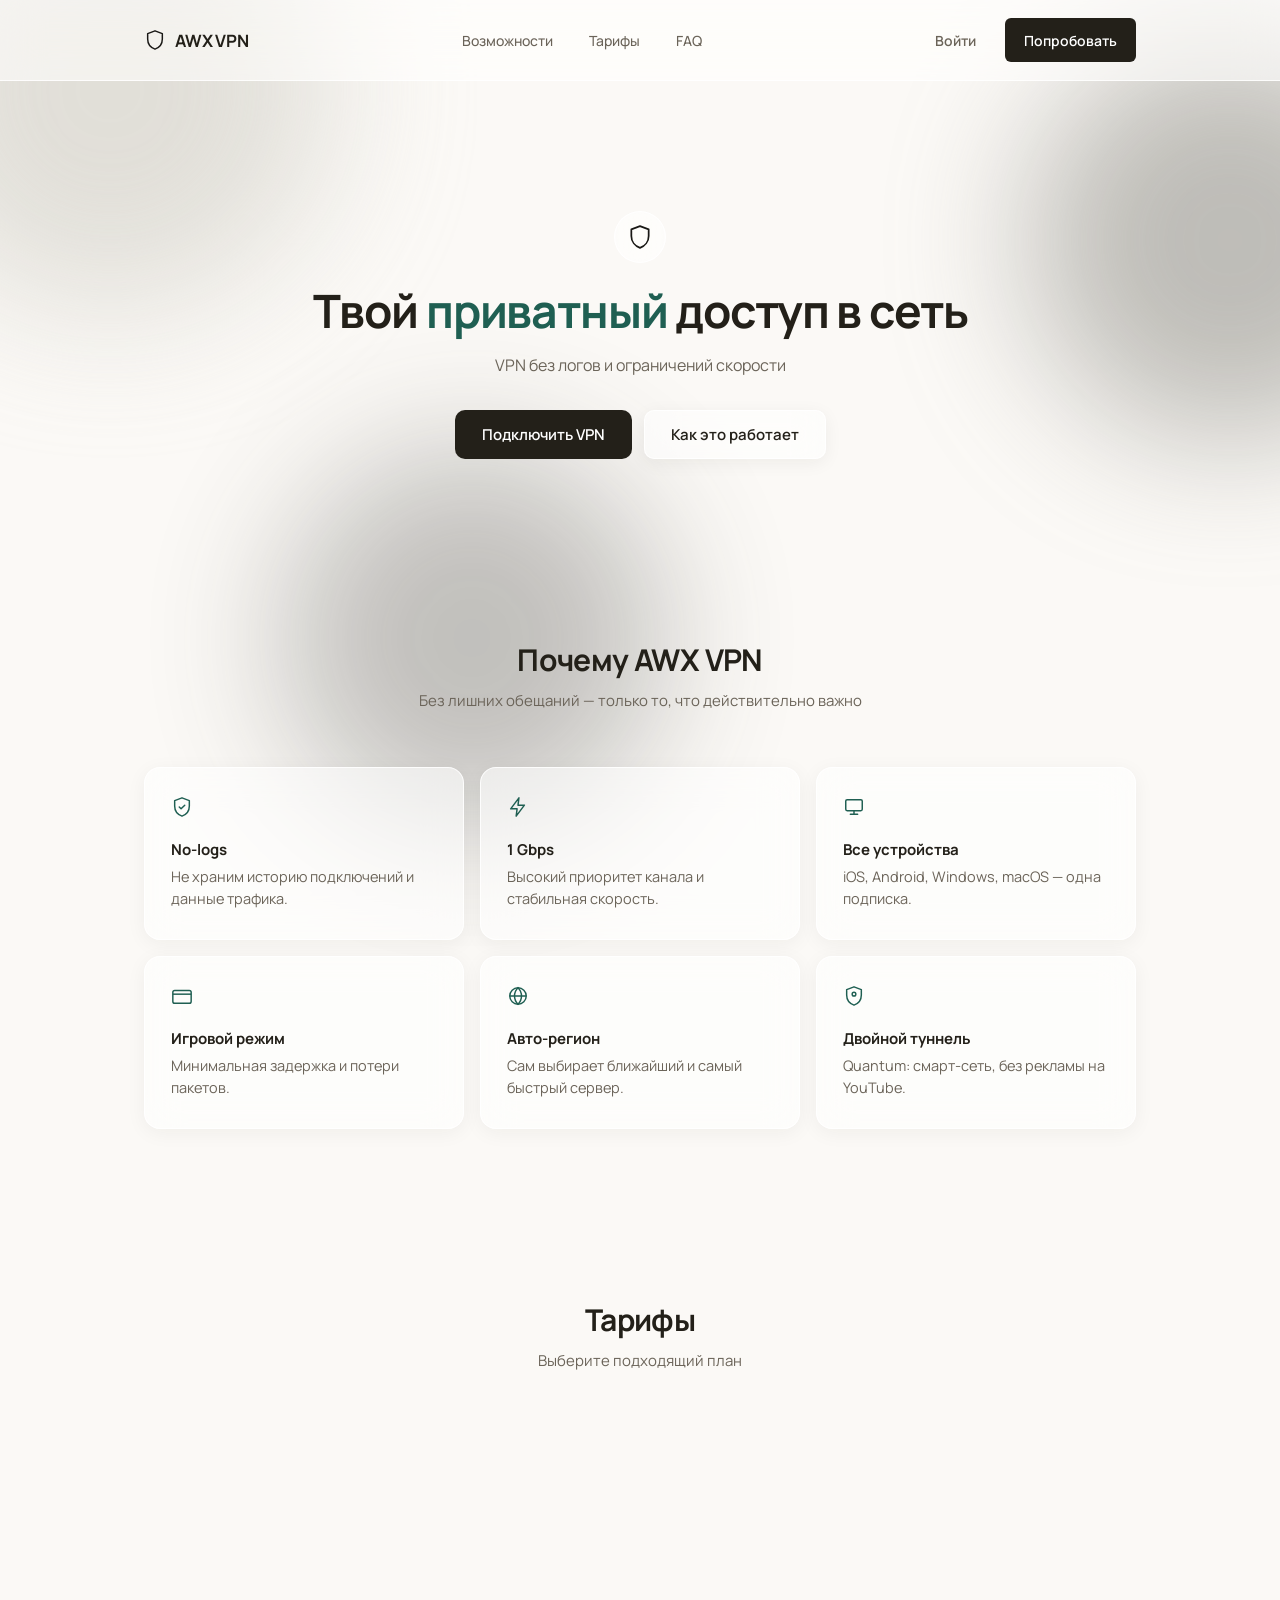
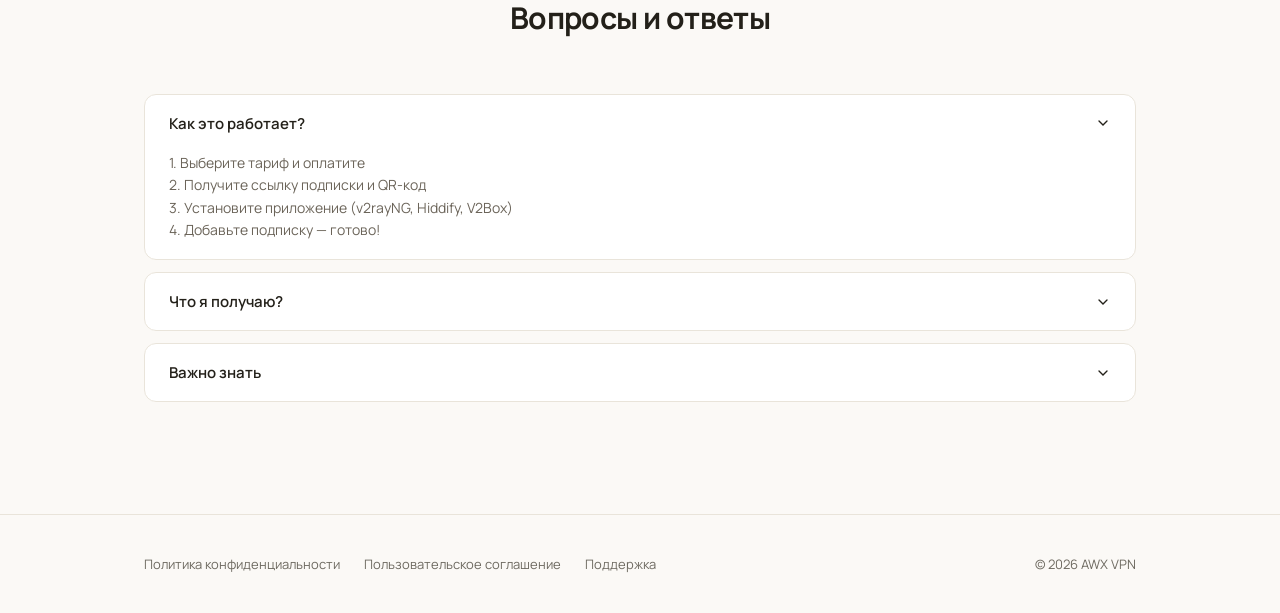
<file: frontend/index.html>
<!DOCTYPE html>
<html lang="ru">
<head>
<meta charset="UTF-8">
<meta name="viewport" content="width=device-width, initial-scale=1.0">
<title>AWX VPN — Приватный доступ в сеть</title>
<meta name="description" content="AWX VPN — приватный VPN без логов и ограничений скорости. Выберите тариф и получите доступ с 5 устройств за минуту.">
<link rel="preconnect" href="https://fonts.googleapis.com">
<link href="https://fonts.googleapis.com/css2?family=Manrope:wght@400;500;600;700&display=swap" rel="stylesheet">
<link rel="stylesheet" href="tokens.css">
<style>
  *{box-sizing:border-box;margin:0;padding:0;}
  /* Доступность: видимый фокус для клавиатуры + skip-link */
  :focus-visible{outline:2px solid var(--accent);outline-offset:2px;border-radius:4px;}
  .skip-link{
    position:absolute;left:12px;top:-100px;z-index:200;
    background:var(--accent);color:#fff;padding:12px 20px;border-radius:8px;
    font-size:14px;font-weight:600;text-decoration:none;transition:top .15s;
  }
  .skip-link:focus{top:12px;}
  @media(prefers-reduced-motion:reduce){
    *,*::before,*::after{animation-duration:.01ms!important;animation-iteration-count:1!important;transition-duration:.01ms!important;scroll-behavior:auto!important;}
  }
  body{
    background:var(--bg);color:var(--text);
    font-family:'Manrope',sans-serif;-webkit-font-smoothing:antialiased;
    position:relative;overflow-x:hidden;
  }
  .blob{position:fixed;border-radius:50%;filter:blur(70px);z-index:0;pointer-events:none;}
  .blob-1{width:440px;height:440px;background:#D6D4CC;top:-130px;left:-110px;opacity:.7;}
  .blob-2{width:400px;height:400px;background:#8C8B84;top:40px;right:-150px;opacity:.55;}
  .blob-3{width:380px;height:380px;background:#3E3E3A;bottom:8%;left:22%;opacity:.3;}
  .wrap{max-width:1040px;margin:0 auto;padding:0 24px;}

  /* Header */
  header{
    position:sticky;top:0;z-index:10;
    background:var(--glass-bg);
    backdrop-filter:blur(20px) saturate(160%);
    -webkit-backdrop-filter:blur(20px) saturate(160%);
    border-bottom:1px solid var(--glass-border);
    transition:background .2s ease;
  }
  header.solid{
    background:rgba(255,255,255,.92);
    border-bottom:1px solid var(--border);
  }
  nav{display:flex;align-items:center;justify-content:space-between;padding:18px 0;}
  .logo{display:flex;align-items:center;gap:9px;font-weight:700;font-size:17px;letter-spacing:-.01em;text-decoration:none;color:var(--text);}
  .logo-mark{width:22px;height:22px;flex-shrink:0;}
  .nav-links{display:flex;align-items:center;gap:36px;}
  .nav-links a{color:var(--text-2);text-decoration:none;font-size:14px;font-weight:500;transition:color .15s;}
  .nav-links a:hover{color:var(--text);}
  .nav-actions{display:flex;align-items:center;gap:10px;}
  /* Мобильная навигация: гамбургер + выпадающее меню (№28) */
  .nav-burger{
    display:none;width:44px;height:44px;align-items:center;justify-content:center;
    background:var(--surface);border:1px solid var(--border);border-radius:8px;
    color:var(--text);cursor:pointer;transition:border-color .15s,color .15s;
  }
  .nav-burger:hover{border-color:var(--text-3);}
  .mobile-menu{
    position:absolute;top:100%;left:0;right:0;z-index:9;
    background:var(--surface);border-bottom:1px solid var(--border);
    box-shadow:0 16px 40px rgba(35,32,25,.10);
  }
  .mobile-menu-inner{max-width:1040px;margin:0 auto;display:flex;flex-direction:column;gap:4px;padding:12px 24px 16px;}
  .mobile-menu-inner > a{
    padding:12px 14px;border-radius:8px;color:var(--text);text-decoration:none;
    font-size:15px;font-weight:600;min-height:44px;display:flex;align-items:center;
  }
  .mobile-menu-inner > a:hover{background:var(--bg);}
  .mobile-menu-divider{height:1px;background:var(--border);margin:8px 0;}
  .mobile-auth{display:flex;flex-direction:column;gap:8px;}
  .mobile-auth .btn{width:100%;}
  .mobile-auth .btn-ellipsis{overflow:hidden;text-overflow:ellipsis;white-space:nowrap;}
  .btn{
    display:inline-flex;align-items:center;justify-content:center;
    padding:9px 18px;min-height:44px;border-radius:6px;font-size:14px;font-weight:600;
    text-decoration:none;border:1px solid transparent;transition:all .15s;cursor:pointer;
  }
  .btn-ghost{color:var(--text-2);}
  .btn-ghost:hover{color:var(--text);}
  .btn-dark{background:var(--text);color:#fff;}
  .btn-dark:hover{background:#000;}
  .btn-outline{border:1px solid var(--border);color:var(--text);}
  .btn-outline:hover{border-color:var(--text-3);}
  .btn-glass{
    background:var(--glass-bg);border:1px solid var(--glass-border);color:var(--text);
    backdrop-filter:blur(16px);box-shadow:0 4px 18px rgba(30,30,20,.06);
  }
  .btn-glass:hover{background:rgba(255,255,255,.65);}
  .hidden{display:none!important;}
  .nav-user{display:inline-flex;align-items:center;gap:8px;}
  .nav-email{
    display:inline-block;max-width:200px;overflow:hidden;text-overflow:ellipsis;white-space:nowrap;
    color:var(--text);font-size:14px;font-weight:600;text-decoration:none;
    padding:8px 14px;border:1px solid var(--border);border-radius:6px;background:var(--surface);
    transition:border-color .15s;
  }
  .nav-email:hover{border-color:var(--accent);}
  .nav-logout{
    background:none;border:none;cursor:pointer;color:var(--text-3);
    width:44px;height:44px;border-radius:6px;display:inline-flex;align-items:center;justify-content:center;
    transition:color .15s,background .15s;
  }
  .nav-logout:hover{color:#dc2626;background:var(--accent-bg);}

  /* Hero */
  .hero{position:relative;z-index:1;padding:130px 0 110px;text-align:center;}
  .hero-icon{
    display:flex;align-items:center;justify-content:center;
    width:52px;height:52px;border-radius:50%;
    background:var(--glass-bg);border:1px solid var(--glass-border);
    backdrop-filter:blur(14px) saturate(160%);-webkit-backdrop-filter:blur(14px) saturate(160%);
    margin:0 auto 22px;
  }
  h1{font-weight:700;font-size:46px;line-height:1.15;letter-spacing:-.025em;margin:0 0 16px;white-space:normal;text-wrap:balance;}
  .accent-word{color:var(--accent);}
  .hero-sub{font-size:16px;color:var(--text-2);margin:0 0 34px;}
  .hero-ctas{display:flex;gap:12px;justify-content:center;}
  .btn-lg{padding:13px 26px;font-size:15px;border-radius:10px;}

  /* Features */
  section.features{position:relative;z-index:1;padding:70px 0 100px;}
  .section-head{max-width:480px;margin:0 auto 56px;text-align:center;}
  .section-head h2{font-size:30px;font-weight:700;letter-spacing:-.02em;margin:0 0 10px;}
  .section-head p{color:var(--text-2);font-size:15px;margin:0;}
  .feat-grid{display:grid;grid-template-columns:repeat(3,1fr);gap:16px;}
  .feat{
    padding:28px 26px;border-radius:16px;
    background:var(--glass-bg);border:1px solid var(--glass-border);
    backdrop-filter:blur(18px);box-shadow:0 4px 20px rgba(30,30,20,.05);
    transition:transform .15s,box-shadow .15s;
  }
  .feat:hover{transform:translateY(-2px);box-shadow:0 8px 30px rgba(30,30,20,.08);}
  .feat-icon{margin-bottom:16px;color:var(--accent);}
  .feat-title{font-weight:700;font-size:15px;margin-bottom:6px;}
  .feat-desc{font-size:14.5px;color:var(--text-2);line-height:1.55;}

  /* Tariffs */
  section.tariffs{position:relative;z-index:1;padding:70px 0 100px;}
  .tariff-grid{display:grid;grid-template-columns:repeat(3,1fr);gap:16px;}
  .tariff{
    padding:32px 28px;border-radius:16px;text-align:center;
    background:var(--surface);border:1px solid var(--border);
    box-shadow:0 4px 20px rgba(30,30,20,.04);
    transition:transform .15s,box-shadow .15s;position:relative;
  }
  .tariff:hover{transform:translateY(-2px);box-shadow:0 8px 30px rgba(30,30,20,.08);}
  .tariff.popular{border-color:var(--accent);box-shadow:0 4px 20px rgba(31,95,82,.1);}
  .tariff-badge{
    position:absolute;top:-10px;left:50%;transform:translateX(-50%);
    background:var(--accent);color:#fff;font-size:11px;font-weight:700;
    padding:4px 12px;border-radius:20px;letter-spacing:.03em;
  }
  .tariff-name{font-size:18px;font-weight:700;margin-bottom:8px;}
  .tariff-desc{font-size:13px;color:var(--text-2);line-height:1.5;margin:0 0 14px;}
  .tariff-custom-badge{
    position:absolute;top:12px;right:12px;z-index:2;
    background:#dc2626;color:#fff;font-size:11px;font-weight:700;
    padding:3px 10px;border-radius:20px;
  }
  /* Бейдж скидки (№44): не накладывается на кастомный бейдж тарифа —
     если оба присутствуют, скидка сдвигается ниже. */
  .tariff-discount{
    position:absolute;top:12px;right:12px;z-index:2;
    background:#dc2626;color:#fff;font-size:11px;font-weight:700;
    padding:3px 8px;border-radius:12px;
  }
  .tariff-discount.stacked{top:42px;}
  .tariff-price{font-size:36px;font-weight:700;color:var(--accent);margin-bottom:4px;}
  .tariff-period{font-size:13px;color:var(--text-3);margin-bottom:24px;}
  .tariff-features{text-align:left;margin-bottom:28px;}
  .tariff-features li{
    display:flex;align-items:center;gap:10px;
    font-size:13.5px;color:var(--text-2);padding:6px 0;
    list-style:none;
  }
  .tariff-features li svg{flex-shrink:0;color:var(--accent);}
  .tariff .btn{width:100%;padding:12px;font-size:14px;border-radius:8px;}

  /* FAQ */
  section.faq{position:relative;z-index:1;padding:70px 0 100px;}
  .faq-item{
    background:var(--surface);border:1px solid var(--border);
    border-radius:12px;margin-bottom:12px;overflow:hidden;
  }
  .faq-q{
    padding:18px 24px;cursor:pointer;font-weight:600;font-size:15px;
    display:flex;justify-content:space-between;align-items:center;
    transition:background .15s;
  }
  .faq-q:hover{background:var(--accent-bg);}
  .faq-q svg{transition:transform .2s;flex-shrink:0;}
  .faq-a{padding:0 24px 18px;font-size:14px;color:var(--text-2);line-height:1.6;}
  details.faq-item summary{list-style:none;cursor:pointer;}
  details.faq-item summary::-webkit-details-marker{display:none;}

  /* Footer */
  footer{position:relative;z-index:1;padding:40px 0;border-top:1px solid var(--border);}
  .footer-inner{display:flex;justify-content:space-between;align-items:center;flex-wrap:wrap;gap:16px;}
  .footer-links{display:flex;gap:24px;}
  .footer-links a{color:var(--text-3);text-decoration:none;font-size:13px;transition:color .15s;}
  .footer-links a:hover{color:var(--text);}
  .footer-copy{font-size:13px;color:var(--text-3);}

  /* Modal */
  .modal-overlay{
    display:none;position:fixed;inset:0;background:rgba(0,0,0,.4);
    backdrop-filter:blur(4px);z-index:100;align-items:center;justify-content:center;padding:24px;
  }
  .modal-overlay.active{display:flex;}
  .modal{
    background:var(--surface);border-radius:16px;padding:32px;max-width:420px;width:100%;
    max-height:calc(100vh - 48px);overflow-y:auto;
    box-shadow:0 20px 60px rgba(0,0,0,.15);position:relative;
  }
  .modal-close{
    position:absolute;top:12px;right:12px;background:none;border:none;
    cursor:pointer;color:var(--text-3);font-size:20px;line-height:1;
    width:44px;height:44px;display:flex;align-items:center;justify-content:center;border-radius:8px;
  }
  .modal-close:hover{color:var(--text);background:var(--accent-bg);}

  @media(max-width:820px){
    h1{font-size:32px;white-space:normal;}
    .nav-links{display:none;}
    /* Мобильная навигация: скрываем десктопные действия, показываем гамбургер.
       Это же гарантирует, что хедер помещается на 320px (№29): остаются
       только логотип + кнопка меню. */
    .nav-actions{display:none;}
    .nav-burger{display:inline-flex;}
    .feat-grid,.tariff-grid{grid-template-columns:1fr;}
    .hero{padding:80px 0 60px;}
  }
</style>
</head>
<body>

<a class="skip-link" href="#main">К содержанию</a>

<div class="blob blob-1"></div>
<div class="blob blob-2"></div>
<div class="blob blob-3"></div>

<header>
  <div class="wrap">
    <nav>
      <a href="/" class="logo">
        <svg class="logo-mark" viewBox="0 0 24 24" fill="none" aria-hidden="true" focusable="false">
          <path d="M12 2L4 5v6c0 5.2 3.4 9.4 8 11 4.6-1.6 8-5.8 8-11V5l-8-3z" stroke="#191815" stroke-width="1.6" stroke-linejoin="round"/>
        </svg>
        <span class="brand-name">AWX VPN</span>
      </a>
      <div class="nav-links">
        <a href="#features">Возможности</a>
        <a href="#tariffs">Тарифы</a>
        <a href="#faq">FAQ</a>
      </div>
      <div class="nav-actions">
        <div id="nav-user" class="nav-user hidden">
          <a href="/account.html" class="nav-email" id="nav-email"></a>
          <button id="nav-logout" class="nav-logout" onclick="handleNavLogout()" title="Выйти" aria-label="Выйти">
            <svg width="16" height="16" viewBox="0 0 24 24" fill="none" aria-hidden="true" focusable="false"><path d="M9 21H5a2 2 0 0 1-2-2V5a2 2 0 0 1 2-2h4" stroke="currentColor" stroke-width="1.6" stroke-linecap="round" stroke-linejoin="round"/><path d="M16 17l5-5-5-5M21 12H9" stroke="currentColor" stroke-width="1.6" stroke-linecap="round" stroke-linejoin="round"/></svg>
          </button>
        </div>
        <a href="/account.html" class="btn btn-ghost" id="nav-login-link">Войти</a>
        <a href="#tariffs" class="btn btn-dark">Попробовать</a>
      </div>
      <button id="nav-burger" class="nav-burger" aria-label="Открыть меню" aria-expanded="false"
              aria-controls="mobile-menu" onclick="toggleMobileMenu()">
        <svg width="22" height="22" viewBox="0 0 24 24" fill="none" aria-hidden="true" focusable="false"><path d="M4 7h16M4 12h16M4 17h16" stroke="currentColor" stroke-width="1.8" stroke-linecap="round"/></svg>
      </button>
    </nav>
  </div>

  <!-- Мобильное меню: дублирует десктоп-навигацию + вход/ЛК (№28) -->
  <div id="mobile-menu" class="mobile-menu" hidden>
    <div class="mobile-menu-inner">
      <a href="#features" onclick="closeMobileMenu()">Возможности</a>
      <a href="#tariffs" onclick="closeMobileMenu()">Тарифы</a>
      <a href="#faq" onclick="closeMobileMenu()">FAQ</a>
      <div class="mobile-menu-divider"></div>
      <div id="mm-auth" class="mobile-auth">
        <a href="/account.html" class="btn btn-dark">Войти</a>
        <a href="#tariffs" class="btn btn-outline" onclick="closeMobileMenu()">Попробовать</a>
      </div>
      <div id="mm-user" class="mobile-auth hidden">
        <a href="/account.html" class="btn btn-dark btn-ellipsis" id="mm-email"></a>
        <button class="btn btn-outline" onclick="handleNavLogout()">Выйти</button>
      </div>
    </div>
  </div>
</header>

<main id="main">
<section class="hero">
  <div class="wrap">
    <div class="hero-icon">
      <svg width="26" height="26" viewBox="0 0 24 24" fill="none" aria-hidden="true" focusable="false"><path d="M12 2L4 5v6c0 5.2 3.4 9.4 8 11 4.6-1.6 8-5.8 8-11V5l-8-3z" stroke="#191815" stroke-width="1.6" stroke-linejoin="round"/></svg>
    </div>
    <h1 id="hero-title">Твой <span class="accent-word">приватный</span> доступ в сеть</h1>
    <p class="hero-sub" id="hero-sub">VPN без логов и ограничений скорости</p>
    <div class="hero-ctas">
      <a href="#tariffs" class="btn btn-dark btn-lg">Подключить VPN</a>
      <a href="#features" class="btn btn-glass btn-lg">Как это работает</a>
    </div>
  </div>
</section>

<section class="features" id="features">
  <div class="wrap">
    <div class="section-head">
      <h2 class="brand-hero">Почему AWX VPN</h2>
      <p>Без лишних обещаний — только то, что действительно важно</p>
    </div>
    <div class="feat-grid">
      <div class="feat">
        <svg class="feat-icon" aria-hidden="true" focusable="false" width="22" height="22" viewBox="0 0 24 24" fill="none"><path d="M12 2L4 5v6c0 5.2 3.4 9.4 8 11 4.6-1.6 8-5.8 8-11V5l-8-3z" stroke="currentColor" stroke-width="1.6" stroke-linejoin="round"/><path d="M9 12l2 2 4-4" stroke="currentColor" stroke-width="1.6" stroke-linecap="round" stroke-linejoin="round"/></svg>
        <div class="feat-title">No-logs</div>
        <div class="feat-desc">Не храним историю подключений и данные трафика.</div>
      </div>
      <div class="feat">
        <svg class="feat-icon" aria-hidden="true" focusable="false" width="22" height="22" viewBox="0 0 24 24" fill="none"><path d="M13 2L4 14h7l-1 8 9-12h-7l1-8z" stroke="currentColor" stroke-width="1.6" stroke-linejoin="round"/></svg>
        <div class="feat-title">1 Gbps</div>
        <div class="feat-desc">Высокий приоритет канала и стабильная скорость.</div>
      </div>
      <div class="feat">
        <svg class="feat-icon" aria-hidden="true" focusable="false" width="22" height="22" viewBox="0 0 24 24" fill="none"><rect x="3" y="4" width="18" height="12" rx="1.5" stroke="currentColor" stroke-width="1.6"/><path d="M8 20h8M12 16v4" stroke="currentColor" stroke-width="1.6" stroke-linecap="round"/></svg>
        <div class="feat-title">Все устройства</div>
        <div class="feat-desc">iOS, Android, Windows, macOS — одна подписка.</div>
      </div>
      <div class="feat">
        <svg class="feat-icon" aria-hidden="true" focusable="false" width="22" height="22" viewBox="0 0 24 24" fill="none"><rect x="2" y="6" width="20" height="14" rx="2" stroke="currentColor" stroke-width="1.6"/><path d="M2 10h20" stroke="currentColor" stroke-width="1.6"/></svg>
        <div class="feat-title">Игровой режим</div>
        <div class="feat-desc">Минимальная задержка и потери пакетов.</div>
      </div>
      <div class="feat">
        <svg class="feat-icon" aria-hidden="true" focusable="false" width="22" height="22" viewBox="0 0 24 24" fill="none"><circle cx="12" cy="12" r="9" stroke="currentColor" stroke-width="1.6"/><path d="M3 12h18M12 3c2.5 2.5 3.8 5.7 3.8 9s-1.3 6.5-3.8 9c-2.5-2.5-3.8-5.7-3.8-9s1.3-6.5 3.8-9z" stroke="currentColor" stroke-width="1.6"/></svg>
        <div class="feat-title">Авто-регион</div>
        <div class="feat-desc">Сам выбирает ближайший и самый быстрый сервер.</div>
      </div>
      <div class="feat">
        <svg class="feat-icon" aria-hidden="true" focusable="false" width="22" height="22" viewBox="0 0 24 24" fill="none"><path d="M12 2L4 5v6c0 5.2 3.4 9.4 8 11 4.6-1.6 8-5.8 8-11V5l-8-3z" stroke="currentColor" stroke-width="1.6" stroke-linejoin="round"/><circle cx="12" cy="10" r="2" stroke="currentColor" stroke-width="1.6"/></svg>
        <div class="feat-title">Двойной туннель</div>
        <div class="feat-desc">Quantum: смарт-сеть, без рекламы на YouTube.</div>
      </div>
    </div>
  </div>
</section>

<section class="tariffs" id="tariffs">
  <div class="wrap">
    <div class="section-head">
      <h2>Тарифы</h2>
      <p>Выберите подходящий план</p>
    </div>
    <div id="tariff-grid" class="tariff-grid">
      <!-- Тарифы загружаются динамически -->
    </div>

    <!-- ДЕМО-РЕЖИМ (только для тестирования):
         Карточка выдачи подписки БЕЗ оплаты через POST /api/order/demo.
         В продакшене скрывается автоматически через DEMO_MODE=false в .env -->
    <div id="demo-section" class="demo-section hidden" style="margin-top:40px;">
      <div style="max-width:380px;margin:0 auto;background:var(--surface);border:2px dashed var(--border);border-radius:16px;padding:32px 28px;text-align:center;box-shadow:0 4px 20px rgba(30,30,20,.04);">
        <div style="display:inline-block;background:var(--accent-bg);color:var(--accent);font-size:11px;font-weight:700;padding:4px 12px;border-radius:20px;letter-spacing:.05em;margin-bottom:16px;">ТЕСТОВЫЙ РЕЖИМ</div>
        <div style="font-size:18px;font-weight:700;margin-bottom:6px;">🎮 Демо подписка</div>
        <div style="font-size:13px;color:var(--text-3);margin-bottom:20px;">Мгновенная выдача ключа без оплаты. Только для отладки.</div>
        <ul style="list-style:none;padding:0;margin:0 0 24px;text-align:left;">
          <li style="display:flex;align-items:center;gap:10px;font-size:13.5px;color:var(--text-2);padding:5px 0;"><svg width="16" height="16" viewBox="0 0 24 24" fill="none" aria-hidden="true" focusable="false"><path d="M5 13l4 4L19 7" stroke="currentColor" stroke-width="2" stroke-linecap="round" stroke-linejoin="round"/></svg>Quantum Месяц — 31 день</li>
          <li style="display:flex;align-items:center;gap:10px;font-size:13.5px;color:var(--text-2);padding:5px 0;"><svg width="16" height="16" viewBox="0 0 24 24" fill="none" aria-hidden="true" focusable="false"><path d="M5 13l4 4L19 7" stroke="currentColor" stroke-width="2" stroke-linecap="round" stroke-linejoin="round"/></svg>5 устройств · Безлимитный трафик</li>
          <li style="display:flex;align-items:center;gap:10px;font-size:13.5px;color:var(--text-2);padding:5px 0;"><svg width="16" height="16" viewBox="0 0 24 24" fill="none" aria-hidden="true" focusable="false"><path d="M5 13l4 4L19 7" stroke="currentColor" stroke-width="2" stroke-linecap="round" stroke-linejoin="round"/></svg>Мгновенная выдача ключа</li>
        </ul>
        <button onclick="showDemoPasswordModal()" class="btn btn-outline" style="width:100%;padding:12px;border-radius:8px;font-size:14px;">
          Получить демо-ключ
        </button>
      </div>
    </div>
  </div>
</section>

<section class="faq" id="faq">
  <div class="wrap">
    <div class="section-head">
      <h2>Вопросы и ответы</h2>
    </div>

    <details class="faq-item" open>
      <summary class="faq-q">
        Как это работает?
        <svg width="16" height="16" viewBox="0 0 24 24" fill="none" aria-hidden="true" focusable="false"><path d="M6 9l6 6 6-6" stroke="currentColor" stroke-width="2" stroke-linecap="round"/></svg>
      </summary>
      <div class="faq-a">
        1. Выберите тариф и оплатите<br>
        2. Получите ссылку подписки и QR-код<br>
        3. Установите приложение (v2rayNG, Hiddify, V2Box)<br>
        4. Добавьте подписку — готово!
      </div>
    </details>

    <details class="faq-item">
      <summary class="faq-q">
        Что я получаю?
        <svg width="16" height="16" viewBox="0 0 24 24" fill="none" aria-hidden="true" focusable="false"><path d="M6 9l6 6 6-6" stroke="currentColor" stroke-width="2" stroke-linecap="round"/></svg>
      </summary>
      <div class="faq-a">
        • Ссылку подписки со всеми серверами и протоколами<br>
        • 5 устройств одновременно<br>
        • Безлимитный трафик<br>
        • Игровой режим с минимальной задержкой
      </div>
    </details>

    <details class="faq-item">
      <summary class="faq-q">
        Важно знать
        <svg width="16" height="16" viewBox="0 0 24 24" fill="none" aria-hidden="true" focusable="false"><path d="M6 9l6 6 6-6" stroke="currentColor" stroke-width="2" stroke-linecap="round"/></svg>
      </summary>
      <div class="faq-a">
        • При импорте подписки в приложение появятся все 8 серверов<br>
        • Средства не возвращаются — услуга считается оказанной в момент получения ключа<br>
        • Каждая покупка создаёт новую подписку<br>
        • Вы можете докупить пакеты на +5 или +10 устройств в любой момент в личном кабинете
      </div>
    </details>
  </div>
</section>
</main>

<footer>
  <div class="wrap">
    <div class="footer-inner">
      <div class="footer-links">
        <a href="/privacy.html">Политика конфиденциальности</a>
        <a href="/terms.html">Пользовательское соглашение</a>
        <a id="support-link" href="mailto:support@awxvpn.com">Поддержка</a>
      </div>
      <div id="footer-copy" class="footer-copy">© 2026 AWX VPN</div>
    </div>
  </div>
</footer>

<!-- Modal -->
<div id="payment-modal" class="modal-overlay" role="dialog" aria-modal="true" aria-label="Покупка подписки" aria-hidden="true" onclick="if(event.target===this)closeModal()">
  <div class="modal">
    <button class="modal-close" onclick="closeModal()" aria-label="Закрыть">×</button>
    <div id="modal-content"></div>
  </div>
</div>

<script>
const API_BASE = 'http://localhost:8000';

// Кэш тарифов с ценами add-on'ов (из GET /api/tariffs) — для модалки подтверждения
let TARIFFS_CACHE = [];

const planName = (slug, title) => {
  const names = {
    quantum_month: 'Quantum Месяц',
    quantum_quarter: 'Quantum 3 Месяца',
    quantum_halfyear: 'Quantum 6 Месяцев',
    quantum_year: 'Quantum 12 Месяцев'
  };
  return names[slug] || title;
};

async function loadTariffs() {
  try {
    const resp = await fetch(`${API_BASE}/api/tariffs`);
    const data = await resp.json();
    // Ответ: {tariffs: [плоский], groups: [...], ungrouped: [slug...]}
    // Обратная совместимость: если пришёл массив — используем как есть.
    const tariffs = Array.isArray(data) ? data : (data.tariffs || []);
    TARIFFS_CACHE = tariffs;
    const monthPrice = tariffs.find(t => t.slug === 'quantum_month')?.price;

    const tariffCard = (t, idx) => {
      const fullPrice = monthPrice ? Math.round(monthPrice * t.days / 30) : null;
      const discount = fullPrice ? Math.round((1 - t.price / fullPrice) * 100) : 0;
      const isPopular = idx === 1;
      const dayWord = t.days % 10 === 1 && t.days % 100 !== 11 ? 'день' : (t.days % 10 >= 2 && t.days % 10 <= 4 && (t.days % 100 < 10 || t.days % 100 >= 20) ? 'дня' : 'дней');
      // Часть 6: контент тарифа из админки (описание, бейдж, преимущества)
      const checkSvg = '<svg width="16" height="16" viewBox="0 0 24 24" fill="none" aria-hidden="true" focusable="false"><path d="M5 13l4 4L19 7" stroke="currentColor" stroke-width="2" stroke-linecap="round" stroke-linejoin="round"/></svg>';
      const desc = t.description ? `<p class="tariff-desc">${escHtml(t.description)}</p>` : '';
      const customBadge = t.badge ? `<div class="tariff-custom-badge">${escHtml(t.badge)}</div>` : '';
      const defaultFeatures = ['Безлимитный трафик', (t.devices || 5) + ' устройств', 'Все серверы', 'Игровой режим'];
      const featItems = (t.features && t.features.length) ? t.features : defaultFeatures;
      const featuresHtml = featItems.map(f => `<li>${checkSvg}${escHtml(f)}</li>`).join('');

      return `
      <div class="tariff ${isPopular ? 'popular' : ''}">
        ${isPopular ? '<div class="tariff-badge">ПОПУЛЯРНЫЙ</div>' : ''}
        ${customBadge}
        ${discount >= 5 ? `<div class="tariff-discount${customBadge ? ' stacked' : ''}">-${discount}%</div>` : ''}
        <div class="tariff-name">${planName(t.slug, t.title)}</div>
        ${desc}
        <div class="tariff-price">${t.price} ₽</div>
        <div class="tariff-period">за ${t.days} ${dayWord}</div>
        <ul class="tariff-features">
          ${featuresHtml}
        </ul>
        <button onclick="buyTariff('${t.slug}','${planName(t.slug,t.title)}',${t.price},${t.days})" class="btn ${isPopular ? 'btn-dark' : 'btn-outline'}" style="width:100%;padding:12px;border-radius:8px;">
          Подключить
        </button>
      </div>
    `;
    };

    const container = document.getElementById('tariff-grid');
    const groups = (data.groups || []).filter(g => g.tariffs && g.tariffs.length);
    let html = '';

    if (groups.length) {
      container.style.display = 'block';  // внешний контейнер — блок, сетки внутри групп
      groups.forEach(g => {
        html += `
          <div class="tariff-group" style="margin-bottom:32px;">
            <h3 style="font-size:22px;font-weight:700;margin:0 0 4px;">${escHtml(g.title)}</h3>
            ${g.description ? `<p style="color:var(--text-2);font-size:14px;margin:0 0 16px;">${escHtml(g.description)}</p>` : ''}
            <div class="tariff-grid">${g.tariffs.map(tariffCard).join('')}</div>
          </div>`;
      });
      // Тарифы без группы — отдельной секцией
      const ungrouped = (data.ungrouped || [])
        .map(slug => tariffs.find(t => t.slug === slug))
        .filter(Boolean);
      if (ungrouped.length) {
        html += `
          <div class="tariff-group">
            <h3 style="font-size:22px;font-weight:700;margin:0 0 16px;">Все тарифы</h3>
            <div class="tariff-grid">${ungrouped.map(tariffCard).join('')}</div>
          </div>`;
      }
    } else {
      container.style.display = '';
      html = tariffs.map(tariffCard).join('');
    }

    container.innerHTML = html;
  } catch (e) {
    console.error('Failed to load tariffs:', e);
  }
}

function escHtml(s) {
  return String(s == null ? '' : s)
    .replace(/&/g, '&amp;').replace(/</g, '&lt;').replace(/>/g, '&gt;')
    .replace(/"/g, '&quot;').replace(/'/g, '&#39;');
}

function isAuthenticated() {
  return localStorage.getItem('awx_token') !== null;
}

async function buyTariff(slug, name, price, days) {
  if (!isAuthenticated()) {
    localStorage.setItem('awx_pending_tariff', JSON.stringify({slug, name, price, days}));
    window.location.href = '/account.html?redirect=buy';
    return;
  }

  // Экран подтверждения: карточка тарифа + селектор доп. устройств + итоговая сумма.
  const tariff = TARIFFS_CACHE.find(t => t.slug === slug) || {devices: 5, discount: 0, addons: []};
  const addons = tariff.addons || [];
  const baseDevices = tariff.devices || 5;

  // Первая опция — «Без доп. устройств» (выбрана по умолчанию). Минимум = базовый лимит тарифа.
  const optionCards = [
    {type: '', title: 'Без доп. устройств', price: 0},
    ...addons
  ].map(opt => `
    <label class="checkout-addon ${opt.type === '' ? 'checked' : ''}" id="${addonElId(opt.type)}">
      <input type="radio" name="checkout-addon" class="checkout-addon-input" value="${opt.type}" ${opt.type === '' ? 'checked' : ''} onchange="selectCheckoutAddon('${opt.type}')">
      <span>${opt.title}</span>
      <span class="checkout-addon-price">${opt.price ? '+' + opt.price + ' ₽' : ''}</span>
    </label>
  `).join('');

  document.getElementById('modal-content').innerHTML = `
    <style>
      .checkout-addons{display:flex;flex-direction:column;}
      .checkout-addon{position:relative;display:flex;justify-content:space-between;align-items:center;gap:12px;padding:12px 14px;border:1.5px solid var(--border);border-radius:8px;margin-bottom:8px;cursor:pointer;font-size:14px;color:var(--text);transition:border-color .15s,background .15s;}
      .checkout-addon:hover{border-color:var(--text-3);}
      .checkout-addon.checked{border-color:var(--accent);background:var(--accent-bg);}
      .checkout-addon-input{position:absolute;opacity:0;width:1px;height:1px;}
      .checkout-addon:focus-within{box-shadow:var(--focus-ring);}
      .checkout-addon-price{font-weight:600;color:var(--accent);}
      .checkout-total-row{display:flex;justify-content:space-between;align-items:center;border-top:1px solid var(--border);margin-top:4px;padding-top:14px;font-size:15px;}
      .checkout-total-row b{font-size:20px;color:var(--text);}
    </style>
    <div style="background:var(--accent-bg);border-radius:12px;padding:20px;margin-bottom:16px;">
      <div style="font-weight:700;font-size:16px;margin-bottom:4px;">${name}</div>
      <div style="font-size:28px;font-weight:700;color:var(--accent);">${price} ₽</div>
      <div style="font-size:13px;color:var(--text-3);">на ${days} дней</div>
    </div>
    <ul style="list-style:none;padding:0;margin:0 0 18px;font-size:13px;color:var(--text-2);">
      <li style="padding:4px 0;">✓ Безлимитный трафик</li>
      <li style="padding:4px 0;">✓ ${baseDevices} устройств в подписке</li>
      <li style="padding:4px 0;">✓ Все серверы и протоколы</li>
    </ul>
    ${addons.length ? `
    <div style="margin-bottom:16px;">
      <div style="font-weight:600;font-size:14px;margin-bottom:4px;">Дополнительные устройства</div>
      <div style="font-size:12.5px;color:var(--text-3);margin-bottom:10px;">Можно докупить при покупке подписки</div>
      <div class="checkout-addons" role="radiogroup" aria-label="Дополнительные устройства">${optionCards}</div>
    </div>` : ''}
    <div style="margin-bottom:16px;">
      <label for="checkout-promo" style="display:block;font-weight:600;font-size:14px;margin-bottom:4px;">Промокод</label>
      <div style="display:flex;gap:8px;">
        <input id="checkout-promo" placeholder="Например: SUMMER20" autocomplete="off" aria-describedby="checkout-promo-status" style="flex:1;min-width:0;padding:10px 12px;border:1.5px solid var(--border);border-radius:8px;background:var(--bg);color:var(--text);font-size:14px;">
        <button class="btn btn-outline" onclick="applyPromo()" style="white-space:nowrap;">Применить</button>
      </div>
      <div id="checkout-promo-status" role="status" aria-live="polite" style="font-size:12.5px;margin-top:6px;"></div>
    </div>
    <div class="checkout-total-row">
      <span style="color:var(--text-2);">Итого</span>
      <div style="text-align:right;">
        <div id="checkout-promo-line" aria-live="polite" style="font-size:12.5px;color:var(--ok);display:none;"></div>
        <b id="checkout-total" aria-live="polite">${price} ₽</b>
      </div>
    </div>
    <button id="checkout-pay" onclick="payCheckout('${slug}')" class="btn btn-dark" style="width:100%;padding:13px;margin-top:16px;font-size:15px;">Оплатить ${price} ₽</button>
    <button onclick="closeModal()" class="btn btn-outline" style="width:100%;padding:12px;margin-top:8px;">Отмена</button>
  `;
  openModal('Покупка подписки');
  window._checkout = {slug: slug, base: price, addon: '', promo: '', promoInfo: null, promoDiscount: 0};
}

function addonElId(type) {
  return 'checkout-addon-' + (type || 'none');
}

function selectCheckoutAddon(type) {
  const tariff = TARIFFS_CACHE.find(t => t.slug === window._checkout.slug) || {addons: []};
  // Все опции селектора: «без доп. устройств» + пакеты addon'ов
  [{type: ''}, ...(tariff.addons || [])].forEach(o => {
    const el = document.getElementById(addonElId(o.type));
    if (el) el.classList.toggle('checked', o.type === type);
  });
  window._checkout.addon = type;
  if (window._checkout.promo) {
    // Промо применён — пересчитаем скидку у сервера с учётом нового add-on'а
    applyPromo(true).catch(() => {});
  } else {
    renderCheckoutTotal();
  }
}

// Пересчёт итоговой суммы в модалке. Скидка считается по серверному ответу
// промо-кода (kind/value), чтобы не расходиться с /api/order/create.
function renderCheckoutTotal() {
  const ck = window._checkout || {};
  const tariff = TARIFFS_CACHE.find(t => t.slug === ck.slug) || {addons: []};
  const selected = (tariff.addons || []).find(a => a.type === ck.addon);
  let total = (ck.base || 0) + (selected ? selected.price : 0);
  let discount = 0;
  if (ck.promoInfo) {
    if (ck.promoInfo.kind === 'fixed') {
      discount = Math.min(ck.promoInfo.value, total);
    } else {
      discount = Math.round(total * ck.promoInfo.value / 100 * 100) / 100;
    }
    discount = Math.round(discount * 100) / 100;
  }
  const final = Math.max(0, total - discount);
  const totalEl = document.getElementById('checkout-total');
  const payEl = document.getElementById('checkout-pay');
  if (totalEl) totalEl.textContent = final + ' ₽';
  if (payEl) payEl.textContent = 'Оплатить ' + final + ' ₽';
  const line = document.getElementById('checkout-promo-line');
  if (line) {
    if (discount > 0) {
      line.textContent = 'Скидка по промокоду ' + ck.promo + ': −' + discount + ' ₽';
      line.style.display = 'block';
    } else {
      line.style.display = 'none';
    }
  }
}

async function applyPromo(silent) {
  const input = document.getElementById('checkout-promo');
  const status = document.getElementById('checkout-promo-status');
  const code = (input ? input.value : '').trim();
  if (!code) {
    if (!silent) {
      window._checkout.promo = '';
      window._checkout.promoInfo = null;
      renderCheckoutTotal();
      if (status) { status.style.color = 'var(--text-3)'; status.textContent = 'Введите код промокода'; }
    }
    return;
  }
  try {
    const resp = await fetch(`${API_BASE}/api/promo/check`, {
      method: 'POST',
      headers: {'Content-Type': 'application/json'},
      body: JSON.stringify({
        code: code,
        tariff: window._checkout.slug,
        addon_type: window._checkout.addon || ''
      })
    });
    const data = await resp.json();
    if (data.valid) {
      window._checkout.promo = data.code;
      window._checkout.promoInfo = {kind: data.kind, value: data.value};
      if (status) { status.style.color = 'var(--ok)'; status.textContent = 'Промокод применён: −' + data.discount + ' ₽'; }
      renderCheckoutTotal();
    } else {
      if (!silent) {
        window._checkout.promo = '';
        window._checkout.promoInfo = null;
        renderCheckoutTotal();
      }
      if (status) { status.style.color = 'var(--err)'; status.textContent = data.error || 'Промокод недействителен'; }
    }
  } catch (e) {
    if (status) { status.style.color = 'var(--err)'; status.textContent = 'Ошибка проверки промокода'; }
  }
}

async function payCheckout(slug) {
  const btn = document.getElementById('checkout-pay');
  if (btn) { btn.disabled = true; btn.textContent = 'Создание заказа...'; }

  try {
    const token = localStorage.getItem('awx_token');
    const headers = {'Content-Type': 'application/json'};
    if (token) headers['Authorization'] = `Bearer ${token}`;

    const resp = await fetch(`${API_BASE}/api/order/create`, {
      method: 'POST',
      headers: headers,
      body: JSON.stringify({
        tariff: slug,
        addon_type: (window._checkout && window._checkout.addon) || '',
        promo_code: (window._checkout && window._checkout.promo) || ''
      })
    });
    const data = await resp.json();
    if (data.payment_url) {
      window.location.href = data.payment_url;
    } else {
      throw new Error(data.error || 'No payment URL');
    }
  } catch (e) {
    document.getElementById('modal-content').innerHTML = `
      <div style="text-align:center;padding:24px 0;color:var(--err);">
        <p style="font-weight:600;margin-bottom:12px;" role="alert">Ошибка при создании заказа</p>
        <p style="font-size:13px;color:var(--text-3);">Попробуйте позже</p>
        <button onclick="closeModal()" class="btn btn-outline" style="margin-top:16px;">Закрыть</button>
      </div>
    `;
  }
}

// Доступность модалки: фокус внутрь, возврат фокуса, блокировка скролла фона, aria.
let lastFocusedEl = null;

function openModal(label) {
  const modal = document.getElementById('payment-modal');
  if (label) modal.setAttribute('aria-label', label);
  modal.classList.add('active');
  modal.setAttribute('aria-hidden', 'false');
  lastFocusedEl = document.activeElement;
  document.body.style.overflow = 'hidden';
  const first = modal.querySelector('button:not([disabled]), input:not([disabled]), [href], select, textarea');
  if (first) first.focus();
}

function closeModal() {
  const modal = document.getElementById('payment-modal');
  modal.classList.remove('active');
  modal.setAttribute('aria-hidden', 'true');
  document.body.style.overflow = '';
  if (lastFocusedEl && lastFocusedEl.focus) lastFocusedEl.focus();
}

// Фокус-ловушка: Tab/Shift+Tab не выходят за пределы модалки.
const paymentModalEl = document.getElementById('payment-modal');
paymentModalEl.addEventListener('keydown', e => {
  if (e.key !== 'Tab') return;
  const focusables = paymentModalEl.querySelectorAll('button:not([disabled]), input:not([disabled]), [href], select, textarea');
  if (!focusables.length) return;
  const first = focusables[0];
  const last = focusables[focusables.length - 1];
  if (e.shiftKey && document.activeElement === first) { e.preventDefault(); last.focus(); }
  else if (!e.shiftKey && document.activeElement === last) { e.preventDefault(); first.focus(); }
});

// Закрытие модалки по Escape.
document.addEventListener('keydown', e => {
  if (e.key === 'Escape') {
    const modal = document.getElementById('payment-modal');
    if (modal.classList.contains('active')) closeModal();
  }
});

// ДЕМО-РЕЖИМ (только для тестирования): выдаёт ключ без оплаты через POST /api/order/demo.
// В продакшене кнопка скрыта через DEMO_MODE=false в .env (см. initDemoMode).
// Доступ защищён паролем (demo_password на сервере).
function showDemoPasswordModal() {
  document.getElementById('modal-content').innerHTML = `
    <div style="text-align:center;">
      <div style="margin-bottom:12px;color:var(--accent);" aria-hidden="true">
        <svg width="36" height="36" viewBox="0 0 24 24" fill="none" stroke="currentColor" stroke-width="1.6" stroke-linecap="round" stroke-linejoin="round" focusable="false"><path d="M21 2l-2 2m-7.61 7.61a5.5 5.5 0 1 1-7.778 7.778 5.5 5.5 0 0 1 7.777-7.777zm0 0L15.5 7.5m0 0l3 3L22 7l-3-3m-3.5 3.5L19 4"/></svg>
      </div>
      <h3 style="font-size:18px;font-weight:700;margin-bottom:6px;">Демо-доступ</h3>
      <p style="font-size:13px;color:var(--text-3);margin-bottom:20px;">Введите тестовый пароль для получения ключа</p>
      <label for="demo-password-input" style="display:block;text-align:left;font-weight:600;font-size:14px;margin-bottom:6px;">Пароль демо-доступа</label>
      <input id="demo-password-input" type="password" placeholder="Введите пароль" autocomplete="off" aria-describedby="demo-password-error"
        style="width:100%;padding:12px 14px;border:1.5px solid var(--border);border-radius:8px;font-size:14px;background:var(--bg);margin-bottom:10px;"
        onkeydown="if(event.key==='Enter')demoOrder()">
      <div id="demo-password-error" role="alert" style="color:var(--err);font-size:13px;margin-bottom:10px;display:none;"></div>
      <button id="demo-modal-submit" onclick="demoOrder()" class="btn btn-outline" style="width:100%;padding:12px;border-radius:8px;font-size:14px;">Получить демо-ключ</button>
    </div>
  `;
  openModal('Демо-доступ');
  const input = document.getElementById('demo-password-input');
  if (input) input.focus();
}

function demoPasswordError(msg) {
  const err = document.getElementById('demo-password-error');
  if (!err) return;
  err.textContent = msg;
  err.style.display = 'block';
}

async function demoOrder() {
  if (!isAuthenticated()) {
    window.location.href = '/account.html?redirect=buy';
    return;
  }

  const input = document.getElementById('demo-password-input');
  const password = input ? input.value.trim() : '';
  if (!password) {
    demoPasswordError('Введите пароль');
    return;
  }

  const btn = document.getElementById('demo-modal-submit');
  if (btn) { btn.disabled = true; btn.textContent = 'Создание ключа...'; }

  try {
    const token = localStorage.getItem('awx_token');
    const headers = {'Content-Type': 'application/json'};
    if (token) headers['Authorization'] = `Bearer ${token}`;

    const resp = await fetch(`${API_BASE}/api/order/demo`, {
      method: 'POST',
      headers: headers,
      body: JSON.stringify({tariff: 'quantum_month', password: password})
    });
    const data = await resp.json();

    if (data.order_id) {
      // payment_url — абсолютная ссылка на страницу успеха (корректна и при file:// витрине)
      window.location.href = data.payment_url || `/payment/success?order_id=${data.order_id}`;
      return;
    }

    // 403 — неверный пароль; остальные ошибки — общие
    if (resp.status === 403) {
      demoPasswordError('Неверный пароль');
    } else {
      demoPasswordError(data.detail || 'Не удалось создать демо-заказ');
    }
  } catch (e) {
    demoPasswordError(e.message || 'Ошибка сети');
  } finally {
    if (btn) { btn.disabled = false; btn.textContent = 'Получить демо-ключ'; }
  }
}

// ДЕМО-РЕЖИМ: показываем кнопку только если DEMO_MODE=true на сервере (.env).
async function initDemoMode() {
  const demoSection = document.getElementById('demo-section');
  if (!demoSection) return;
  try {
    const resp = await fetch(`${API_BASE}/api/config`);
    const data = await resp.json();
    demoSection.classList.toggle('hidden', !data.demo_mode);
  } catch (e) {
    // Сервер недоступен — прячем демо-кнопку
    demoSection.classList.add('hidden');
  }
}

// БРЕНДИНГ из админки (site_name, accent_color, support_contact)
async function initBranding() {
  try {
    const resp = await fetch(`${API_BASE}/api/config`);
    const data = await resp.json();
    if (data.branding) applyBranding(data.branding);
  } catch (e) { /* сервер недоступен — остаёмся с дефолтом */ }
}

// Применение брендинга из админки: название, акцентный цвет, поддержка.
function applyBranding(b) {
  if (!b) return;
  const name = b.site_name || 'AWX VPN';
  document.title = document.title.replace(/^[^—–-]+/, name) || name + ' — Приватный доступ в сеть';
  document.querySelectorAll('.brand-name').forEach(el => { el.textContent = name; });
  const hero = document.querySelector('.brand-hero');
  if (hero) hero.textContent = hero.textContent.replace(/AWX VPN/, name);
  const copy = document.getElementById('footer-copy');
  if (copy) copy.textContent = b.footer_text ? b.footer_text : ('© ' + (new Date().getFullYear()) + ' ' + name);
  const support = document.getElementById('support-link');
  if (support && b.support_contact) {
    support.href = /^[^@]+@[^@]+$/.test(b.support_contact) ? 'mailto:' + b.support_contact : b.support_contact;
    support.textContent = b.support_contact.split('@')[0].length ? 'Поддержка' : 'Поддержка';
  }
  if (b.accent_color) {
    document.documentElement.style.setProperty('--accent', b.accent_color);
    document.documentElement.style.setProperty('--accent-bg', hexToRgba(b.accent_color, 0.10));
  }
  // Часть 6: логотип, hero-тексты, meta description
  if (b.logo_data_url) {
    document.querySelectorAll('.logo-mark').forEach(el => {
      if (el.tagName === 'IMG') { el.src = b.logo_data_url; return; }
      const img = document.createElement('img');
      img.className = 'logo-mark';
      img.src = b.logo_data_url;
      img.alt = name;
      img.style.cssText = 'width:22px;height:22px;object-fit:contain;';
      el.replaceWith(img);
    });
  }
  const heroTitle = document.getElementById('hero-title');
  if (heroTitle && b.hero_title) heroTitle.textContent = b.hero_title;
  const heroSub = document.getElementById('hero-sub');
  if (heroSub && b.hero_subtitle) heroSub.textContent = b.hero_subtitle;
  if (b.site_description) {
    const meta = document.querySelector('meta[name="description"]');
    if (meta) meta.content = b.site_description;
  }
}

function hexToRgba(hex, alpha) {
  const m = /^#?([0-9a-f]{6})$/i.exec(String(hex).trim());
  if (!m) return 'rgba(0,0,0,0.08)';
  const n = parseInt(m[1], 16);
  return `rgba(${(n>>16)&255},${(n>>8)&255},${n&255},${alpha})`;
}

async function initNavUser() {
  const token = localStorage.getItem('awx_token');
  const loginLink = document.getElementById('nav-login-link');
  const userBox = document.getElementById('nav-user');
  const emailEl = document.getElementById('nav-email');
  if (!token || !loginLink) return;
  try {
    const resp = await fetch(`${API_BASE}/api/auth/me`, {
      headers: {'Authorization': `Bearer ${token}`}
    });
    if (!resp.ok) {
      localStorage.removeItem('awx_token');
      return;
    }
    const data = await resp.json();
    if (data && data.email) {
      emailEl.textContent = data.email;
      emailEl.title = data.email;
      loginLink.classList.add('hidden');
      userBox.classList.remove('hidden');
      // Мобильное меню: показываем email + «Выйти» вместо «Войти» (№28)
      const mmAuth = document.getElementById('mm-auth');
      const mmUser = document.getElementById('mm-user');
      const mmEmail = document.getElementById('mm-email');
      if (mmEmail) mmEmail.textContent = data.email;
      if (mmAuth) mmAuth.classList.add('hidden');
      if (mmUser) mmUser.classList.remove('hidden');
    }
  } catch (e) {
    // Сервер недоступен — оставляем «Войти»
  }
}

function handleNavLogout() {
  const token = localStorage.getItem('awx_token');
  localStorage.removeItem('awx_token');
  if (token) {
    // Лучший-effort инвалидация токена на сервере (№31). Даже при ошибке сети
    // выходим локально — следующий вход выдаст свежий token_version.
    fetch('/api/auth/logout', {
      method: 'POST',
      headers: { 'Authorization': 'Bearer ' + token },
      keepalive: true,
    }).catch(() => {});
  }
  window.location.reload();
}

// ————————————————— МОБИЛЬНОЕ МЕНЮ (№28) —————————————————
function toggleMobileMenu() {
  const menu = document.getElementById('mobile-menu');
  const burger = document.getElementById('nav-burger');
  const open = menu.hasAttribute('hidden');
  menu.toggleAttribute('hidden');
  burger.setAttribute('aria-expanded', String(open));
  burger.setAttribute('aria-label', open ? 'Закрыть меню' : 'Открыть меню');
}
function closeMobileMenu() {
  const menu = document.getElementById('mobile-menu');
  if (!menu || menu.hasAttribute('hidden')) return;
  menu.toggleAttribute('hidden');
  const burger = document.getElementById('nav-burger');
  if (burger) {
    burger.setAttribute('aria-expanded', 'false');
    burger.setAttribute('aria-label', 'Открыть меню');
  }
}
// Escape и клик вне меню закрывают его
document.addEventListener('keydown', (e) => { if (e.key === 'Escape') closeMobileMenu(); });
document.addEventListener('click', (e) => {
  const menu = document.getElementById('mobile-menu');
  if (!menu || menu.hasAttribute('hidden')) return;
  const burger = document.getElementById('nav-burger');
  if (!menu.contains(e.target) && !(burger && burger.contains(e.target))) closeMobileMenu();
});

initNavUser();

// №30: конверсия — вернулись из ЛК после входа с выбранным тарифом (?buy=slug).
// Открываем чекаут этого тарифа (awx_pending_tariff уже потреблён в account.html).
function openPendingCheckout() {
  const params = new URLSearchParams(window.location.search);
  const slug = params.get('buy');
  if (!slug) return;
  // Убираем ?buy из адресной строки, чтобы повторная перезагрузка не открывала чекаут заново
  history.replaceState(null, '', window.location.pathname);
  const t = TARIFFS_CACHE.find(x => x.slug === slug);
  if (!t) return;
  let pending = null;
  try { pending = JSON.parse(localStorage.getItem('awx_pending_tariff') || 'null'); } catch (e) {}
  localStorage.removeItem('awx_pending_tariff');
  const name = (pending && pending.name) || planName(slug, t.title);
  const price = (pending && pending.price != null) ? pending.price : t.price;
  const days = (pending && pending.days != null) ? pending.days : t.days;
  buyTariff(slug, name, price, days);
}

loadTariffs().then(openPendingCheckout);

initDemoMode();

initBranding();

// Scroll effect for header
const header = document.querySelector('header');
window.addEventListener('scroll', () => {
  header.classList.toggle('solid', window.scrollY > 40);
});
</script>

</body>
</html>
</file>
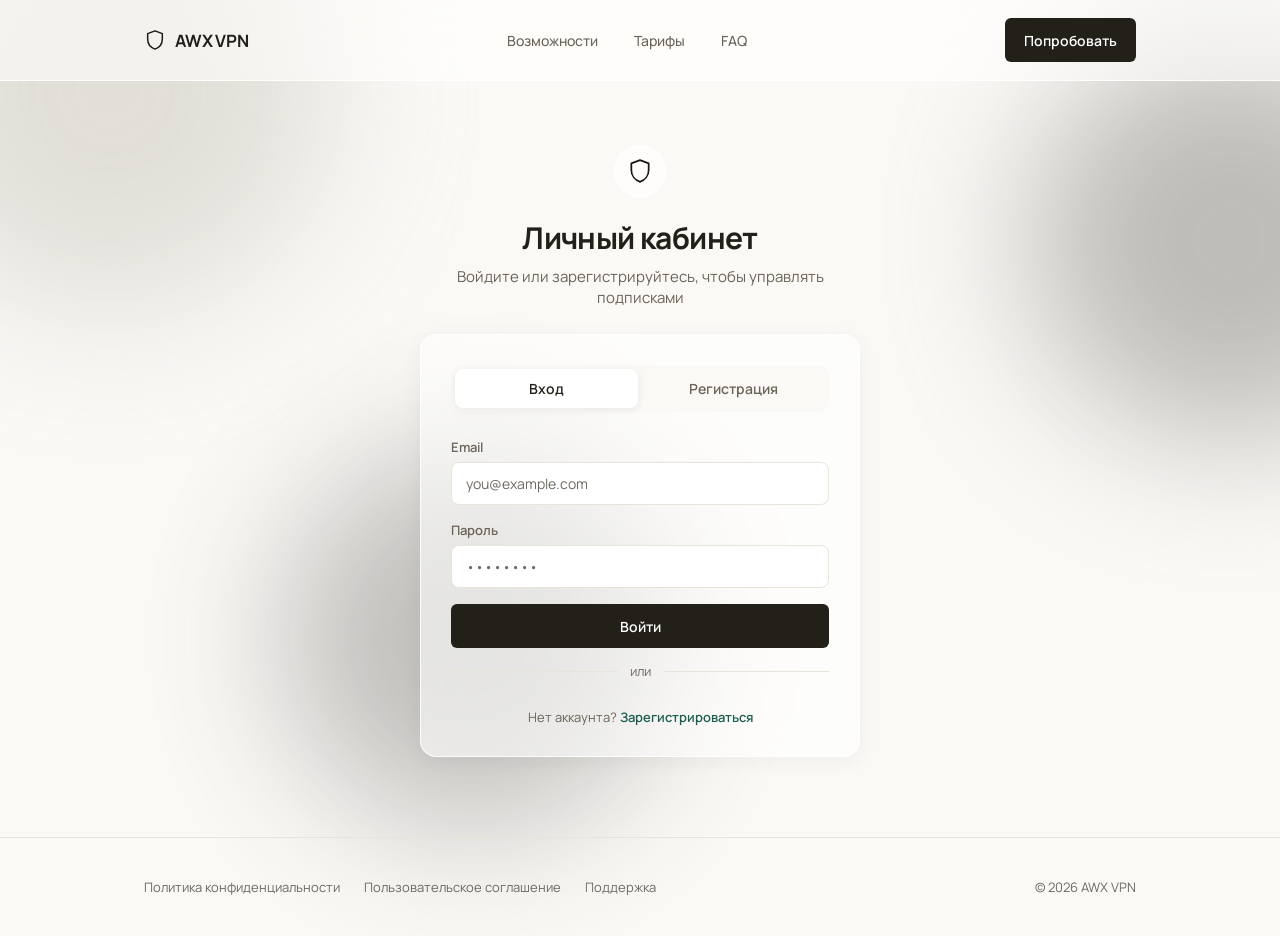
<file: frontend/account.html>
<!DOCTYPE html>
<html lang="ru">
<head>
<meta charset="UTF-8">
<meta name="viewport" content="width=device-width, initial-scale=1.0">
<title>Личный кабинет — AWX VPN</title>
<link rel="preconnect" href="https://fonts.googleapis.com">
<link href="https://fonts.googleapis.com/css2?family=Manrope:wght@400;500;600;700&display=swap" rel="stylesheet">
<link rel="stylesheet" href="tokens.css">
<style>
  *{box-sizing:border-box;margin:0;padding:0;}
  body{
    background:var(--bg);color:var(--text);
    font-family:'Manrope',sans-serif;-webkit-font-smoothing:antialiased;
    position:relative;overflow-x:hidden;min-height:100vh;
    display:flex;flex-direction:column;
  }
  .blob{position:fixed;border-radius:50%;filter:blur(70px);z-index:0;pointer-events:none;}
  .blob-1{width:440px;height:440px;background:#D6D4CC;top:-130px;left:-110px;opacity:.7;}
  .blob-2{width:400px;height:400px;background:#8C8B84;top:40px;right:-150px;opacity:.55;}
  .blob-3{width:380px;height:380px;background:#3E3E3A;bottom:8%;left:22%;opacity:.3;}
  .wrap{max-width:1040px;margin:0 auto;padding:0 24px;}
  .hidden{display:none!important;}
  .visually-hidden{position:absolute;width:1px;height:1px;padding:0;margin:-1px;overflow:hidden;clip:rect(0 0 0 0);white-space:nowrap;border:0;}

  /* Header */
  header{
    position:sticky;top:0;z-index:10;
    background:var(--glass-bg);
    backdrop-filter:blur(20px) saturate(160%);
    -webkit-backdrop-filter:blur(20px) saturate(160%);
    border-bottom:1px solid var(--glass-border);
    transition:background .2s ease;
  }
  header.solid{
    background:rgba(255,255,255,.92);
    border-bottom:1px solid var(--border);
  }
  nav{display:flex;align-items:center;justify-content:space-between;padding:18px 0;}
  .logo{display:flex;align-items:center;gap:9px;font-weight:700;font-size:17px;letter-spacing:-.01em;text-decoration:none;color:var(--text);}
  .logo-mark{width:22px;height:22px;flex-shrink:0;}
  .nav-links{display:flex;align-items:center;gap:36px;}
  .nav-links a{color:var(--text-2);text-decoration:none;font-size:14px;font-weight:500;transition:color .15s;}
  .nav-links a:hover{color:var(--text);}
  .nav-actions{display:flex;align-items:center;gap:10px;}
  .btn{
    display:inline-flex;align-items:center;justify-content:center;
    padding:9px 18px;border-radius:6px;font-size:14px;font-weight:600;
    text-decoration:none;border:1px solid transparent;transition:all .15s;cursor:pointer;
    font-family:'Manrope',sans-serif;
    min-height:44px; /* touch-цель ≥44px (WCAG 2.5.8) */
  }
  .btn-ghost{color:var(--text-2);background:transparent;}
  .btn-ghost:hover{color:var(--text);}
  .btn-dark{background:var(--text);color:#fff;}
  .btn-dark:hover{background:#000;}
  .btn-outline{border:1px solid var(--border);color:var(--text);background:var(--surface);}
  .btn-outline:hover{border-color:var(--text-3);}
  .btn-danger{color:#C0392B;border-color:#E8C4C4;background:var(--surface);}
  .btn-danger:hover{background:#FBEAEA;border-color:#C0392B;}
  .btn-glass{
    background:var(--glass-bg);border:1px solid var(--glass-border);color:var(--text);
    backdrop-filter:blur(16px);box-shadow:0 4px 18px rgba(30,30,20,.06);
  }
  .btn-glass:hover{background:rgba(255,255,255,.65);}
  .btn-block{width:100%;}
  .btn-loading{opacity:.6;cursor:not-allowed;pointer-events:none;}
  .btn-spinner{display:inline-block;width:14px;height:14px;border:2px solid currentColor;border-top-color:transparent;border-radius:50%;animation:spin 1s linear infinite;margin-right:8px;vertical-align:-2px;}

  .hero-icon{
    display:flex;align-items:center;justify-content:center;
    width:52px;height:52px;border-radius:50%;
    background:var(--glass-bg);border:1px solid var(--glass-border);
    backdrop-filter:blur(14px) saturate(160%);-webkit-backdrop-filter:blur(14px) saturate(160%);
    margin:0 auto 20px;
  }

  /* Account page */
  .main{position:relative;z-index:1;flex:1;display:flex;flex-direction:column;}
  .account-page{padding:64px 0 80px;position:relative;z-index:1;}
  .auth-wrap{max-width:440px;margin:0 auto;}
  .auth-head{text-align:center;margin-bottom:26px;}
  .auth-head h1{font-size:30px;font-weight:700;letter-spacing:-.02em;margin-bottom:8px;}
  .auth-head p{font-size:15px;color:var(--text-2);}

  .auth-banner{
    background:var(--accent-bg);border:1px solid rgba(31,95,82,.2);border-radius:12px;
    padding:16px 18px;margin-bottom:24px;
  }
  .auth-banner-title{font-weight:700;font-size:14px;color:var(--accent);margin-bottom:4px;}
  .auth-banner-text{font-size:13px;color:var(--text-2);line-height:1.55;}

  .auth-card{
    background:var(--glass-bg);border:1px solid var(--glass-border);
    backdrop-filter:blur(18px);border-radius:16px;padding:30px;
    box-shadow:0 4px 20px rgba(30,30,20,.05);
  }
  .tab-nav{display:grid;grid-template-columns:1fr 1fr;gap:4px;background:var(--bg);padding:4px;border-radius:10px;margin-bottom:26px;}
  .tab-btn{
    border:none;background:transparent;padding:10px;border-radius:8px;
    font-family:'Manrope',sans-serif;font-weight:600;font-size:14px;color:var(--text-2);
    cursor:pointer;transition:all .15s;
  }
  .tab-btn.active{background:var(--surface);color:var(--text);box-shadow:0 2px 8px rgba(30,30,20,.08);}

  .field{margin-bottom:16px;}
  .field label{display:block;font-size:13px;font-weight:600;color:var(--text-2);margin-bottom:6px;}
  .field input{
    width:100%;padding:11px 14px;border:1px solid var(--border);border-radius:8px;
    font-size:14px;font-family:'Manrope',sans-serif;background:var(--surface);color:var(--text);
    outline:none;transition:border-color .15s,box-shadow .15s;
  }
  .field input:focus{border-color:var(--accent);box-shadow:0 0 0 3px rgba(31,95,82,.12);}
  .field input::placeholder{color:var(--text-3);}

  .form-error{background:#FBEAEA;color:#C0392B;border-radius:8px;padding:10px 14px;font-size:13px;margin-bottom:14px;}
  .form-switch{text-align:center;font-size:13px;color:var(--text-2);margin-top:16px;}
  .form-switch a{color:var(--accent);font-weight:600;text-decoration:none;}
  .form-switch a:hover{text-decoration:underline;}

  /* Dashboard */
  .dash-head{display:flex;flex-wrap:wrap;align-items:flex-start;justify-content:space-between;gap:16px;margin-bottom:30px;}
  .dash-title{font-size:30px;font-weight:700;letter-spacing:-.02em;margin-bottom:6px;}
  .dash-sub{display:flex;align-items:center;gap:8px;font-size:15px;color:var(--text-2);word-break:break-all;}
  .dash-sub svg{color:var(--text-3);flex-shrink:0;}
  .dash-actions{display:flex;gap:10px;flex-wrap:wrap;}
  .dash-actions .btn{display:inline-flex;align-items:center;gap:8px;}

  .dash-section-head{display:flex;align-items:center;justify-content:space-between;margin-bottom:18px;}
  .dash-section-head h2{font-size:20px;font-weight:700;letter-spacing:-.01em;}
  .icon-btn{
    width:44px;height:44px;border:1px solid var(--border);background:var(--surface);border-radius:8px;
    color:var(--text-2);cursor:pointer;display:inline-flex;align-items:center;justify-content:center;
    transition:all .15s;
  }
  .icon-btn:hover{color:var(--accent);border-color:var(--accent);}

  /* Subscription cards */
  .sub-card{
    background:var(--surface);border:1px solid var(--border);border-radius:16px;padding:22px 24px;
    margin-bottom:14px;box-shadow:0 4px 20px rgba(30,30,20,.04);
    display:flex;flex-wrap:wrap;align-items:center;justify-content:space-between;gap:16px;
  }
  .sub-left{display:flex;align-items:flex-start;gap:14px;min-width:0;}
  .sub-icon{width:44px;height:44px;border-radius:12px;background:var(--accent-bg);color:var(--accent);display:flex;align-items:center;justify-content:center;flex-shrink:0;}
  .sub-name-row{display:flex;align-items:center;gap:10px;flex-wrap:wrap;}
  .sub-name{font-size:16px;font-weight:700;}
  .sub-date{display:flex;align-items:center;gap:6px;font-size:13px;color:var(--text-2);margin-top:4px;}
  .sub-date svg{color:var(--text-3);flex-shrink:0;}
  .sub-actions{display:flex;gap:10px;flex-wrap:wrap;}
  .sub-actions .btn{display:inline-flex;align-items:center;gap:8px;}

  .pill{display:inline-flex;align-items:center;padding:3px 10px;border-radius:20px;font-size:12px;font-weight:600;}
  .pill-active{background:var(--accent-bg);color:var(--accent);}
  .pill-expired{background:#F1EFEA;color:var(--text-3);}
  .pill-pending{background:#F7EFD9;color:#6B4A00;} /* WCAG AA (было #8A6D1F ≈4.27:1) */

  /* Empty / loading / error */
  .empty-card{background:var(--surface);border:1px solid var(--border);border-radius:16px;padding:48px 24px;text-align:center;}
  .empty-icon{width:56px;height:56px;border-radius:50%;background:var(--accent-bg);color:var(--accent);display:flex;align-items:center;justify-content:center;margin:0 auto 16px;}
  .empty-card h3{font-size:18px;font-weight:700;margin-bottom:6px;}
  .empty-card p{font-size:14px;color:var(--text-2);margin-bottom:20px;}
  .error-icon{background:#FBEAEA;color:#C0392B;}
  .error-title{color:#C0392B;font-weight:700;font-size:15px;margin-bottom:6px;}
  .load-block{text-align:center;padding:48px 0;}
  .load-block p{color:var(--text-2);font-size:14px;}
  .spinner{width:34px;height:34px;border:3px solid var(--border);border-top-color:var(--accent);border-radius:50%;animation:spin 1s linear infinite;margin:0 auto 14px;}
  @keyframes spin{to{transform:rotate(360deg)}}

  /* Доступность: видимый фокус (WCAG 2.4.7) */
  :focus-visible{outline:2px solid var(--accent);outline-offset:2px;border-radius:4px;}
  .modal-close:focus-visible, .key-copy:focus-visible, .icon-btn:focus-visible{outline:2px solid var(--accent);outline-offset:2px;}

  /* Доступность: отключаем тяжёлые эффекты при prefers-reduced-motion (WCAG 2.3.3) */
  @media (prefers-reduced-motion: reduce){
    *{animation-duration:.01ms !important;animation-iteration-count:1 !important;transition-duration:.01ms !important;scroll-behavior:auto !important;}
    .blob{filter:none;opacity:.25;}
    header{backdrop-filter:none;-webkit-backdrop-filter:none;}
    .modal-overlay{backdrop-filter:none;-webkit-backdrop-filter:none;}
    .btn-glass{backdrop-filter:none;-webkit-backdrop-filter:none;}
  }

  /* Trial card */
  .trial-card{
    display:flex;flex-wrap:wrap;align-items:center;justify-content:space-between;gap:16px;
    padding:20px 24px;border-radius:16px;background:var(--accent-bg);
    border:1px solid rgba(31,95,82,.2);margin-bottom:22px;
  }
  .trial-title{font-weight:700;font-size:16px;color:var(--accent);margin-bottom:4px;}
  .trial-desc{font-size:13.5px;color:var(--text-2);}
  .trial-actions{display:flex;gap:10px;flex-wrap:wrap;}
  .trial-actions .btn{display:inline-flex;align-items:center;gap:8px;}

  /* Footer */
  footer{position:relative;z-index:1;padding:40px 0;border-top:1px solid var(--border);margin-top:auto;}
  .footer-inner{display:flex;justify-content:space-between;align-items:center;flex-wrap:wrap;gap:16px;}
  .footer-links{display:flex;gap:24px;flex-wrap:wrap;}
  .footer-links a{color:var(--text-3);text-decoration:none;font-size:13px;transition:color .15s;}
  .footer-links a:hover{color:var(--text);}
  .footer-copy{font-size:13px;color:var(--text-3);}

  /* Modal */
  .modal-overlay{
    display:none;position:fixed;inset:0;background:rgba(0,0,0,.4);
    backdrop-filter:blur(4px);z-index:100;align-items:center;justify-content:center;padding:24px;
  }
  .modal-overlay.active{display:flex;}
  .modal{
    background:var(--surface);border-radius:16px;padding:32px;max-width:420px;width:100%;
    box-shadow:0 20px 60px rgba(0,0,0,.15);position:relative;
  }
  .modal-key{max-width:480px;}
  .modal-close{
    position:absolute;top:12px;right:12px;width:44px;height:44px;
    background:none;border:none;cursor:pointer;color:var(--text-3);
    font-size:20px;line-height:1;display:flex;align-items:center;justify-content:center;
  }
  .modal-close:hover{color:var(--text);}

  /* Key modal content */
  .key-head{text-align:center;margin-bottom:20px;padding-top:6px;}
  .key-title{font-size:18px;font-weight:700;margin-bottom:4px;}
  .key-sub{font-size:13px;color:var(--text-2);}
  .qr-wrap{display:flex;justify-content:center;margin-bottom:20px;}
  .qr-wrap img{width:180px;height:180px;border:1px solid var(--border);border-radius:12px;background:#fff;}
  .key-link-box{background:var(--bg);border:1px solid var(--border);border-radius:10px;padding:12px 14px;margin-bottom:14px;}
  .key-link-head{display:flex;align-items:center;justify-content:space-between;margin-bottom:6px;gap:10px;}
  .key-link-head span{font-size:11px;font-weight:600;letter-spacing:.06em;text-transform:uppercase;color:var(--text-3);}
  .key-copy{background:none;border:none;cursor:pointer;color:var(--accent);font-size:12px;font-weight:600;font-family:'Manrope',sans-serif;display:inline-flex;align-items:center;gap:5px;}
  .key-copy:hover{text-decoration:underline;}
  .key-link{font-size:13px;color:var(--accent);text-decoration:none;word-break:break-all;}
  .key-link:hover{text-decoration:underline;}
  .key-note{background:#F7EFD9;border-left:3px solid #D9A406;padding:10px 14px;border-radius:0 8px 8px 0;margin-bottom:18px;}
  .key-note p{font-size:12.5px;color:#7A6417;line-height:1.5;}
  .modal-error{text-align:center;padding:16px 0;}
  .modal-error-title{color:#C0392B;font-weight:700;margin-bottom:8px;}
  .modal-error-text{font-size:13px;color:var(--text-2);margin-bottom:16px;}

  /* Stats modal */
  .stat-grid{display:grid;grid-template-columns:1fr 1fr;gap:12px;margin-bottom:20px;}
  .stat-item{background:var(--bg);border:1px solid var(--border);border-radius:12px;padding:14px;}
  .stat-label{display:block;font-size:11px;font-weight:600;letter-spacing:.05em;text-transform:uppercase;color:var(--text-3);margin-bottom:6px;}
  .stat-value{display:block;font-size:17px;font-weight:700;word-break:break-word;}
  .stat-sub{display:block;font-size:12px;color:var(--text-3);margin-top:4px;}

  /* Referral */
  .ref-card{background:var(--surface);border:1px solid var(--border);border-radius:16px;padding:22px 24px;margin-bottom:22px;box-shadow:0 4px 20px rgba(30,30,20,.04);}
  .ref-main{display:flex;flex-wrap:wrap;gap:20px;justify-content:space-between;align-items:center;margin-bottom:18px;}
  .ref-info{min-width:0;}
  .ref-info h3{font-size:16px;font-weight:700;margin-bottom:6px;}
  .ref-info p{font-size:13.5px;color:var(--text-2);max-width:540px;line-height:1.55;}
  .ref-info p strong{color:var(--accent);}
  .ref-stats{display:flex;gap:28px;flex-shrink:0;}
  .ref-stat{text-align:center;}
  .ref-stat-num{font-size:26px;font-weight:700;color:var(--accent);line-height:1.1;}
  .ref-stat-label{font-size:12px;color:var(--text-3);margin-top:2px;}
  .ref-link-box{background:var(--bg);border:1px solid var(--border);border-radius:10px;padding:12px 14px;margin-bottom:14px;}
  .ref-link-head{display:flex;align-items:center;justify-content:space-between;margin-bottom:6px;gap:10px;}
  .ref-link-head span{font-size:11px;font-weight:600;letter-spacing:.06em;text-transform:uppercase;color:var(--text-3);}
  .ref-link{font-size:13px;color:var(--accent);word-break:break-all;}
  .ref-list{margin-top:6px;}
  .ref-list-head{font-size:12px;font-weight:600;color:var(--text-3);text-transform:uppercase;letter-spacing:.05em;margin-bottom:6px;}
  .ref-row{display:flex;align-items:center;justify-content:space-between;gap:12px;padding:9px 0;border-top:1px solid var(--border);font-size:13.5px;}
  .ref-row span:first-child{color:var(--text);font-weight:500;word-break:break-all;}
  .ref-row-date{color:var(--text-3);font-size:12.5px;white-space:nowrap;}
  .ref-row-days{color:var(--accent);font-weight:600;white-space:nowrap;}

  @media(max-width:820px){
    .nav-links{display:none;}
    .account-page{padding:48px 0 60px;}
    .auth-card{padding:24px 20px;}
    .dash-head{flex-direction:column;}
    .stat-grid{grid-template-columns:1fr;}
  }
</style>
</head>
<body>

<div class="blob blob-1"></div>
<div class="blob blob-2"></div>
<div class="blob blob-3"></div>

<header>
  <div class="wrap">
    <nav>
      <a href="index.html" class="logo">
        <svg class="logo-mark" viewBox="0 0 24 24" fill="none">
          <path d="M12 2L4 5v6c0 5.2 3.4 9.4 8 11 4.6-1.6 8-5.8 8-11V5l-8-3z" stroke="#191815" stroke-width="1.6" stroke-linejoin="round"/>
        </svg>
        <span class="brand-name">AWX VPN</span>
      </a>
      <div class="nav-links">
        <a href="index.html#features">Возможности</a>
        <a href="index.html#tariffs">Тарифы</a>
        <a href="index.html#faq">FAQ</a>
      </div>
      <div class="nav-actions">
        <a href="index.html#tariffs" class="btn btn-dark">Попробовать</a>
      </div>
    </nav>
  </div>
</header>

<main class="main">

  <!-- ==================== АВТОРИЗАЦИЯ ==================== -->
  <section id="auth-section" class="account-page hidden">
    <div class="wrap">
      <div class="auth-wrap">

        <div id="auth-banner" class="auth-banner hidden">
          <p class="auth-banner-title">Для покупки VPN требуется аккаунт</p>
          <p class="auth-banner-text">
            Аккаунт нужен, чтобы управлять своими подписками, просматривать ключи и QR-коды,
            продлевать подписки и восстанавливать доступ при потере.
          </p>
        </div>

        <div class="auth-head">
          <div class="hero-icon">
            <svg width="26" height="26" viewBox="0 0 24 24" fill="none"><path d="M12 2L4 5v6c0 5.2 3.4 9.4 8 11 4.6-1.6 8-5.8 8-11V5l-8-3z" stroke="#191815" stroke-width="1.6" stroke-linejoin="round"/></svg>
          </div>
          <h1>Личный кабинет</h1>
          <p>Войдите или зарегистрируйтесь, чтобы управлять подписками</p>
        </div>

        <div class="auth-card">
          <div class="tab-nav">
            <button type="button" id="tab-login" onclick="showAuthForm('login')" class="tab-btn active">Вход</button>
            <button type="button" id="tab-register" onclick="showAuthForm('register')" class="tab-btn">Регистрация</button>
          </div>

          <form id="login-form" onsubmit="handleLogin(event)">
            <div class="field">
              <label for="login-email">Email</label>
              <input type="email" id="login-email" required autocomplete="email" placeholder="you@example.com">
            </div>
            <div class="field">
              <label for="login-password">Пароль</label>
              <input type="password" id="login-password" required autocomplete="current-password" placeholder="••••••••">
            </div>
            <div id="login-error" class="form-error hidden" role="alert"></div>
            <button type="submit" id="login-btn" class="btn btn-dark btn-block">Войти</button>

            <div style="display:flex;align-items:center;gap:12px;color:var(--text-3,#9A968D);font-size:13px;margin:14px 0 12px;">
              <span style="flex:1;height:1px;background:var(--border,#E7E5E0);"></span>или<span style="flex:1;height:1px;background:var(--border,#E7E5E0);"></span>
            </div>
            <div id="telegram-login-box" style="display:flex;justify-content:center;"></div>

            <p class="form-switch">
              Нет аккаунта?
              <a href="#" onclick="showAuthForm('register'); return false;">Зарегистрироваться</a>
            </p>
          </form>

          <form id="register-form" class="hidden" onsubmit="handleRegister(event)">
            <div class="field">
              <label for="register-email">Email</label>
              <input type="email" id="register-email" required autocomplete="email" placeholder="you@example.com">
            </div>
            <div class="field">
              <label for="register-password">Пароль</label>
              <input type="password" id="register-password" required autocomplete="new-password" minlength="6" placeholder="Минимум 6 символов">
            </div>
            <div class="field">
              <label for="register-password2">Подтвердите пароль</label>
              <input type="password" id="register-password2" required autocomplete="new-password" placeholder="Повторите пароль">
            </div>
            <div class="field">
              <label for="register-referral">Реферальный код (необязательно)</label>
              <input type="text" id="register-referral" autocomplete="off" placeholder="Например: AB12CD34" style="text-transform:uppercase;">
            </div>
            <div id="register-error" class="form-error hidden" role="alert"></div>
            <button type="submit" id="register-btn" class="btn btn-dark btn-block">Зарегистрироваться</button>
            <p class="form-switch">
              Уже есть аккаунт?
              <a href="#" onclick="showAuthForm('login'); return false;">Войти</a>
            </p>
          </form>
        </div>
      </div>
    </div>
  </section>

  <!-- ==================== ЛИЧНЫЙ КАБИНЕТ ==================== -->
  <section id="dashboard-section" class="account-page hidden">
    <div class="wrap">
      <div class="dash-head">
        <div>
          <h1 class="dash-title">Личный кабинет</h1>
          <p class="dash-sub">
            <svg width="16" height="16" viewBox="0 0 24 24" fill="none"><rect x="2" y="4" width="20" height="16" rx="2" stroke="currentColor" stroke-width="1.6"/><path d="M22 7l-10 7L2 7" stroke="currentColor" stroke-width="1.6" stroke-linejoin="round"/></svg>
            <span id="user-email"></span>
            <span id="tg-bind-area"></span>
          </p>
        </div>
        <div class="dash-actions">
          <a href="index.html#tariffs" class="btn btn-dark">
            <svg width="14" height="14" viewBox="0 0 24 24" fill="none"><circle cx="9" cy="21" r="1.5" stroke="currentColor" stroke-width="1.6"/><circle cx="19" cy="21" r="1.5" stroke="currentColor" stroke-width="1.6"/><path d="M2 3h3l2.7 12.4a2 2 0 0 0 2 1.6h9.7a2 2 0 0 0 2-1.6L23 7H6" stroke="currentColor" stroke-width="1.6" stroke-linecap="round" stroke-linejoin="round"/></svg>
            Купить VPN
          </a>
          <button onclick="handleLogout()" class="btn btn-outline">
            <svg width="14" height="14" viewBox="0 0 24 24" fill="none"><path d="M9 21H5a2 2 0 0 1-2-2V5a2 2 0 0 1 2-2h4" stroke="currentColor" stroke-width="1.6" stroke-linecap="round" stroke-linejoin="round"/><path d="M16 17l5-5-5-5M21 12H9" stroke="currentColor" stroke-width="1.6" stroke-linecap="round" stroke-linejoin="round"/></svg>
            Выйти
          </button>
        </div>
      </div>

      <div id="trial-banner"></div>

      <div class="dash-section-head">
        <h2>Мои подписки</h2>
        <button onclick="loadSubscriptions()" title="Обновить" aria-label="Обновить список подписок" class="icon-btn">
          <svg width="16" height="16" viewBox="0 0 24 24" fill="none"><path d="M21 12a9 9 0 1 1-2.6-6.4M21 3v6h-6" stroke="currentColor" stroke-width="1.6" stroke-linecap="round" stroke-linejoin="round"/></svg>
        </button>
      </div>

      <div id="subscriptions-container">
        <!-- Карточки подписок рендерятся из JS -->
      </div>

      <div class="dash-section-head">
        <h2>Реферальная программа</h2>
        <button onclick="loadReferral()" title="Обновить" aria-label="Обновить реферальную статистику" class="icon-btn">
          <svg width="16" height="16" viewBox="0 0 24 24" fill="none"><path d="M21 12a9 9 0 1 1-2.6-6.4M21 3v6h-6" stroke="currentColor" stroke-width="1.6" stroke-linecap="round" stroke-linejoin="round"/></svg>
        </button>
      </div>

      <div id="referral-container">
        <!-- Карточка реферальной программы -->
      </div>
    </div>
  </section>

</main>

<!-- Footer -->
<footer>
  <div class="wrap">
    <div class="footer-inner">
      <div class="footer-links">
        <a href="privacy.html">Политика конфиденциальности</a>
        <a href="terms.html">Пользовательское соглашение</a>
        <a id="support-link" href="mailto:support@awxvpn.com">Поддержка</a>
      </div>
      <div id="footer-copy" class="footer-copy">© 2026 AWX VPN</div>
    </div>
  </div>
</footer>

<!-- Модальное окно с ключом -->
<div id="key-modal" class="modal-overlay" onclick="if(event.target===this)closeKeyModal()">
  <div class="modal modal-key" role="dialog" aria-modal="true" aria-label="Ключ подписки">
    <button class="modal-close" aria-label="Закрыть" onclick="closeKeyModal()">×</button>
    <div id="key-modal-content">
      <!-- Контент задаётся из JS -->
    </div>
  </div>
</div>

<!-- Модальное окно статистики -->
<div id="stats-modal" class="modal-overlay" onclick="if(event.target===this)closeStatsModal()">
  <div class="modal modal-key" role="dialog" aria-modal="true" aria-label="Статистика подписки">
    <button class="modal-close" aria-label="Закрыть" onclick="closeStatsModal()">×</button>
    <div id="stats-modal-content">
      <!-- Контент задаётся из JS -->
    </div>
  </div>
</div>

<!-- Модальное окно переименования -->
<div id="rename-modal" class="modal-overlay" onclick="if(event.target===this)closeRenameModal()">
  <div class="modal" role="dialog" aria-modal="true" aria-label="Переименовать подписку">
    <button class="modal-close" aria-label="Закрыть" onclick="closeRenameModal()">×</button>
    <div class="key-head">
      <h4 class="key-title">Переименовать подписку</h4>
      <p class="key-sub">Укажите удобное для вас название</p>
    </div>
    <div class="field">
      <label for="rename-input" class="visually-hidden">Название подписки</label>
      <input type="text" id="rename-input" maxlength="100" placeholder="Например: Дом, Работа, Телефон" aria-label="Название подписки">
    </div>
    <div id="rename-error" class="form-error hidden" role="alert"></div>
    <button id="rename-save-btn" onclick="submitRename()" class="btn btn-dark btn-block">Сохранить</button>
  </div>
</div>

<!-- Модалка покупки дополнительных устройств -->
<div id="addon-modal" class="modal-overlay" onclick="if(event.target===this)closeAddonModal()">
  <div class="modal" role="dialog" aria-modal="true" aria-label="Дополнительные устройства">
    <button class="modal-close" aria-label="Закрыть" onclick="closeAddonModal()">×</button>
    <div class="key-head">
      <h4 class="key-title">Дополнительные устройства</h4>
      <p class="key-sub" id="addon-sub-info">Загрузка...</p>
    </div>
    <div id="addon-options" style="margin-bottom:16px;">
      <label class="addon-option" id="addon-opt-5">
        <input type="radio" name="addon_type" value="devices_5" checked onchange="updateAddonPrice()">
        <div>
          <div style="font-weight:600;">+5 устройств</div>
          <div style="font-size:13px;color:var(--text-3);">100 ₽/мес</div>
        </div>
      </label>
      <label class="addon-option" id="addon-opt-10">
        <input type="radio" name="addon_type" value="devices_10" onchange="updateAddonPrice()">
        <div>
          <div style="font-weight:600;">+10 устройств</div>
          <div style="font-size:13px;color:var(--text-3);">170 ₽/мес</div>
        </div>
      </label>
    </div>
    <div id="addon-price-info" style="background:var(--bg,#f5f5f5);border-radius:10px;padding:14px;margin-bottom:16px;display:none;">
      <div style="display:flex;justify-content:space-between;margin-bottom:6px;">
        <span style="font-size:13px;color:var(--text-2);">К оплате сейчас:</span>
        <span id="addon-price" style="font-weight:700;font-size:18px;color:var(--accent);">—</span>
      </div>
      <div style="font-size:12px;color:var(--text-3);" id="addon-proration-text"></div>
      <div style="font-size:12px;color:var(--text-3);margin-top:4px;" id="addon-next-payment-text"></div>
    </div>
    <div id="addon-cancel-section" style="display:none;margin-bottom:16px;">
      <div style="background:#fef3c7;border:1px solid #fbbf24;border-radius:10px;padding:12px;margin-bottom:8px;">
        <p style="font-size:13px;color:#92400e;">У вас уже есть активный дополнительный пакет.</p>
      </div>
      <button onclick="cancelAddon()" class="btn btn-outline btn-block" style="color:var(--danger,#dc2626);border-color:var(--danger,#dc2626);">Отказаться от доп. устройств</button>
    </div>
    <div id="addon-error" class="form-error hidden" role="alert"></div>
    <button id="addon-buy-btn" onclick="buyAddon()" class="btn btn-dark btn-block">Оплатить</button>
  </div>
</div>

<!-- Модалка привязки Telegram -->
<div id="tg-bind-modal" class="modal-overlay" onclick="if(event.target===this)closeTelegramBindModal()">
  <div class="modal" role="dialog" aria-modal="true" aria-label="Привязать Telegram">
    <button class="modal-close" aria-label="Закрыть" onclick="closeTelegramBindModal()">×</button>
    <div class="key-head">
      <h4 class="key-title">Привязать Telegram</h4>
      <p class="key-sub">Войдите через Telegram, чтобы привязать его к аккаунту. Вход по email будет работать как раньше.</p>
    </div>
    <div id="tg-bind-box" style="display:flex;justify-content:center;margin-top:16px;"></div>
    <div id="tg-bind-error" class="form-error hidden" role="alert"></div>
  </div>
</div>

<style>
  .addon-option{display:flex;align-items:center;gap:12px;padding:12px 14px;border:1.5px solid var(--border,#e5e5e5);border-radius:10px;margin-bottom:8px;cursor:pointer;transition:border-color .15s;}
  .addon-option:has(input:checked){border-color:var(--accent,#1F5F52);background:var(--accent-bg,#EAF1EE);}
  .addon-option input[type="radio"]{accent-color:var(--accent,#1F5F52);width:18px;height:18px;}
  .tg-bind-link{background:none;border:none;cursor:pointer;color:var(--accent,#1F5F52);font-size:13px;font-weight:600;padding:0 0 0 6px;}
  .tg-bind-link:hover{text-decoration:underline;}
  .tg-bind-status{font-size:13px;color:var(--text-2,#5A564F);font-weight:600;}
</style>

<script>
const API_BASE = 'http://localhost:8000'; // Измените на ваш домен
const TOKEN_KEY = 'awx_token';

const ICONS = {
  key: '<svg width="15" height="15" viewBox="0 0 24 24" fill="none"><path d="M1 12s4-8 11-8 11 8 11 8-4 8-11 8-11-8-11-8z" stroke="currentColor" stroke-width="1.6" stroke-linejoin="round"/><circle cx="12" cy="12" r="3" stroke="currentColor" stroke-width="1.6"/></svg>',
  renew: '<svg width="15" height="15" viewBox="0 0 24 24" fill="none"><path d="M21 12a9 9 0 1 1-2.6-6.4M21 3v6h-6" stroke="currentColor" stroke-width="1.6" stroke-linecap="round" stroke-linejoin="round"/></svg>',
  edit: '<svg width="15" height="15" viewBox="0 0 24 24" fill="none"><path d="M17 3a2.8 2.8 0 1 1 4 4L7.5 20.5 2 22l1.5-5.5L17 3z" stroke="currentColor" stroke-width="1.6" stroke-linejoin="round"/></svg>',
  device: '<svg width="15" height="15" viewBox="0 0 24 24" fill="none"><rect x="5" y="2" width="14" height="20" rx="2" stroke="currentColor" stroke-width="1.6"/><path d="M12 18h.01" stroke="currentColor" stroke-width="2" stroke-linecap="round"/></svg>',
  chart: '<svg width="15" height="15" viewBox="0 0 24 24" fill="none"><path d="M3 3v18h18" stroke="currentColor" stroke-width="1.6" stroke-linecap="round" stroke-linejoin="round"/><path d="M7 15l4-5 3 3 5-7" stroke="currentColor" stroke-width="1.6" stroke-linecap="round" stroke-linejoin="round"/></svg>',
  trash: '<svg width="15" height="15" viewBox="0 0 24 24" fill="none"><path d="M3 6h18M8 6V4a2 2 0 0 1 2-2h4a2 2 0 0 1 2 2v2m3 0v14a2 2 0 0 1-2 2H7a2 2 0 0 1-2-2V6" stroke="currentColor" stroke-width="1.6" stroke-linecap="round" stroke-linejoin="round"/></svg>',
  box: '<svg width="26" height="26" viewBox="0 0 24 24" fill="none"><path d="M21 8l-9-5-9 5v8l9 5 9-5V8z" stroke="currentColor" stroke-width="1.6" stroke-linejoin="round"/><path d="M3 8l9 5 9-5M12 13v8" stroke="currentColor" stroke-width="1.6" stroke-linejoin="round"/></svg>',
  exclamation: '<svg width="26" height="26" viewBox="0 0 24 24" fill="none"><circle cx="12" cy="12" r="9" stroke="currentColor" stroke-width="1.6"/><path d="M12 8v5M12 16.5v.5" stroke="currentColor" stroke-width="1.6" stroke-linecap="round"/></svg>',
  calendar: '<svg width="14" height="14" viewBox="0 0 24 24" fill="none"><rect x="3" y="4" width="18" height="17" rx="2" stroke="currentColor" stroke-width="1.6"/><path d="M8 2v4M16 2v4M3 10h18" stroke="currentColor" stroke-width="1.6" stroke-linecap="round"/></svg>',
  copy: '<svg width="13" height="13" viewBox="0 0 24 24" fill="none"><rect x="9" y="9" width="12" height="12" rx="2" stroke="currentColor" stroke-width="1.6"/><path d="M5 15H4a2 2 0 0 1-2-2V4a2 2 0 0 1 2-2h9a2 2 0 0 1 2 2v1" stroke="currentColor" stroke-width="1.6"/></svg>'
};

// ————————————————— УТИЛИТЫ —————————————————

function getToken() {
  return localStorage.getItem(TOKEN_KEY);
}

function setToken(token) {
  localStorage.setItem(TOKEN_KEY, token);
}

function clearToken() {
  localStorage.removeItem(TOKEN_KEY);
}

// Проверяем редирект из процесса покупки
(function checkRedirect() {
  const params = new URLSearchParams(window.location.search);
  if (params.get('redirect') === 'buy') {
    const banner = document.getElementById('auth-banner');
    if (banner) banner.classList.remove('hidden');
    // №30: пользователь уже авторизован — не заставляем входить повторно,
    // сразу возвращаем его в чекаут выбранного тарифа.
    if (getToken() && localStorage.getItem('awx_pending_tariff')) {
      consumePendingTariff();
      return;
    }
  }
  // Подставляем реферальный код из URL (?ref=XXXX)
  const refCode = params.get('ref');
  if (refCode) {
    const refInput = document.getElementById('register-referral');
    if (refInput) refInput.value = refCode;
    // Если пользователь не авторизован — переключаем на форму регистрации
    if (!getToken()) {
      setTimeout(function() { showAuthForm('register'); }, 50);
    }
  }
})();

// №30: конверсия — витрина сохранила awx_pending_tariff и перевела сюда на
// авторизацию. После входа/регистрации возвращаем пользователя в чекаут.
function consumePendingTariff() {
  let pending = null;
  try { pending = JSON.parse(localStorage.getItem('awx_pending_tariff') || 'null'); } catch (e) {}
  if (!pending || !pending.slug) return false;
  localStorage.removeItem('awx_pending_tariff');
  window.location.replace('/?buy=' + encodeURIComponent(pending.slug));
  return true;
}

function escapeHtml(str) {
  if (str === null || str === undefined) return '';
  return String(str).replace(/[&<>"']/g, c => ({
    '&': '&amp;', '<': '&lt;', '>': '&gt;', '"': '&quot;', "'": '&#39;'
  }[c]));
}

async function apiFetch(path, options = {}) {
  const headers = Object.assign({}, options.headers);
  const token = getToken();
  if (token) headers['Authorization'] = 'Bearer ' + token;

  let resp;
  try {
    resp = await fetch(API_BASE + path, Object.assign({}, options, { headers }));
  } catch (e) {
    throw new Error('Не удалось соединиться с сервером');
  }

  let data = null;
  try { data = await resp.json(); } catch (e) { /* пустой ответ */ }

  if (!resp.ok) {
    let message = data && (data.detail || data.message);
    // FastAPI validation errors (422): detail — массив объектов с полем msg.
    // Иначе new Error(массив) даёт "[object Object]".
    if (Array.isArray(message)) {
      message = message.map(e => e && e.msg).filter(Boolean).join('; ');
    } else if (message && typeof message === 'object') {
      message = message.msg || JSON.stringify(message);
    }
    message = message || ('Ошибка сервера (' + resp.status + ')');
    const err = new Error(message);
    err.status = resp.status;
    throw err;
  }
  return data;
}

function showSection(id) {
  ['auth-section', 'dashboard-section'].forEach(s => {
    document.getElementById(s).classList.add('hidden');
  });
  document.getElementById(id).classList.remove('hidden');
}

function showAuthSection() {
  showSection('auth-section');
  showAuthForm('login');
}

function showToast(message, type) {
  type = type || 'success';
  let toast = document.getElementById('toast');
  if (!toast) {
    toast = document.createElement('div');
    toast.id = 'toast';
    // aria-live: скрин-ридер озвучивает тост (№6 из правки.txt)
    toast.setAttribute('role', 'status');
    toast.setAttribute('aria-live', 'polite');
    toast.style.cssText = 'position:fixed;bottom:24px;left:50%;transform:translateX(-50%);padding:12px 22px;border-radius:10px;color:#fff;font-weight:600;font-size:14px;box-shadow:0 8px 30px rgba(0,0,0,.2);z-index:200;transition:opacity .3s;font-family:"Manrope",sans-serif;max-width:90vw;text-align:center;';
    document.body.appendChild(toast);
  }
  toast.style.background = type === 'success' ? '#1F5F52' : '#dc2626';
  toast.textContent = message;
  toast.style.opacity = '1';
  clearTimeout(window._toastTimer);
  window._toastTimer = setTimeout(() => { toast.style.opacity = '0'; }, 3500);
}

function setButtonLoading(btnId, loading, loadingText) {
  const btn = document.getElementById(btnId);
  if (!btn) return;
  if (loading) {
    btn.dataset.original = btn.innerHTML;
    btn.disabled = true;
    btn.classList.add('btn-loading');
    btn.innerHTML = '<span class="btn-spinner"></span>' + (loadingText || '');
  } else {
    btn.disabled = false;
    btn.classList.remove('btn-loading');
    if (btn.dataset.original) {
      btn.innerHTML = btn.dataset.original;
      delete btn.dataset.original;
    }
  }
}

function showAuthError(id, message) {
  const el = document.getElementById(id);
  el.textContent = message;
  el.classList.remove('hidden');
  // Доступность (№49): переносим фокус на первое поле формы, чтобы скрин-ридер
  // и клавиатурная навигация сразу видели, где нужно исправить ввод.
  const form = el.closest('form');
  if (form) {
    const input = form.querySelector('input:not([type=hidden]):not([disabled])');
    if (input) input.focus();
  }
}

function hideAuthError(id) {
  document.getElementById(id).classList.add('hidden');
}

// ————————————————— ПЕРЕКЛЮЧЕНИЕ ФОРМ —————————————————

function showAuthForm(form) {
  const isLogin = form === 'login';
  document.getElementById('login-form').classList.toggle('hidden', !isLogin);
  document.getElementById('register-form').classList.toggle('hidden', isLogin);
  document.getElementById('tab-login').classList.toggle('active', isLogin);
  document.getElementById('tab-register').classList.toggle('active', !isLogin);
  hideAuthError('login-error');
  hideAuthError('register-error');
}

// ————————————————— ВХОД / РЕГИСТРАЦИЯ —————————————————

async function handleLogin(e) {
  e.preventDefault();
  const email = document.getElementById('login-email').value.trim();
  const password = document.getElementById('login-password').value;
  hideAuthError('login-error');

  setButtonLoading('login-btn', true, 'Вход...');
  try {
    const data = await apiFetch('/api/auth/login', {
      method: 'POST',
      headers: { 'Content-Type': 'application/json' },
      body: JSON.stringify({ email, password })
    });
    setToken(data.token);
    if (consumePendingTariff()) return;
    await enterDashboard();
  } catch (err) {
    showAuthError('login-error', err.message);
  } finally {
    setButtonLoading('login-btn', false);
  }
}

async function handleRegister(e) {
  e.preventDefault();
  const email = document.getElementById('register-email').value.trim();
  const password = document.getElementById('register-password').value;
  const password2 = document.getElementById('register-password2').value;
  const referralCode = document.getElementById('register-referral').value.trim();
  hideAuthError('register-error');

  if (password.length < 6) {
    showAuthError('register-error', 'Пароль должен быть не короче 6 символов');
    document.getElementById('register-password').focus();
    return;
  }
  if (password !== password2) {
    showAuthError('register-error', 'Пароли не совпадают');
    document.getElementById('register-password2').focus();
    return;
  }

  setButtonLoading('register-btn', true, 'Регистрация...');
  try {
    const data = await apiFetch('/api/auth/register', {
      method: 'POST',
      headers: { 'Content-Type': 'application/json' },
      body: JSON.stringify({ email, password, referral_code: referralCode })
    });
    setToken(data.token);
    if (consumePendingTariff()) return;

    // Применяем реферальный код через отдельный эндпоинт (если введён и не был применён при регистрации)
    if (referralCode) {
      try {
        const refResult = await apiFetch('/api/referral/apply?code=' + encodeURIComponent(referralCode), { method: 'POST' });
        if (refResult && !refResult.already_applied) {
          showToast('Реферальный код применён!');
        }
      } catch (applyErr) {
        // Если бэкенд уже применил код при регистрации — не критично
        if (applyErr.status !== 400) {
          showToast('Реферальный код не применён: ' + applyErr.message, 'error');
        }
      }
    }

    await enterDashboard();
  } catch (err) {
    showAuthError('register-error', err.message);
  } finally {
    setButtonLoading('register-btn', false);
  }
}

function handleLogout() {
  const token = getToken();
  clearToken();
  showAuthSection();
  document.getElementById('login-password').value = '';
  if (token) {
    // Инвалидируем токен на сервере (№31) — best-effort, см. handleNavLogout.
    fetch('/api/auth/logout', {
      method: 'POST',
      headers: { 'Authorization': 'Bearer ' + token },
      keepalive: true,
    }).catch(() => {});
  }
}

// ————————————————— КАБИНЕТ —————————————————

const TARIFF_NAMES = {
  trial: 'Пробный период',
  quantum_month: 'Quantum Месяц',
  quantum_quarter: 'Quantum 3 Месяца',
  quantum_halfyear: 'Quantum 6 Месяцев',
  quantum_year: 'Quantum 12 Месяцев'
};

let subscriptionsCache = [];

function tariffName(sub) {
  const slug = sub.tariff || sub.tariff_slug || sub.plan || '';
  if (TARIFF_NAMES[slug]) return TARIFF_NAMES[slug];
  return sub.tariff_name || sub.tariff_title || sub.name || sub.title || (slug ? slug : 'Подписка');
}

function normalizeSubscription(sub) {
  return {
    id: String(sub.id || sub.subscription_id || sub.order_id || ''),
    tariff_name: tariffName(sub),
    custom_name: sub.custom_name || sub.customName || '',
    status: String(sub.status || sub.subscription_status || 'unknown').toLowerCase(),
    expires_at: sub.expires_at || sub.expiration_date || sub.expiry_date || sub.expires || '',
    created_at: sub.created_at || sub.created_date || sub.created || '',
    sub_url: sub.sub_url || sub.subscription_url || sub.link || sub.url || '',
    qr_base64: sub.qr_base64 || sub.qr_code || sub.qr || ''
  };
}

function getStatusInfo(sub) {
  let status = sub.status;
  let label, pillClass;

  if (['active', 'paid', 'ok', 'success'].includes(status)) {
    status = 'active'; label = 'Активна'; pillClass = 'pill-active';
  } else if (['expired', 'ended'].includes(status)) {
    status = 'expired'; label = 'Истекла'; pillClass = 'pill-expired';
  } else if (['deleted'].includes(status)) {
    status = 'deleted'; label = 'Удалена'; pillClass = 'pill-expired';
  } else if (['pending', 'created', 'awaiting', 'awaiting_payment'].includes(status)) {
    status = 'pending'; label = 'Ожидает'; pillClass = 'pill-pending';
  } else {
    // Неизвестный статус — определяем по дате истечения
    if (sub.expires_at) {
      const d = new Date(String(sub.expires_at).replace(' ', 'T'));
      if (!isNaN(d.getTime())) {
        status = d.getTime() > Date.now() ? 'active' : 'expired';
      } else {
        status = 'pending';
      }
    } else {
      status = 'pending';
    }
    if (status === 'active') { label = 'Активна'; pillClass = 'pill-active'; }
    else if (status === 'expired') { label = 'Истекла'; pillClass = 'pill-expired'; }
    else { label = 'Ожидает'; pillClass = 'pill-pending'; }
  }

  return { status, label, pillClass };
}

function formatDate(value) {
  if (!value) return '—';
  const str = String(value);
  const date = new Date(str.includes(' ') ? str.replace(' ', 'T') : str);
  if (isNaN(date.getTime())) return escapeHtml(str);
  return date.toLocaleDateString('ru-RU', { day: 'numeric', month: 'long', year: 'numeric' });
}

function qrSrc(qr) {
  if (!qr) return '';
  const s = String(qr);
  return s.startsWith('data:') ? s : 'data:image/png;base64,' + s;
}

function dayWord(n) {
  n = Number(n) || 0;
  const d10 = n % 10, d100 = n % 100;
  if (d10 === 1 && d100 !== 11) return 'день';
  if (d10 >= 2 && d10 <= 4 && (d100 < 10 || d100 >= 20)) return 'дня';
  return 'дней';
}

async function enterDashboard() {
  showSection('dashboard-section');
  document.getElementById('user-email').textContent = '';

  try {
    const me = await apiFetch('/api/auth/me');
    if (me && me.email) document.getElementById('user-email').textContent = me.email;
    updateTelegramBindStatus(me && me.telegram_id);
  } catch (e) {
    if (e.status === 401) {
      clearToken();
      showAuthSection();
      return;
    }
  }

  await loadTrialStatus();
  await loadSubscriptions();
  await loadReferral();
}

function extractSubscriptions(data) {
  if (Array.isArray(data)) return data;
  if (data && Array.isArray(data.items)) return data.items;
  if (data && Array.isArray(data.subscriptions)) return data.subscriptions;
  if (data && Array.isArray(data.orders)) return data.orders;
  return [];
}

async function loadSubscriptions() {
  const container = document.getElementById('subscriptions-container');
  container.innerHTML = `
    <div class="load-block">
      <div class="spinner"></div>
      <p>Загрузка подписок...</p>
    </div>
  `;

  try {
    const data = await apiFetch('/api/account/subscriptions');
    const subs = extractSubscriptions(data).map(normalizeSubscription);
    subscriptionsCache = subs;
    renderSubscriptions(subs);
  } catch (e) {
    if (e.status === 401) {
      clearToken();
      showAuthSection();
      return;
    }
    container.innerHTML = `
      <div class="empty-card">
        <div class="empty-icon error-icon">${ICONS.exclamation}</div>
        <p class="error-title">Не удалось загрузить подписки</p>
        <p style="color:var(--text-3);font-size:13px;margin-bottom:18px;">${escapeHtml(e.message)}</p>
        <button onclick="loadSubscriptions()" class="btn btn-dark">Повторить</button>
      </div>
    `;
  }
}

function renderSubscriptions(subs) {
  const container = document.getElementById('subscriptions-container');

  if (!subs.length) {
    container.innerHTML = `
      <div class="empty-card">
        <div class="empty-icon">${ICONS.box}</div>
        <h3>У вас пока нет подписок</h3>
        <p>Купите VPN на главной странице.</p>
        <a href="index.html#tariffs" class="btn btn-dark">Купить VPN</a>
      </div>
    `;
    return;
  }

  container.innerHTML = subs.map(sub => {
    const si = getStatusInfo(sub);
    const displayName = sub.custom_name || sub.tariff_name;
    const hasKey = !!(sub.sub_url);
    const manageable = hasKey || ['active', 'paid', 'expired'].includes(si.status);
    return `
      <div class="sub-card">
        <div class="sub-left">
          <div class="sub-icon">${ICONS.key}</div>
          <div style="min-width:0;">
            <div class="sub-name-row">
              <h3 class="sub-name">${escapeHtml(displayName)}</h3>
              <span class="pill ${si.pillClass}">${si.label}</span>
            </div>
            ${sub.custom_name ? `<p class="sub-date">${ICONS.box}${escapeHtml(sub.tariff_name)}</p>` : ''}
            <p class="sub-date">${ICONS.calendar} Действует до: ${formatDate(sub.expires_at)}</p>
          </div>
        </div>
        ${manageable ? `
        <div class="sub-actions">
          ${hasKey ? `
          <button data-action="show-key" data-id="${escapeHtml(sub.id)}" class="btn btn-dark">${ICONS.key}Показать ключ</button>` : ''}
          ${si.status !== 'deleted' && hasKey ? `
          <button data-action="renew" data-id="${escapeHtml(sub.id)}" class="btn btn-outline">${ICONS.renew}Продлить</button>` : ''}
          ${hasKey ? `
          <button data-action="rekey" data-id="${escapeHtml(sub.id)}" class="btn btn-outline" title="Перевыпустить ключ">${ICONS.renew}Перевыпустить</button>
          <button data-action="rename" data-id="${escapeHtml(sub.id)}" data-current-name="${escapeHtml(displayName)}" class="btn btn-outline" title="Переименовать подписку">${ICONS.edit}Переименовать</button>
          <button data-action="stats" data-id="${escapeHtml(sub.id)}" class="btn btn-outline" title="Статистика">${ICONS.chart}Статистика</button>
          <button data-action="addon" data-id="${escapeHtml(sub.id)}" class="btn btn-outline" title="Увеличить количество устройств">${ICONS.device}Устройства</button>
          <button data-action="delete" data-id="${escapeHtml(sub.id)}" class="btn btn-outline btn-danger" title="Удалить подписку">${ICONS.trash}Удалить</button>` : ''}
        </div>` : ''}
      </div>
    `;
  }).join('');
}

// ————————————————— ПРОБНЫЙ ПЕРИОД —————————————————

async function loadTrialStatus() {
  const banner = document.getElementById('trial-banner');
  banner.innerHTML = '';
  try {
    const data = await apiFetch('/api/account/trial');
    renderTrialBanner(data);
  } catch (e) {
    // Бэкенд может ещё не поддерживать триал — просто скрываем баннер
    banner.innerHTML = '';
  }
}

function renderTrialBanner(data) {
  const banner = document.getElementById('trial-banner');
  const status = String(data.status || '').toLowerCase();
  const active = status === 'active' || status === 'activated' || data.active === true || data.is_active === true;
  const used = status === 'used' || status === 'expired' || data.used === true || data.available === false;
  const days = data.trial_days || data.days || 3;
  const gb = data.trial_gb || data.gb || 25;
  const expires = data.expires_at || data.expiry_date || data.expires || '';
  const keyOrderId = data.order_id || data.subscription_id || '';

  if (active) {
    banner.innerHTML = `
      <div class="trial-card">
        <div>
          <div class="trial-title">Пробный период активен</div>
          <div class="trial-desc">${escapeHtml(gb)} ГБ · ${escapeHtml(days)} ${dayWord(days)}${expires ? ' · до ' + formatDate(expires) : ''}</div>
        </div>
        ${keyOrderId ? `
        <div class="trial-actions">
          <button data-action="show-key" data-id="${escapeHtml(keyOrderId)}" class="btn btn-dark">${ICONS.key}Показать ключ</button>
        </div>` : ''}
      </div>
    `;
  } else if (!used) {
    banner.innerHTML = `
      <div class="trial-card">
        <div>
          <div class="trial-title"><span class="brand-trial">Попробуйте AWX VPN бесплатно</span></div>
          <div class="trial-desc">${escapeHtml(gb)} ГБ трафика · ${escapeHtml(days)} ${dayWord(days)} без оплаты</div>
        </div>
        <div class="trial-actions">
          <button id="trial-activate-btn" onclick="activateTrial()" class="btn btn-dark">Активировать пробный период</button>
        </div>
      </div>
    `;
  }
}

async function activateTrial() {
  setButtonLoading('trial-activate-btn', true, 'Активация...');
  try {
    const data = await apiFetch('/api/account/trial/activate', { method: 'POST' });
    showToast((data && data.message) || 'Пробный период активирован');
    await loadTrialStatus();
    await loadSubscriptions();
  } catch (e) {
    showToast('Не удалось активировать: ' + e.message, 'error');
  } finally {
    setButtonLoading('trial-activate-btn', false);
  }
}

// ————————————————— МОДАЛЬНЫЕ ОКНА (общие) —————————————————
// Доступность (№5 из правки.txt): role/aria уже в разметке; здесь — фокус
// на первый элемент, Tab-ловушка, блокировка скролла и возврат фокуса.

let _lastModalTrigger = null;

function _modalFocusables(el) {
  return Array.from(el.querySelectorAll(
    'button:not([disabled]), [href], input:not([disabled]), select, textarea, [tabindex]:not([tabindex="-1"])'
  )).filter(n => n.offsetParent !== null);
}

function openModal(id) {
  const el = document.getElementById(id);
  if (!el) return;
  el.classList.add('active');
  if (!_lastModalTrigger) {
    _lastModalTrigger = document.activeElement;   // вернём фокус при закрытии
    document.body.style.overflow = 'hidden';
  }
  const focusables = _modalFocusables(el);
  (focusables[0] || el).focus();
}

function closeModal(id) {
  const el = document.getElementById(id);
  if (!el) return;
  el.classList.remove('active');
  const anyOpen = document.querySelector('.modal-overlay.active');
  if (!anyOpen) {
    document.body.style.overflow = '';
    if (_lastModalTrigger && typeof _lastModalTrigger.focus === 'function') {
      _lastModalTrigger.focus();
    }
    _lastModalTrigger = null;
  }
}

function trapFocusInModal(e) {
  const active = document.querySelector('.modal-overlay.active');
  if (!active || e.key !== 'Tab') return;
  const focusables = _modalFocusables(active);
  if (!focusables.length) return;
  const first = focusables[0];
  const last = focusables[focusables.length - 1];
  if (e.shiftKey && document.activeElement === first) {
    e.preventDefault();
    last.focus();
  } else if (!e.shiftKey && document.activeElement === last) {
    e.preventDefault();
    first.focus();
  }
}

// ————————————————— МОДАЛЬНОЕ ОКНО С КЛЮЧОМ —————————————————

let currentSubUrl = '';

function openKeyModal() {
  openModal('key-modal');
}

function closeKeyModal() {
  closeModal('key-modal');
  currentSubUrl = '';
}

async function showKey(id) {
  openKeyModal();
  document.getElementById('key-modal-content').innerHTML = `
    <div class="load-block">
      <div class="spinner"></div>
      <p>Загрузка ключа...</p>
    </div>
  `;

  try {
    const data = await apiFetch('/api/account/subscription/' + encodeURIComponent(id));
    const sub = normalizeSubscription(data);
    if (!sub.sub_url) throw new Error('Ключ для этой подписки пока недоступен');
    renderKeyModal(sub);
  } catch (e) {
    // Запасной вариант: используем данные из списка подписок
    const cached = subscriptionsCache.find(s => s.id === String(id));
    if (cached && cached.sub_url) {
      renderKeyModal(cached);
      return;
    }
    document.getElementById('key-modal-content').innerHTML = `
      <div class="modal-error">
        <div class="empty-icon error-icon">${ICONS.exclamation}</div>
        <p class="modal-error-title">Не удалось получить ключ</p>
        <p class="modal-error-text">${escapeHtml(e.message)}</p>
        <button onclick="closeKeyModal()" class="btn btn-outline">Закрыть</button>
      </div>
    `;
  }
}

function renderKeyModal(sub) {
  currentSubUrl = sub.sub_url || '';
  document.getElementById('key-modal-content').innerHTML = `
    <div class="key-head">
      <h4 class="key-title">${escapeHtml(sub.tariff_name)}</h4>
      <p class="key-sub">Отсканируйте QR-код или скопируйте ссылку подписки</p>
    </div>
    ${sub.qr_base64 ? `
    <div class="qr-wrap">
      <img src="${qrSrc(sub.qr_base64)}" alt="QR Code">
    </div>` : ''}
    <div class="key-link-box">
      <div class="key-link-head">
        <span>Ссылка подписки</span>
        <button onclick="copySubUrl()" class="key-copy">${ICONS.copy}Скопировать</button>
      </div>
      <a href="${escapeHtml(sub.sub_url)}" target="_blank" rel="noopener noreferrer" class="key-link">${escapeHtml(sub.sub_url)}</a>
    </div>
    <div class="key-note">
      <p>Если вы видите только одну ссылку — при импорте в приложение (v2rayNG, Hiddify, V2Ray Tun) появятся все серверы.</p>
    </div>
    <button onclick="closeKeyModal()" class="btn btn-outline btn-block">Закрыть</button>
  `;
}

async function copySubUrl() {
  if (!currentSubUrl) return;
  try {
    await navigator.clipboard.writeText(currentSubUrl);
  } catch (e) {
    const ta = document.createElement('textarea');
    ta.value = currentSubUrl;
    ta.style.position = 'fixed';
    ta.style.opacity = '0';
    document.body.appendChild(ta);
    ta.select();
    document.execCommand('copy');
    document.body.removeChild(ta);
  }
  showToast('Ссылка скопирована');
}

// ————————————————— ПРОДЛЕНИЕ —————————————————

async function renewSubscription(id, btn) {
  const original = btn ? btn.innerHTML : '';
  if (btn) {
    btn.disabled = true;
    btn.classList.add('btn-loading');
    btn.innerHTML = '<span class="btn-spinner"></span>Продление...';
  }
  try {
    const data = await apiFetch('/api/account/renew/' + encodeURIComponent(id), { method: 'POST' });
    if (data && data.payment_url) {
      // Платное продление: запоминаем заявку и редиректим на оплату.
      // После возврата в ЛК pollPendingRenewal() опросит статус.
      if (data.renewal_id) {
        try {
          sessionStorage.setItem('pendingRenewal', JSON.stringify({ renewal_id: data.renewal_id, order_id: id }));
        } catch (e) { /* sessionStorage недоступен — пропускаем polling */ }
      }
      window.location.href = data.payment_url;
      return;
    }
    showToast((data && data.message) || 'Подписка успешно продлена');
    await loadSubscriptions();
  } catch (e) {
    showToast('Не удалось продлить: ' + e.message, 'error');
  } finally {
    if (btn) {
      btn.disabled = false;
      btn.classList.remove('btn-loading');
      btn.innerHTML = original;
    }
  }
}

// Polling статуса платного продления после возврата с оплаты
// (тот же UX, что у покупки add-on: редирект → возврат → опрос статуса).
async function pollPendingRenewal() {
  let raw;
  try { raw = sessionStorage.getItem('pendingRenewal'); } catch (e) { return; }
  if (!raw) return;
  let pending;
  try { pending = JSON.parse(raw); } catch (e) { try { sessionStorage.removeItem('pendingRenewal'); } catch (_) {} return; }
  if (!pending || !pending.renewal_id) return;

  const renewalId = pending.renewal_id;
  const maxAttempts = 20; // ~40 секунд
  let finalStatus = null;
  for (let i = 0; i < maxAttempts; i++) {
    try {
      const data = await apiFetch(`/api/account/renewal/${encodeURIComponent(renewalId)}/status`);
      const status = data && data.status;
      if (status && status !== 'pending') {
        finalStatus = status;
        break;
      }
    } catch (e) {
      // Ещё не готов / сеть — просто ждём следующую итерацию
    }
    await new Promise(r => setTimeout(r, 2000));
  }

  try { sessionStorage.removeItem('pendingRenewal'); } catch (e) {}

  if (finalStatus === 'active') {
    showToast('Подписка успешно продлена');
  } else if (finalStatus === 'failed') {
    showToast('Продление не удалось. Попробуйте ещё раз.', 'error');
  } else {
    showToast('Статус оплаты уточняется. Если платёж прошёл — подписка уже продлена.');
  }
  await loadSubscriptions();
}

// ————————————————— ПОКУПКА ADD-ON —————————————————

// Polling статуса платного add-on после возврата с оплаты
// (тот же UX, что у продления: редирект → возврат → опрос статуса).
async function pollPendingAddon() {
  let raw;
  try { raw = sessionStorage.getItem('pendingAddon'); } catch (e) { return; }
  if (!raw) return;
  let pending;
  try { pending = JSON.parse(raw); } catch (e) { try { sessionStorage.removeItem('pendingAddon'); } catch (_) {} return; }
  if (!pending || !pending.addon_id) return;

  const addonId = pending.addon_id;
  const maxAttempts = 20; // ~40 секунд
  let finalStatus = null;
  for (let i = 0; i < maxAttempts; i++) {
    try {
      const data = await apiFetch(`/api/account/addon/${encodeURIComponent(addonId)}/status`);
      const status = data && data.status;
      if (status && status !== 'pending') {
        finalStatus = status;
        break;
      }
    } catch (e) {
      // Ещё не готов / сеть — просто ждём следующую итерацию
    }
    await new Promise(r => setTimeout(r, 2000));
  }

  try { sessionStorage.removeItem('pendingAddon'); } catch (e) {}

  if (finalStatus === 'active') {
    showToast('Доп. устройства подключены');
  } else if (finalStatus === 'cancelled' || finalStatus === 'expired') {
    showToast('Оплата не прошла. Попробуйте ещё раз.', 'error');
  } else {
    showToast('Статус оплаты уточняется. Если платёж прошёл — устройства уже подключены.');
  }
  closeAddonModal();
  await loadSubscriptions();
}

// ————————————————— СТАТИСТИКА —————————————————

function formatBytes(bytes) {
  bytes = Number(bytes) || 0;
  const units = ['Б', 'КБ', 'МБ', 'ГБ', 'ТБ'];
  let i = 0;
  while (bytes >= 1024 && i < units.length - 1) { bytes /= 1024; i++; }
  const val = bytes >= 100 || i === 0 ? bytes.toFixed(0) : bytes.toFixed(1);
  return val + ' ' + units[i];
}

function closeStatsModal() {
  closeModal('stats-modal');
}

async function showStats(id) {
  openModal('stats-modal');
  document.getElementById('stats-modal-content').innerHTML = `
    <div class="load-block">
      <div class="spinner"></div>
      <p>Загрузка статистики...</p>
    </div>
  `;

  try {
    // ?_t= — cache-busting: статистика должна приходить свежей, а не из кэша
    const data = await apiFetch('/api/account/subscription/' + encodeURIComponent(id) + '/stats?_t=' + Date.now());
    const stateLabels = { active: 'Активна', expired: 'Истекла', disabled: 'Отключена' };
    const stateLabel = stateLabels[data.state] || data.state || '—';
    document.getElementById('stats-modal-content').innerHTML = `
      <div class="key-head">
        <h4 class="key-title">Статистика подписки</h4>
        <p class="key-sub">Данные по ключу на текущий момент</p>
      </div>
      <div class="stat-grid">
        <div class="stat-item">
          <span class="stat-label">Использовано</span>
          <span class="stat-value">${formatBytes(data.used_bytes)}</span>
          <span class="stat-sub">${data.total_gb ? 'из ' + escapeHtml(String(data.total_gb)) + ' ГБ' : 'безлимит'}</span>
        </div>
        <div class="stat-item">
          <span class="stat-label">Статус</span>
          <span class="stat-value">${escapeHtml(stateLabel)}</span>
        </div>
        <div class="stat-item">
          <span class="stat-label">Дата создания</span>
          <span class="stat-value">${formatDate(data.created_at)}</span>
        </div>
        <div class="stat-item">
          <span class="stat-label">Действует до</span>
          <span class="stat-value">${formatDate(data.expires_at)}</span>
        </div>
      </div>
      <button onclick="closeStatsModal()" class="btn btn-outline btn-block">Закрыть</button>
    `;
  } catch (e) {
    document.getElementById('stats-modal-content').innerHTML = `
      <div class="modal-error">
        <div class="empty-icon error-icon">${ICONS.exclamation}</div>
        <p class="modal-error-title">Не удалось получить статистику</p>
        <p class="modal-error-text">${escapeHtml(e.message)}</p>
        <button onclick="closeStatsModal()" class="btn btn-outline">Закрыть</button>
      </div>
    `;
  }
}

// ————————————————— ПЕРЕИМЕНОВАНИЕ —————————————————

let renameOrderId = null;

function openRenameModal(id, currentName) {
  renameOrderId = id;
  document.getElementById('rename-input').value = currentName || '';
  const err = document.getElementById('rename-error');
  err.classList.add('hidden');
  err.textContent = '';
  openModal('rename-modal');
  document.getElementById('rename-input').focus();
}

function closeRenameModal() {
  closeModal('rename-modal');
  renameOrderId = null;
}

async function submitRename() {
  const name = document.getElementById('rename-input').value.trim();
  const err = document.getElementById('rename-error');
  if (!name) {
    err.textContent = 'Введите название подписки';
    err.classList.remove('hidden');
    return;
  }
  setButtonLoading('rename-save-btn', true, 'Сохранение...');
  try {
    await apiFetch('/api/account/subscription/' + encodeURIComponent(renameOrderId) + '/rename', {
      method: 'POST',
      headers: { 'Content-Type': 'application/json' },
      body: JSON.stringify({ name })
    });
    closeRenameModal();
    showToast('Подписка переименована');
    await loadSubscriptions();
  } catch (e) {
    err.textContent = e.message;
    err.classList.remove('hidden');
  } finally {
    setButtonLoading('rename-save-btn', false);
  }
}

// ————————————————— ПЕРЕВЫПУСК КЛЮЧА —————————————————

async function rekeySubscription(id, btn) {
  if (!(await uiConfirm('Старый ключ перестанет работать. Трафик и настройки сохранятся.', {
    title: 'Перевыпустить ключ?', okText: 'Перевыпустить', danger: true
  }))) return;
  const original = btn ? btn.innerHTML : '';
  if (btn) {
    btn.disabled = true;
    btn.classList.add('btn-loading');
    btn.innerHTML = '<span class="btn-spinner"></span>Перевыпуск...';
  }
  try {
    const data = await apiFetch('/api/account/subscription/' + encodeURIComponent(id) + '/rekey', { method: 'POST' });
    showToast('Ключ перевыпущен');
    if (data && data.sub_url) {
      const cached = subscriptionsCache.find(s => s.id === String(id));
      renderKeyModal(normalizeSubscription({
        id: data.order_id,
        tariff_name: cached ? cached.tariff_name : 'Подписка',
        custom_name: cached ? cached.custom_name : '',
        sub_url: data.sub_url,
        qr_base64: data.qr_base64,
        expires_at: data.expires_at
      }));
      openKeyModal();
    }
    await loadSubscriptions();
  } catch (e) {
    showToast('Не удалось перевыпустить: ' + e.message, 'error');
  } finally {
    if (btn) {
      btn.disabled = false;
      btn.classList.remove('btn-loading');
      btn.innerHTML = original;
    }
  }
}

// ————————————————— УДАЛЕНИЕ —————————————————

async function deleteSubscription(id, btn) {
  if (!(await uiConfirm('Ключ будет удалён из панели. Действие необратимо.', {
    title: 'Удалить подписку?', okText: 'Удалить', danger: true
  }))) return;
  const original = btn ? btn.innerHTML : '';
  if (btn) {
    btn.disabled = true;
    btn.classList.add('btn-loading');
    btn.innerHTML = '<span class="btn-spinner"></span>Удаление...';
  }
  try {
    await apiFetch('/api/account/subscription/' + encodeURIComponent(id), { method: 'DELETE' });
    showToast('Подписка удалена');
    await loadSubscriptions();
  } catch (e) {
    showToast('Не удалось удалить: ' + e.message, 'error');
  } finally {
    if (btn) {
      btn.disabled = false;
      btn.classList.remove('btn-loading');
      btn.innerHTML = original;
    }
  }
}

// ————————————————— РЕФЕРАЛЬНАЯ ПРОГРАММА —————————————————

let referralLink = '';

async function loadReferral() {
  const container = document.getElementById('referral-container');
  container.innerHTML = `
    <div class="load-block" style="padding:24px 0;">
      <div class="spinner"></div>
      <p>Загрузка реферальной информации...</p>
    </div>
  `;
  try {
    const [codeData, stats] = await Promise.all([
      apiFetch('/api/referral/code'),
      apiFetch('/api/referral/stats')
    ]);
    renderReferral(container, codeData, stats);
  } catch (e) {
    if (e.status === 401) {
      clearToken();
      showAuthSection();
      return;
    }
    // Ошибка загрузки — скрываем секцию тихо
    container.innerHTML = '';
  }
}

function renderReferral(container, codeData, stats) {
  if (codeData && codeData.enabled === false) {
    container.innerHTML = `
      <div class="ref-card">
        <div class="ref-info">
          <h3>Реферальная программа</h3>
          <p>Временно недоступна. Загляните позже.</p>
        </div>
      </div>
    `;
    return;
  }

  const code = codeData.code || '';
  referralLink = codeData.link || '';
  const percent = (codeData.bonus_percent || stats.bonus_percent || 10);
  const invited = stats.invited_count || 0;
  const rewardDays = stats.total_reward_days || 0;
  const list = stats.referrals || [];

  container.innerHTML = `
    <div class="ref-card">
      <div class="ref-main">
        <div class="ref-info">
          <h3>Приглашайте друзей -- получайте бонусы</h3>
          <p>За каждую оплату подписки приглашённым вы получаете <strong>${escapeHtml(percent)}%</strong> от дней подписки бонусом на свой аккаунт.</p>
        </div>
        <div class="ref-stats">
          <div class="ref-stat">
            <div class="ref-stat-num">${invited}</div>
            <div class="ref-stat-label">приглашено</div>
          </div>
          <div class="ref-stat">
            <div class="ref-stat-num">${rewardDays}</div>
            <div class="ref-stat-label">бонусных дней</div>
          </div>
        </div>
      </div>
      <div class="ref-link-box">
        <div class="ref-link-head">
          <span>Ваша реферальная ссылка</span>
          <button onclick="copyReferralLink()" class="key-copy">${ICONS.copy}Скопировать</button>
        </div>
        <div class="ref-link">${escapeHtml(referralLink || code)}</div>
      </div>
      ${list.length ? `
        <div class="ref-list">
          <div class="ref-list-head">Приглашённые</div>
          ${list.map(item => `
            <div class="ref-row">
              <span>${escapeHtml(item.masked_email || 'Пользователь')}</span>
              <span class="ref-row-date">${formatDate(item.created_at)}</span>
              <span class="ref-row-days">+${item.reward_days || 0} дн.</span>
            </div>
          `).join('')}
        </div>` : ''}
    </div>
  `;
}

async function copyReferralLink() {
  if (!referralLink) return;
  try {
    await navigator.clipboard.writeText(referralLink);
  } catch (e) {
    const ta = document.createElement('textarea');
    ta.value = referralLink;
    ta.style.position = 'fixed';
    ta.style.opacity = '0';
    document.body.appendChild(ta);
    ta.select();
    document.execCommand('copy');
    document.body.removeChild(ta);
  }
  showToast('Ссылка скопирована');
}

// ————————————————— ДОП. УСТРОЙСТВА (ADD-ON) —————————————————

let addonOrderId = null;

function openAddonModal(orderId) {
  addonOrderId = orderId;
  openModal('addon-modal');
  document.getElementById('addon-error').classList.add('hidden');
  document.getElementById('addon-price-info').style.display = 'none';
  document.getElementById('addon-cancel-section').style.display = 'none';
  document.getElementById('addon-buy-btn').style.display = '';
  document.getElementById('addon-options').style.display = '';
  document.getElementById('addon-sub-info').textContent = 'Загрузка...';
  // Проверяем активные add-on'ы + получаем каталог пакетов (цены от сервера, №45)
  apiFetch(`/api/account/subscription/${orderId}/addons`).then(data => {
    const active = (data.addons || []).find(a => a.status === 'active');
    const totalExtra = data.total_extra_devices || 0;
    document.getElementById('addon-sub-info').textContent = `Текущий лимит: ${5 + totalExtra} устройств`;
    if (active) {
      document.getElementById('addon-cancel-section').style.display = '';
      document.getElementById('addon-sub-info').textContent += ` (доп. ${active.extra_devices} уже подключены)`;
    }
    renderAddonOptions((data.catalog || []));
    updateAddonPrice();
  }).catch(() => {
    document.getElementById('addon-sub-info').textContent = '';
    updateAddonPrice();
  });
}

function closeAddonModal() {
  closeModal('addon-modal');
  addonOrderId = null;
}

// Рендер опций пакетов из каталога сервера (№45): названия и цены не
// захардкожены, а приходят из settings.device_addons через /addons.
function renderAddonOptions(catalog) {
  const box = document.getElementById('addon-options');
  if (!box || !catalog.length) return;
  box.innerHTML = catalog.map(cfg => `
    <label class="addon-option">
      <input type="radio" name="addon_type" value="${escapeHtml(cfg.type)}" onchange="updateAddonPrice()">
      <div>
        <div style="font-weight:600;">${escapeHtml(cfg.title)}</div>
        <div style="font-size:13px;color:var(--text-3);">${Number(cfg.base_price) || 0} ₽/мес</div>
      </div>
    </label>
  `).join('');
  const first = box.querySelector('input[name="addon_type"]');
  if (first) first.checked = true;
}

async function updateAddonPrice() {
  if (!addonOrderId) return;
  const addonType = document.querySelector('input[name="addon_type"]:checked')?.value;
  if (!addonType) return;

  try {
    const data = await apiFetch(`/api/account/subscription/${addonOrderId}/addon-price?addon_type=${addonType}`);
    const priceInfo = document.getElementById('addon-price-info');
    priceInfo.style.display = '';
    document.getElementById('addon-price').textContent = `${data.price_now} ₽`;
    document.getElementById('addon-proration-text').textContent =
      `Оплата за ${Math.round(data.remaining_days)} оставшихся дней из ${data.total_days} дней периода`;
    const monthlyTotal = data.base_monthly + (data.discount_pct ? ` (${data.discount_pct}% скидка)` : '');
    document.getElementById('addon-next-payment-text').textContent =
      `При следующем продлении: ${data.base_monthly} ₽/мес`;
    document.getElementById('addon-buy-btn').textContent = data.price_now > 0 ? `Оплатить ${data.price_now} ₽` : 'Активировать бесплатно';
  } catch (e) {
    document.getElementById('addon-price-info').style.display = 'none';
  }
}

async function buyAddon() {
  if (!addonOrderId) return;
  const addonType = document.querySelector('input[name="addon_type"]:checked')?.value;
  if (!addonType) return;

  const btn = document.getElementById('addon-buy-btn');
  btn.disabled = true;
  btn.textContent = 'Создание заказа...';
  document.getElementById('addon-error').classList.add('hidden');

  try {
    const data = await apiFetch(`/api/account/subscription/${addonOrderId}/addon`, {
      method: 'POST',
      headers: { 'Content-Type': 'application/json' },
      body: JSON.stringify({ addon_type: addonType })
    });

    if (data.payment_url) {
      // Платный add-on: запоминаем заявку и редиректим на оплату.
      // После возврата в ЛК pollPendingAddon() опросит статус.
      if (data.addon_id) {
        try {
          sessionStorage.setItem('pendingAddon', JSON.stringify({ addon_id: data.addon_id, order_id: addonOrderId }));
        } catch (e) { /* sessionStorage недоступен — пропускаем polling */ }
      }
      window.location.href = data.payment_url;
    } else {
      btn.textContent = 'Активировано';
      showToast('Доп. устройства подключены');
      setTimeout(() => { closeAddonModal(); loadSubscriptions(); }, 1500);
    }
  } catch (e) {
    const err = document.getElementById('addon-error');
    err.textContent = e.message || 'Ошибка';
    err.classList.remove('hidden');
    btn.disabled = false;
    btn.textContent = 'Оплатить';
  }
}

async function cancelAddon() {
  if (!addonOrderId) return;
  if (!(await uiConfirm('Лимит устройств уменьшится в день продления подписки.', {
    title: 'Отменить доп. устройства?', okText: 'Отменить', danger: true
  }))) return;
  try {
    await apiFetch(`/api/account/subscription/${addonOrderId}/addon/cancel`, { method: 'POST' });
    showToast('Доп. устройства будут отменены при следующем продлении');
    closeAddonModal();
    loadSubscriptions();
  } catch (e) {
    showToast('Ошибка: ' + e.message, 'error');
  }
}

// ————————————————— СОБЫТИЯ —————————————————

// Делегирование кликов по кнопкам в карточках подписок и триале
document.addEventListener('click', (e) => {
  const btn = e.target.closest('[data-action]');
  if (!btn) return;
  const action = btn.dataset.action;
  const id = btn.dataset.id;
  if (action === 'show-key') showKey(id);
  else if (action === 'renew') renewSubscription(id, btn);
  else if (action === 'rekey') rekeySubscription(id, btn);
  else if (action === 'rename') openRenameModal(id, btn.dataset.currentName || '');
  else if (action === 'stats') showStats(id);
  else if (action === 'addon') openAddonModal(id);
  else if (action === 'delete') deleteSubscription(id, btn);
});

// Закрытие модалок по Escape + Tab-ловушка внутри открытой модалки
document.addEventListener('keydown', (e) => {
  trapFocusInModal(e);
  if (e.key === 'Escape') {
    closeKeyModal();
    closeStatsModal();
    closeRenameModal();
    closeAddonModal();
    closeTelegramBindModal();
  }
});

// Scroll effect for header
const header = document.querySelector('header');
window.addEventListener('scroll', () => {
  header.classList.toggle('solid', window.scrollY > 40);
});

// ————————————————— ВХОД ЧЕРЕЗ TELEGRAM —————————————————

// ЕДИНЫЙ инстанс виджета: Telegram-виджет не любит, когда на странице создают
// второй динамический script с data-telegram-login (часто не рендерится).
// Поэтому script инжектится ОДИН раз (флаг _tgWidgetInjected), а созданный
// iframe ПЕРЕНОСИТСЯ между формой логина и модалкой привязки.
let _tgWidgetInjected = false;
let _tgWidgetEl = null;

function _tgFindWidget() {
  if (_tgWidgetEl && _tgWidgetEl.isConnected) return _tgWidgetEl;
  for (const id of ['telegram-login-box', 'tg-bind-box']) {
    const box = document.getElementById(id);
    if (!box) continue;
    const el = box.querySelector('iframe');
    if (el) { _tgWidgetEl = el; return el; }
  }
  return null;
}

function _tgMoveWidgetTo(boxId) {
  const box = document.getElementById(boxId);
  if (!box) return;
  const w = _tgFindWidget();
  if (w && !box.contains(w)) box.appendChild(w);
}

function injectTelegramWidget(containerId, username) {
  if (_tgWidgetInjected) return;  // один инстанс на страницу
  const box = document.getElementById(containerId);
  if (!box) return;
  _tgWidgetInjected = true;
  const s = document.createElement('script');
  s.async = true;
  s.src = 'https://telegram.org/js/telegram-widget.js?22';
  s.setAttribute('data-telegram-login', username);
  s.setAttribute('data-size', 'large');
  s.setAttribute('data-radius', '8');
  s.setAttribute('data-onauth', 'onTelegramAuth(user)');
  box.appendChild(s);
}

async function initTelegramWidget() {
  try {
    const cfg = await apiFetch('/api/config');
    if (!cfg) return;
    if (cfg.branding) applyBranding(cfg.branding);
    if (!cfg.telegram_bot_username) return;
    injectTelegramWidget('telegram-login-box', cfg.telegram_bot_username);
  } catch (e) { /* Telegram-вход недоступен — просто не показываем кнопку */ }
}

// Применение брендинга из админки (название, акцентный цвет, поддержка).
function applyBranding(b) {
  if (!b) return;
  const name = b.site_name || 'AWX VPN';
  document.title = document.title.replace(/^[^—–-]+/, name) || name + ' — Личный кабинет';
  document.querySelectorAll('.brand-name').forEach(el => { el.textContent = name; });
  const trial = document.querySelector('.brand-trial');
  if (trial) trial.textContent = trial.textContent.replace(/AWX VPN/, name);
  const copy = document.getElementById('footer-copy');
  if (copy) copy.textContent = '© ' + (new Date().getFullYear()) + ' ' + name;
  const support = document.getElementById('support-link');
  if (support && b.support_contact) {
    support.href = /^[^@]+@[^@]+$/.test(b.support_contact) ? 'mailto:' + b.support_contact : b.support_contact;
  }
  if (b.accent_color) {
    document.documentElement.style.setProperty('--accent', b.accent_color);
    document.documentElement.style.setProperty('--accent-bg', hexToRgba(b.accent_color, 0.10));
  }
  // Часть 6: логотип из админки
  if (b.logo_data_url) {
    document.querySelectorAll('.logo-mark').forEach(el => {
      if (el.tagName === 'IMG') { el.src = b.logo_data_url; return; }
      const img = document.createElement('img');
      img.className = 'logo-mark';
      img.src = b.logo_data_url;
      img.alt = name;
      img.style.cssText = 'width:22px;height:22px;object-fit:contain;';
      el.replaceWith(img);
    });
  }
}

function hexToRgba(hex, alpha) {
  const m = /^#?([0-9a-f]{6})$/i.exec(String(hex).trim());
  if (!m) return 'rgba(0,0,0,0.08)';
  const n = parseInt(m[1], 16);
  return `rgba(${(n>>16)&255},${(n>>8)&255},${n&255},${alpha})`;
}

// Колбэк виджета. Вход (auth-section) или привязка (модалка в ЛК, window._tgBind).
async function onTelegramAuth(user) {
  if (!user || !user.id || !user.hash) return;
  try {
    if (window._tgBind) {
      window._tgBind = false;
      const data = await apiFetch('/api/auth/telegram/bind', {
        method: 'POST',
        headers: { 'Content-Type': 'application/json' },
        body: JSON.stringify(user)
      });
      closeTelegramBindModal();
      updateTelegramBindStatus(data.telegram_id);
      showToast('Telegram привязан');
    } else {
      const data = await apiFetch('/api/auth/telegram', {
        method: 'POST',
        headers: { 'Content-Type': 'application/json' },
        body: JSON.stringify(user)
      });
      setToken(data.token);
      await enterDashboard();
      showToast('Вход выполнен');
    }
  } catch (err) {
    window._tgBind = false;
    showToast(err.message, 'error');
  }
}

function updateTelegramBindStatus(telegramId) {
  const area = document.getElementById('tg-bind-area');
  if (!area) return;
  if (telegramId) {
    area.innerHTML = '<span class="tg-bind-status">· 🔗 Telegram привязан</span>';
  } else {
    area.innerHTML = '<button class="tg-bind-link" onclick="openTelegramBindModal()">· Привязать Telegram</button>';
  }
}

async function openTelegramBindModal() {
  const modal = document.getElementById('tg-bind-modal');
  if (!modal) return;
  openModal('tg-bind-modal');
  const errEl = document.getElementById('tg-bind-error');
  errEl.classList.add('hidden');

  let cfg = null;
  try { cfg = await apiFetch('/api/config'); } catch (e) { /* ignore */ }

  if (!cfg || !cfg.telegram_bot_username) {
    errEl.textContent = 'Telegram не настроен на сервере (TELEGRAM_BOT_USERNAME пуст). Проверьте .env и перезапустите backend.';
    errEl.classList.remove('hidden');
    window._tgBind = false;
    return;
  }

  window._tgBind = true;

  // Убеждаемся, что script виджета создан (в форме логина), затем переносим
  // его iframe в модалку. Если iframe ещё грузится — пробуем чуть позже.
  injectTelegramWidget('telegram-login-box', cfg.telegram_bot_username);
  _tgMoveWidgetTo('tg-bind-box');
  setTimeout(() => _tgMoveWidgetTo('tg-bind-box'), 350);
  setTimeout(() => {
    _tgMoveWidgetTo('tg-bind-box');
    _tgReloadWidget();  // сбрасываем закешированный/устаревший ответ iframe
  }, 900);
}

// Принудительно перезагружает iframe виджета, чтобы он получил свежий ответ
// от oauth.telegram.org (лечит устаревший «Username invalid» после пересоздания
// бота или пропагации имени).
function _tgReloadWidget() {
  const w = _tgFindWidget();
  if (w && w.contentWindow) {
    try { w.contentWindow.location.reload(); } catch (e) { /* cross-origin */ }
  }
}

function closeTelegramBindModal() {
  closeModal('tg-bind-modal');
  // Возвращаем виджет в форму логина, чтобы он работал и после выхода из ЛК.
  _tgMoveWidgetTo('telegram-login-box');
  window._tgBind = false;
}

// ————————————————— ИНИЦИАЛИЗАЦИЯ —————————————————

async function init() {
  initTelegramWidget();
  if (getToken()) {
    await enterDashboard();
    // Если вернулись с оплаты — опрашиваем статус (продление или add-on)
    pollPendingRenewal();
    pollPendingAddon();
    // Автоприменение реферального кода для уже авторизованных пользователей
    const params = new URLSearchParams(window.location.search);
    const refCode = params.get('ref');
    if (refCode) {
      try {
        const result = await apiFetch('/api/referral/apply?code=' + encodeURIComponent(refCode), { method: 'POST' });
        if (result && !result.already_applied) {
          showToast('Реферальный код применён!');
          await loadReferral();
        }
      } catch (e) {
        // Тихо игнорируем (код уже применён, или невалиден)
      }
      // Чистим URL от параметра ref
      if (window.history && window.history.replaceState) {
        window.history.replaceState({}, '', window.location.pathname);
      }
    }
  } else {
    showAuthSection();
  }
}

document.addEventListener('DOMContentLoaded', init);
</script>

<!-- Кастомное подтверждение вместо нативного confirm()/alert() (№23 из правки.txt) -->
<div id="ui-confirm-modal" class="modal-overlay" onclick="if(event.target===this)uiConfirmResolve(false)">
  <div class="modal" role="alertdialog" aria-modal="true" aria-label="Подтверждение действия" style="max-width:380px;text-align:center;">
    <div class="key-head">
      <h4 class="key-title" id="ui-confirm-title">Подтверждение</h4>
      <p class="key-sub" id="ui-confirm-text" style="white-space:pre-line;"></p>
    </div>
    <div style="display:flex;gap:10px;justify-content:center;flex-wrap:wrap;">
      <button class="btn btn-outline" onclick="uiConfirmResolve(false)">Отмена</button>
      <button class="btn btn-dark" id="ui-confirm-ok" onclick="uiConfirmResolve(true)">Подтвердить</button>
    </div>
  </div>
</div>

<script>
// ————————————————— ПОДТВЕРЖДЕНИЕ ДЕЙСТВИЙ (вместо confirm/alert) —————————————————

let _uiConfirmResolve = null;

function uiConfirm(message, opts) {
  opts = opts || {};
  document.getElementById('ui-confirm-title').textContent = opts.title || 'Подтверждение';
  document.getElementById('ui-confirm-text').textContent = message;
  const okBtn = document.getElementById('ui-confirm-ok');
  okBtn.textContent = opts.okText || 'Подтвердить';
  okBtn.className = 'btn ' + (opts.danger ? 'btn-danger' : 'btn-dark');
  openModal('ui-confirm-modal');
  return new Promise(resolve => { _uiConfirmResolve = resolve; });
}

function uiConfirmResolve(value) {
  closeModal('ui-confirm-modal');
  const r = _uiConfirmResolve;
  _uiConfirmResolve = null;
  if (r) r(value);
}

// Escape закрывает confirm-модалку (если она открыта поверх остальных)
document.addEventListener('keydown', (e) => {
  if (e.key === 'Escape' && document.getElementById('ui-confirm-modal').classList.contains('active')) {
    uiConfirmResolve(false);
  }
});
</script>
</body>
</html>
</file>
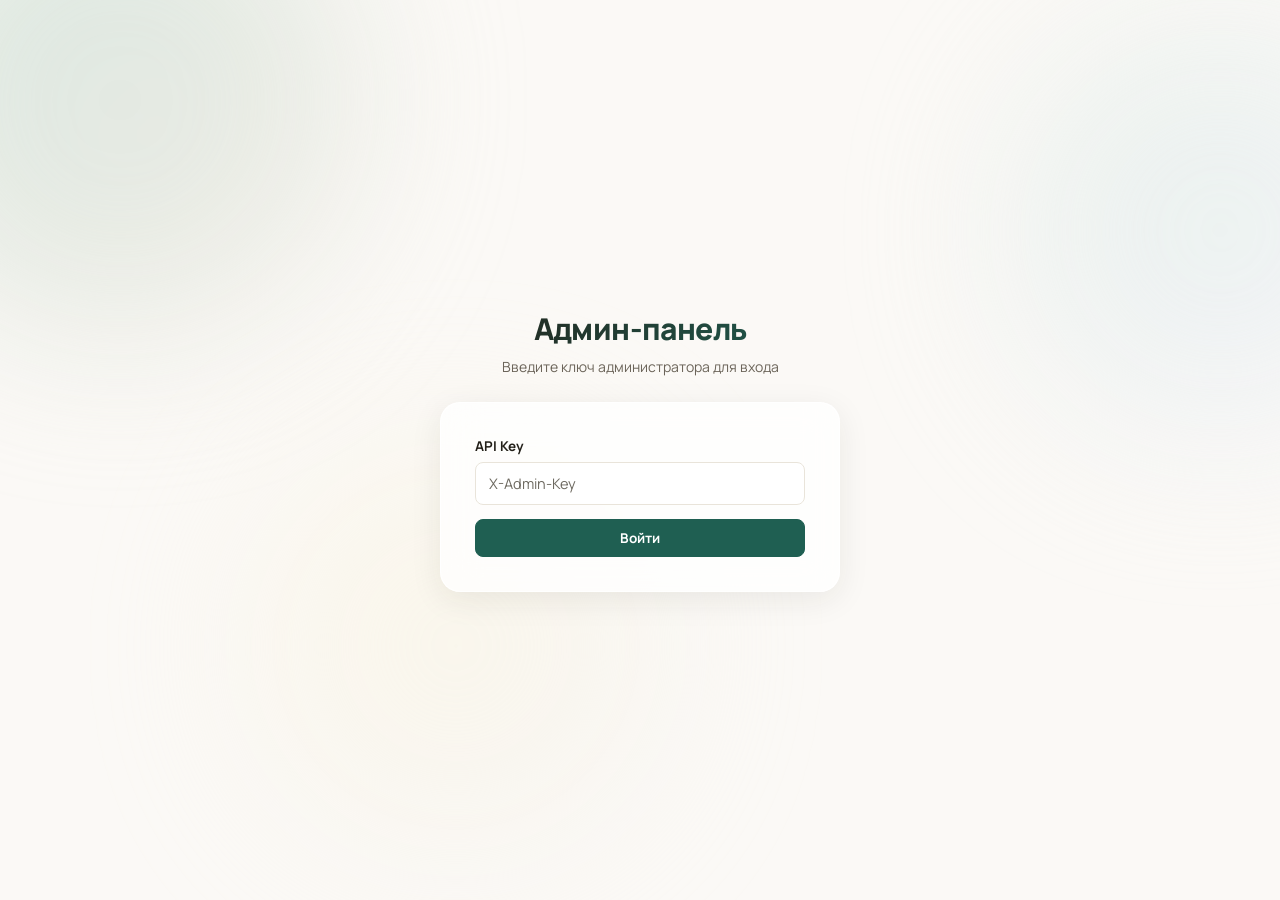
<file: frontend/admin.html>
<!DOCTYPE html>
<html lang="ru">
<head>
<meta charset="UTF-8">
<meta name="viewport" content="width=device-width, initial-scale=1.0">
<title>Админ-панель — AWX VPN</title>
<link rel="preconnect" href="https://fonts.googleapis.com">
<link href="https://fonts.googleapis.com/css2?family=Manrope:wght@400;500;600;700;800&family=JetBrains+Mono:wght@400;500;600&display=swap" rel="stylesheet">
<link rel="stylesheet" href="tokens.css">
<style>
  *{box-sizing:border-box;margin:0;padding:0;}
  body{background:var(--bg);color:var(--text);font-family:var(--font-sans);-webkit-font-smoothing:antialiased;min-height:100vh;font-size:15px;}
  .hidden{display:none!important;}
  /* Blobs — мягкие премиальные градиентные пятна */
  .blob{position:fixed;border-radius:50%;filter:blur(80px);z-index:0;pointer-events:none;}
  .blob-1{width:480px;height:480px;background:linear-gradient(135deg,var(--green-200),var(--stone-200));top:-140px;left:-120px;opacity:.55;}
  .blob-2{width:420px;height:420px;background:linear-gradient(135deg,var(--green-100),var(--blue-50));top:20px;right:-150px;opacity:.6;}
  .blob-3{width:400px;height:400px;background:linear-gradient(135deg,var(--amber-50),var(--stone-100));bottom:6%;left:20%;opacity:.5;}
  /* Login */
  #login-screen{position:relative;z-index:1;min-height:100vh;display:flex;align-items:center;justify-content:center;padding:24px;}
  .login-wrap{max-width:400px;width:100%;}
  .login-head{text-align:center;margin-bottom:26px;}
  .login-head h1{font-size:30px;font-weight:800;letter-spacing:-.02em;margin-bottom:8px;background:linear-gradient(120deg,var(--text),var(--accent));-webkit-background-clip:text;background-clip:text;-webkit-text-fill-color:transparent;}
  .login-head p{font-size:14px;color:var(--text-2);}
  .login-card{background:var(--glass-bg-strong);border:1px solid var(--glass-border);backdrop-filter:blur(var(--glass-blur));-webkit-backdrop-filter:blur(var(--glass-blur));border-radius:var(--radius-xl);padding:34px;box-shadow:var(--glass-shadow);}
  /* App layout */
  #app{display:flex;min-height:100vh;position:relative;z-index:1;}
  .sidebar{width:var(--sidebar-w);background:var(--glass-bg-strong);backdrop-filter:blur(var(--glass-blur)) saturate(140%);-webkit-backdrop-filter:blur(var(--glass-blur)) saturate(140%);border-right:1px solid var(--glass-border);position:fixed;top:0;left:0;height:100vh;display:flex;flex-direction:column;padding:22px 0;z-index:5;transition:transform .25s var(--ease),box-shadow .25s;box-shadow:var(--shadow-sm);}
  .sidebar-logo{display:flex;align-items:center;gap:10px;padding:0 20px 22px;font-weight:800;font-size:16px;letter-spacing:-.01em;text-decoration:none;color:var(--text);border-bottom:1px solid var(--border);margin-bottom:14px;}
  .sidebar-logo svg{width:22px;height:22px;color:var(--accent);}
  .sidebar nav{flex:1;overflow-y:auto;padding:0 10px;}
  .sidebar nav button{display:flex;align-items:center;gap:11px;width:100%;padding:11px 14px;border:none;background:none;cursor:pointer;font-size:14.5px;font-weight:600;color:var(--text-2);font-family:var(--font-sans);transition:all var(--dur-2) var(--ease);border-radius:var(--radius-md);margin-bottom:2px;}
  .sidebar nav button svg{flex-shrink:0;opacity:.75;transition:opacity var(--dur-2);}
  .sidebar nav button:hover{color:var(--accent);background:var(--accent-soft);}
  .sidebar nav button:hover svg{opacity:1;}
  .sidebar nav button.active{color:var(--accent);background:var(--accent-soft);font-weight:700;box-shadow:inset 0 0 0 1px var(--green-100);}
  .sidebar nav button.active svg{opacity:1;}
  .sidebar-bottom{padding:14px 20px 6px;border-top:1px solid var(--border);}
  .sidebar-bottom button{padding:8px 6px;font-size:13.5px;color:var(--text-3);}
  .sidebar-bottom button:hover{color:var(--err);}
  .main{margin-left:var(--sidebar-w);flex:1;padding:32px 36px;min-height:100vh;}
  /* Cards */
  .stat-grid{display:grid;grid-template-columns:repeat(auto-fill,minmax(190px,1fr));gap:16px;margin-bottom:28px;}
  .stat{background:var(--surface);border:1px solid var(--border);border-radius:var(--radius-lg);padding:20px 22px;box-shadow:var(--shadow-card);transition:transform var(--dur-2) var(--ease),box-shadow var(--dur-2) var(--ease);position:relative;overflow:hidden;}
  .stat-icon{width:38px;height:38px;border-radius:var(--radius-md);display:flex;align-items:center;justify-content:center;margin-bottom:14px;flex:none;transition:transform var(--dur-2) var(--ease);}
  .stat:hover .stat-icon{transform:scale(1.06);}
  .stat::before{content:'';position:absolute;top:0;left:0;right:0;height:3px;background:linear-gradient(90deg,var(--accent),var(--green-300));opacity:0;transition:opacity var(--dur-2);}
  .stat:hover{transform:translateY(-2px);box-shadow:var(--shadow-card-hover);}
  .stat:hover::before{opacity:1;}
  .stat-label{font-size:11.5px;color:var(--text-3);font-weight:700;text-transform:uppercase;letter-spacing:.05em;margin-bottom:8px;}
  .stat-val{font-size:28px;font-weight:800;letter-spacing:-.03em;color:var(--text);}
  .stat-sub{font-size:12px;color:var(--text-3);margin-top:4px;}
  .accent{color:var(--accent)!important;}
  /* Tables */
  .tbl-wrap{background:var(--surface);border:1px solid var(--border);border-radius:var(--radius-lg);overflow:hidden;box-shadow:var(--shadow-card);margin-bottom:20px;transition:box-shadow var(--dur-2);}
  .tbl-wrap:hover{box-shadow:var(--shadow-card-hover);}
  table{width:100%;border-collapse:collapse;font-size:14px;}
  th{text-align:left;padding:13px 18px;font-weight:700;font-size:11.5px;text-transform:uppercase;letter-spacing:.05em;color:var(--text-3);border-bottom:1px solid var(--border);background:var(--surface-2);}
  td{padding:13px 18px;border-bottom:1px solid var(--border);vertical-align:middle;}
  tr:last-child td{border-bottom:none;}
  tbody tr{transition:background var(--dur-1);}
  tbody tr:hover td{background:var(--green-50);}
  .tbl-empty{padding:52px 16px;text-align:center;color:var(--text-3);font-size:14px;}
  /* Pills */
  .pill{display:inline-flex;align-items:center;gap:5px;padding:4px 11px;border-radius:var(--radius-full);font-size:12px;font-weight:700;letter-spacing:.01em;}
  .pill::before{content:'';width:6px;height:6px;border-radius:50%;background:currentColor;opacity:.75;}
  .pill-active{background:var(--ok-soft);color:var(--ok);}
  .pill-expired{background:var(--surface-3);color:var(--stone-500);}
  .pill-error{background:var(--err-soft);color:var(--err);}
  .pill-pending{background:var(--warn-soft);color:var(--amber-600);}
  .pill-deleted{background:var(--surface-3);color:var(--stone-400);}
  .pill-blocked{background:var(--err-soft);color:var(--err);}
  .pill-test{background:var(--accent-soft);color:var(--accent);}
  /* Выбор юзера/заказа в дебаге (Ит.7): кликабельные строки в модалке */
  .picker-row{display:flex;flex-direction:column;align-items:flex-start;gap:2px;width:100%;padding:10px 12px;border:1px solid var(--border);border-radius:var(--radius-sm);background:var(--surface);cursor:pointer;font-family:var(--font-sans);text-align:left;transition:border-color var(--dur-2),background var(--dur-2);}
  .picker-row:hover{border-color:var(--accent);background:var(--accent-soft);}
  .picker-row + .picker-row{margin-top:6px;}
  /* Buttons */
  .btn{display:inline-flex;align-items:center;justify-content:center;gap:7px;padding:9px 17px;border-radius:var(--radius-sm);font-size:13.5px;font-weight:700;border:1px solid transparent;cursor:pointer;font-family:var(--font-sans);transition:all var(--dur-2) var(--ease);white-space:nowrap;letter-spacing:.01em;}
  .btn:focus-visible{outline:none;box-shadow:var(--focus-ring);}
  .btn-dark{background:var(--accent);color:var(--on-accent);border-color:var(--accent);}
  .btn-dark:hover{background:var(--accent-hover);border-color:var(--accent-hover);transform:translateY(-1px);box-shadow:var(--shadow-md);}
  .btn-outline{border:1px solid var(--border-strong);color:var(--text);background:var(--surface);}
  .btn-outline:hover{border-color:var(--accent);color:var(--accent);background:var(--accent-soft);}
  .btn-danger{background:var(--err-soft);color:var(--err);border-color:var(--err-soft);}
  .btn-danger:hover{background:var(--err);color:#fff;border-color:var(--err);transform:translateY(-1px);box-shadow:var(--shadow-sm);}
  .btn-success{background:var(--ok-soft);color:var(--ok);border-color:var(--ok-soft);}
  .btn-success:hover{background:var(--ok);color:#fff;border-color:var(--ok);transform:translateY(-1px);box-shadow:var(--shadow-sm);}
  .btn-ghost{background:transparent;border:none;color:var(--text-2);}
  .btn-ghost:hover{color:var(--accent);background:var(--accent-soft);}
  .btn-sm{padding:6px 11px;font-size:12.5px;}
  .btn-block{width:100%;}
  /* Fields */
  .field{margin-bottom:14px;}
  .field label{display:block;font-size:13.5px;font-weight:700;color:var(--text);margin-bottom:7px;}
  .field input,.field select,.field textarea{width:100%;padding:11px 13px;border:1px solid var(--border);border-radius:var(--radius-sm);font-size:14.5px;font-family:var(--font-sans);background:var(--surface);color:var(--text);outline:none;transition:border-color var(--dur-2),box-shadow var(--dur-2);}
  .field input:hover,.field select:hover{border-color:var(--border-strong);}
  .field input:focus,.field select:focus,.field textarea:focus{border-color:var(--accent);box-shadow:var(--focus-ring);}
  .field input::placeholder,.field textarea::placeholder{color:var(--text-3);}
  /* Toolbar */
  .toolbar{display:flex;flex-wrap:wrap;align-items:center;gap:10px;margin-bottom:18px;}
  .toolbar .field{margin-bottom:0;}
  .search-box{position:relative;}
  .search-box input{padding-left:32px;min-width:200px;}
  .search-box svg{position:absolute;left:10px;top:50%;transform:translateY(-50%);color:var(--text-3);pointer-events:none;}
  /* Pagination */
  .pager{display:flex;align-items:center;justify-content:space-between;padding:14px 18px;font-size:13.5px;color:var(--text-2);border-top:1px solid var(--border);}
  .pager-btns{display:flex;gap:6px;}
  /* Sortable columns */
  th.sortable{cursor:pointer;user-select:none;white-space:nowrap;}
  th.sortable:hover{color:var(--text-2);}
  .sort-arrow{display:inline-block;width:12px;height:12px;vertical-align:-2px;margin-left:4px;opacity:.35;transition:opacity var(--dur-2);}
  .sort-arrow.asc::after{content:'▲';font-size:8px;line-height:1;display:inline-block;}
  .sort-arrow.desc::after{content:'▼';font-size:8px;line-height:1;display:inline-block;}
  .sort-arrow.active{opacity:1;color:var(--accent);}
  /* Bulk action bar */
  .bulk-bar{display:inline-flex;align-items:center;gap:8px;padding:6px 8px;border-radius:var(--radius-sm);background:var(--accent-soft);border:1px solid var(--accent);}
  /* Modal */
  .modal-overlay{display:none;position:fixed;inset:0;background:rgba(35,32,25,.45);backdrop-filter:blur(6px);-webkit-backdrop-filter:blur(6px);z-index:100;align-items:center;justify-content:center;padding:24px;animation:fadeIn var(--dur-2) var(--ease);}
  .modal-overlay.active{display:flex;}
  @keyframes fadeIn{from{opacity:0}to{opacity:1}}
  .modal{background:var(--surface);border-radius:var(--radius-xl);padding:30px 34px;max-width:560px;width:100%;max-height:85vh;overflow-y:auto;box-shadow:var(--shadow-modal);position:relative;animation:slideUp var(--dur-3) var(--ease);}
  @keyframes slideUp{from{opacity:0;transform:translateY(14px)}to{opacity:1;transform:translateY(0)}}
  .modal-close{position:absolute;top:16px;right:16px;background:var(--surface-2);border:none;cursor:pointer;color:var(--text-2);font-size:18px;line-height:1;width:30px;height:30px;border-radius:var(--radius-full);display:flex;align-items:center;justify-content:center;transition:all var(--dur-2);}
  .modal-close:hover{color:var(--err);background:var(--err-soft);}
  .modal h2{font-size:21px;font-weight:800;letter-spacing:-.01em;margin-bottom:18px;}
  /* Chart */
  .chart-card{background:var(--surface);border:1px solid var(--border);border-radius:var(--radius-lg);padding:22px 26px;margin-bottom:18px;box-shadow:var(--shadow-card);transition:box-shadow var(--dur-2);}
  .chart-card:hover{box-shadow:var(--shadow-card-hover);}
  .chart-title{font-size:16px;font-weight:800;letter-spacing:-.01em;margin-bottom:18px;color:var(--text);}
  /* Inbound pills */
  .inb-pills{display:flex;flex-wrap:wrap;gap:7px;}
  .inb-pill{display:inline-flex;align-items:center;padding:6px 13px;border:1.5px solid var(--border);border-radius:var(--radius-sm);font-size:13px;font-weight:700;cursor:pointer;color:var(--text-2);background:var(--surface);transition:all var(--dur-2);user-select:none;}
  .inb-pill:hover{border-color:var(--accent);color:var(--accent);background:var(--accent-soft);}
  .inb-pill.sel{background:var(--accent);color:#fff;border-color:var(--accent);}
  /* Часть 6: лейаут настроек (редакторы + липкое превью витрины) */
  .settings-layout{display:grid;grid-template-columns:1fr 330px;gap:20px;align-items:start;}
  @media (max-width:1100px){.settings-layout{grid-template-columns:1fr;}.preview-sticky{position:static!important;}}
  /* Ит.6: табы в разделе настроек */
  .settings-tabs{display:flex;flex-wrap:wrap;gap:6px;margin-bottom:20px;}
  .settings-tab{padding:9px 16px;border-radius:var(--radius-full);border:1px solid var(--border);background:var(--surface);color:var(--text-2);font-size:13.5px;font-weight:700;cursor:pointer;transition:all var(--dur-2);}
  .settings-tab:hover{border-color:var(--accent);color:var(--accent);}
  .settings-tab.active{background:var(--accent);color:#fff;border-color:var(--accent);}
  .settings-panel.hidden{display:none;}
  .preview-sticky{position:sticky;top:24px;}
  .preview-mini{border:1px solid var(--border);border-radius:var(--radius-lg);overflow:hidden;background:var(--surface);box-shadow:var(--shadow-md);}
  .preview-mini .pv-head{display:flex;align-items:center;gap:10px;padding:15px 17px;border-bottom:1px solid var(--border);}
  .preview-mini .pv-logo{width:24px;height:24px;object-fit:contain;flex-shrink:0;border-radius:5px;}
  .preview-mini .pv-name{font-weight:800;font-size:14.5px;}
  .preview-mini .pv-hero{padding:20px 17px;text-align:center;border-bottom:1px solid var(--border);background:var(--surface-2);}
  .preview-mini .pv-hero h4{font-size:15.5px;margin-bottom:5px;font-weight:800;}
  .preview-mini .pv-hero p{font-size:11.5px;color:var(--text-3);margin:0;}
  .preview-mini .pv-card{margin:16px 17px 18px;border:1px solid var(--border);border-radius:var(--radius-md);padding:16px;text-align:center;position:relative;background:var(--surface);}
  .preview-mini .pv-badge{position:absolute;top:9px;right:9px;background:var(--err);color:#fff;font-size:10px;font-weight:800;padding:2px 9px;border-radius:var(--radius-full);}
  .preview-mini .pv-card h5{font-size:14.5px;margin-bottom:5px;font-weight:800;}
  .preview-mini .pv-desc{font-size:11px;color:var(--text-2);margin:0 0 9px;}
  .preview-mini .pv-price{font-size:26px;font-weight:800;color:var(--accent);}
  .preview-mini .pv-feats{list-style:none;text-align:left;margin:11px 0 0;padding:0;font-size:11px;color:var(--text-2);}
  .preview-mini .pv-feats li{padding:3px 0;display:flex;gap:6px;align-items:center;}
  .chart-svg{width:100%;}
  .bar-chart{display:flex;align-items:flex-end;gap:3px;height:140px;padding:0 4px;}
  .bar{flex:1;min-width:4px;border-radius:4px 4px 0 0;position:relative;cursor:pointer;transition:opacity var(--dur-2);}
  .bar:hover{opacity:.8;}
  .bar-label{position:absolute;bottom:-20px;left:50%;transform:translateX(-50%);font-size:10px;color:var(--text-3);white-space:nowrap;}
  .bar-tip{display:none;position:absolute;top:-30px;left:50%;transform:translateX(-50%);background:var(--text);color:#fff;padding:4px 9px;border-radius:6px;font-size:11px;white-space:nowrap;z-index:5;box-shadow:var(--shadow-md);}
  .bar:hover .bar-tip{display:block;}
  /* Ит.5: оси и подписи графиков */
  .bar-plot{display:flex;align-items:stretch;gap:8px;margin-bottom:22px;}
  .bar-yaxis{display:flex;flex-direction:column;justify-content:space-between;width:46px;flex-shrink:0;font-size:10.5px;color:var(--text-3);text-align:right;line-height:1.2;}
  .bar-chart{flex:1;}
  .chart-empty{padding:26px 8px;text-align:center;color:var(--text-3);font-size:13px;}
  .hbar-row{display:flex;align-items:center;gap:12px;margin-bottom:11px;}
  .hbar-label{width:130px;font-size:13px;font-weight:600;text-align:right;flex-shrink:0;color:var(--text-2);}
  .hbar-track{flex:1;height:26px;background:var(--surface-2);border-radius:7px;overflow:hidden;}
  .hbar-fill{height:100%;border-radius:7px;display:flex;align-items:center;padding-left:9px;font-size:11.5px;font-weight:700;color:#fff;min-width:34px;transition:width .5s var(--ease);}
  .hbar-val{font-size:12.5px;color:var(--text-2);width:64px;flex-shrink:0;}
  /* Toggle */
  .toggle-wrap{display:flex;align-items:center;gap:10px;}
  .toggle{width:44px;height:25px;border-radius:var(--radius-full);background:var(--stone-300);cursor:pointer;position:relative;transition:background var(--dur-2);flex-shrink:0;}
  .toggle.on{background:var(--accent);}
  .toggle::after{content:'';position:absolute;top:3px;left:3px;width:19px;height:19px;border-radius:50%;background:#fff;transition:transform var(--dur-2) var(--ease);box-shadow:0 1px 3px rgba(0,0,0,.2);}
  .toggle.on::after{transform:translateX(19px);}
  /* Toast */
  #toast{position:fixed;bottom:26px;left:50%;transform:translateX(-50%);padding:13px 24px;border-radius:var(--radius-md);color:#fff;font-weight:700;font-size:14px;box-shadow:var(--shadow-lg);z-index:200;transition:opacity var(--dur-3) var(--ease),transform var(--dur-3);opacity:0;pointer-events:none;}
  /* Section header */
  .section-head{display:flex;align-items:center;justify-content:space-between;margin-bottom:24px;}
  .section-head h1{font-size:27px;font-weight:800;letter-spacing:-.025em;color:var(--text);}
  .section-head .actions{display:flex;gap:9px;}
  /* Mobile */
  .hamburger{display:none;position:fixed;top:14px;left:14px;z-index:6;width:40px;height:40px;background:var(--surface);border:1px solid var(--border);border-radius:var(--radius-sm);cursor:pointer;align-items:center;justify-content:center;box-shadow:var(--shadow-sm);}
  @media(max-width:820px){
    .sidebar{transform:translateX(-100%);width:248px;}
    .sidebar.open{transform:translateX(0);box-shadow:var(--shadow-lg);}
    .main{margin-left:0;padding:64px 18px 28px;}
    .hamburger{display:flex;}
    .stat-grid{grid-template-columns:repeat(2,1fr);}
  }
  @media(max-width:480px){.stat-grid{grid-template-columns:1fr;}}
  /* Inline form row */
  .form-row{display:flex;gap:14px;align-items:end;}
  .form-row .field{flex:1;}
  /* Карточка (дебаг-песочница и др.) */
  .card{background:var(--surface);border:1px solid var(--border);border-radius:var(--radius-lg);padding:22px 24px;box-shadow:var(--shadow-card);}
  .card h3{font-size:15.5px;font-weight:800;letter-spacing:-.01em;}
  /* Доступность: prefers-reduced-motion */
  @media (prefers-reduced-motion: reduce){
    *,*::before,*::after{animation-duration:.01ms!important;transition-duration:.01ms!important;}
  }
</style>
</head>
<body>

<div class="blob blob-1"></div>
<div class="blob blob-2"></div>
<div class="blob blob-3"></div>

<!-- ====== LOGIN ====== -->
<div id="login-screen">
  <div class="login-wrap">
    <div class="login-head">
      <h1>Админ-панель</h1>
      <p>Введите ключ администратора для входа</p>
    </div>
    <div class="login-card">
      <div class="field">
        <label for="admin-key">API Key</label>
        <input type="password" id="admin-key" placeholder="X-Admin-Key" autocomplete="off">
      </div>
      <div id="login-error" class="hidden" style="background:var(--err-soft);color:var(--err);border-radius:var(--radius-sm);padding:11px 14px;font-size:13px;margin-bottom:14px;"></div>
      <button id="login-btn" onclick="doLogin()" class="btn btn-dark btn-block">Войти</button>
    </div>
  </div>
</div>

<!-- ====== APP ====== -->
<div id="app" class="hidden">
  <button class="hamburger" onclick="toggleSidebar()">
    <svg width="18" height="18" viewBox="0 0 24 24" fill="none"><path d="M3 6h18M3 12h18M3 18h18" stroke="currentColor" stroke-width="2" stroke-linecap="round"/></svg>
  </button>
  <aside class="sidebar" id="sidebar">
    <a href="/admin.html" class="sidebar-logo">
      <svg viewBox="0 0 24 24" fill="none"><path d="M12 2L4 5v6c0 5.2 3.4 9.4 8 11 4.6-1.6 8-5.8 8-11V5l-8-3z" stroke="currentColor" stroke-width="1.6" stroke-linejoin="round"/></svg>
      AWX Admin
    </a>
    <nav id="nav">
      <button data-view="dashboard" class="active">
        <svg width="16" height="16" viewBox="0 0 24 24" fill="none"><rect x="3" y="3" width="7" height="7" rx="1.5" stroke="currentColor" stroke-width="1.6"/><rect x="14" y="3" width="7" height="4" rx="1.5" stroke="currentColor" stroke-width="1.6"/><rect x="14" y="10" width="7" height="11" rx="1.5" stroke="currentColor" stroke-width="1.6"/><rect x="3" y="13" width="7" height="8" rx="1.5" stroke="currentColor" stroke-width="1.6"/></svg>
        Сводка
      </button>
      <button data-view="users">
        <svg width="16" height="16" viewBox="0 0 24 24" fill="none"><path d="M17 21v-2a4 4 0 0 0-4-4H5a4 4 0 0 0-4 4v2" stroke="currentColor" stroke-width="1.6" stroke-linecap="round"/><circle cx="9" cy="7" r="4" stroke="currentColor" stroke-width="1.6"/><path d="M23 21v-2a4 4 0 0 0-3-3.87M16 3.13a4 4 0 0 1 0 7.75" stroke="currentColor" stroke-width="1.6" stroke-linecap="round"/></svg>
        Пользователи
      </button>
      <button data-view="keys">
        <svg width="16" height="16" viewBox="0 0 24 24" fill="none"><path d="M21 2l-2 2m-7.61 7.61a5.5 5.5 0 1 1-7.778 7.778 5.5 5.5 0 0 1 7.777-7.777zm0 0L15.5 7.5m0 0l3 3L22 7l-3-3m-3.5 3.5L19 4" stroke="currentColor" stroke-width="1.6" stroke-linecap="round" stroke-linejoin="round"/></svg>
        Ключи
      </button>
      <button data-view="stats">
        <svg width="16" height="16" viewBox="0 0 24 24" fill="none"><path d="M18 20V10M12 20V4M6 20v-6" stroke="currentColor" stroke-width="1.6" stroke-linecap="round"/></svg>
        Статистика
      </button>
      <button data-view="analytics">
        <svg width="16" height="16" viewBox="0 0 24 24" fill="none"><path d="M3 21h18M5 17l5-6 4 3 5-8" stroke="currentColor" stroke-width="1.6" stroke-linecap="round" stroke-linejoin="round"/></svg>
        Аналитика
      </button>
      <button data-view="settings">
        <svg width="16" height="16" viewBox="0 0 24 24" fill="none"><circle cx="12" cy="12" r="3" stroke="currentColor" stroke-width="1.6"/><path d="M19.4 15a1.65 1.65 0 0 0 .33 1.82l.06.06a2 2 0 1 1-2.83 2.83l-.06-.06a1.65 1.65 0 0 0-1.82-.33 1.65 1.65 0 0 0-1 1.51V21a2 2 0 0 1-4 0v-.09A1.65 1.65 0 0 0 9 19.4a1.65 1.65 0 0 0-1.82.33l-.06.06a2 2 0 1 1-2.83-2.83l.06-.06A1.65 1.65 0 0 0 4.68 15a1.65 1.65 0 0 0-1.51-1H3a2 2 0 0 1 0-4h.09A1.65 1.65 0 0 0 4.6 9a1.65 1.65 0 0 0-.33-1.82l-.06-.06a2 2 0 1 1 2.83-2.83l.06.06A1.65 1.65 0 0 0 9 4.68a1.65 1.65 0 0 0 1-1.51V3a2 2 0 0 1 4 0v.09a1.65 1.65 0 0 0 1 1.51 1.65 1.65 0 0 0 1.82-.33l.06-.06a2 2 0 1 1 2.83 2.83l-.06.06A1.65 1.65 0 0 0 19.4 9a1.65 1.65 0 0 0 1.51 1H21a2 2 0 0 1 0 4h-.09a1.65 1.65 0 0 0-1.51 1z" stroke="currentColor" stroke-width="1.6"/></svg>
        Настройки
      </button>
      <button data-view="promo">
        <svg width="16" height="16" viewBox="0 0 24 24" fill="none"><path d="M20.59 13.41l-7.17 7.17a2 2 0 0 1-2.83 0L2 12V2h10l8.59 8.59a2 2 0 0 1 0 2.82z" stroke="currentColor" stroke-width="1.6" stroke-linejoin="round"/><circle cx="7" cy="7" r="1.5" fill="currentColor"/></svg>
        Промо
      </button>
      <button data-view="debug">
        <svg width="16" height="16" viewBox="0 0 24 24" fill="none"><path d="M8 2v2M16 2v2M9 13l2-2-2-2M15 13l-2-2 2-2M12 15l-2 2 2 2 2-2-2-2z" stroke="currentColor" stroke-width="1.6" stroke-linecap="round" stroke-linejoin="round"/><rect x="3" y="4" width="18" height="18" rx="2" stroke="currentColor" stroke-width="1.6"/></svg>
        Дебаг
      </button>
      <button data-view="logs">
        <svg width="16" height="16" viewBox="0 0 24 24" fill="none"><path d="M14 2H6a2 2 0 0 0-2 2v16a2 2 0 0 0 2 2h12a2 2 0 0 0 2-2V8z" stroke="currentColor" stroke-width="1.6" stroke-linejoin="round"/><path d="M14 2v6h6M9 13h6M9 17h6" stroke="currentColor" stroke-width="1.6" stroke-linecap="round" stroke-linejoin="round"/></svg>
        Логи
      </button>
    </nav>
    <div class="sidebar-bottom">
      <button onclick="doLogout()" class="btn btn-ghost btn-block" style="justify-content:flex-start;gap:8px;">
        <svg width="14" height="14" viewBox="0 0 24 24" fill="none"><path d="M9 21H5a2 2 0 0 1-2-2V5a2 2 0 0 1 2-2h4" stroke="currentColor" stroke-width="1.6" stroke-linecap="round"/><path d="M16 17l5-5-5-5M21 12H9" stroke="currentColor" stroke-width="1.6" stroke-linecap="round"/></svg>
        Выйти
      </button>
    </div>
  </aside>

  <main class="main">
    <!-- ====== DASHBOARD ====== -->
    <div id="view-dashboard" class="view">
      <div class="section-head">
        <h1>Сводка</h1>
        <div class="actions">
          <button onclick="loadDashboard()" class="btn btn-outline btn-sm">
            <svg width="14" height="14" viewBox="0 0 24 24" fill="none"><path d="M21 12a9 9 0 1 1-2.6-6.4M21 3v6h-6" stroke="currentColor" stroke-width="1.6" stroke-linecap="round"/></svg>
            Обновить
          </button>
        </div>
      </div>
      <div id="dash-stats" class="stat-grid"></div>
      <div id="dash-chart" style="margin-bottom:20px;"></div>
      <div class="section-head" style="margin-bottom:12px;"><h1 style="font-size:18px;">Последние заказы</h1></div>
      <div class="tbl-wrap">
        <table><thead><tr><th>ID</th><th>Тариф</th><th>Пользователь</th><th>Статус</th><th>Сумма</th><th>Дата</th></tr></thead>
        <tbody id="dash-recent"></tbody></table>
      </div>
    </div>

    <!-- ====== USERS ====== -->
    <div id="view-users" class="view hidden">
      <div class="section-head">
        <h1>Пользователи</h1>
      </div>
      <div class="toolbar">
        <div class="search-box">
          <svg width="14" height="14" viewBox="0 0 24 24" fill="none"><circle cx="11" cy="11" r="8" stroke="currentColor" stroke-width="1.6"/><path d="M21 21l-4.35-4.35" stroke="currentColor" stroke-width="1.6" stroke-linecap="round"/></svg>
          <input type="text" id="users-q" placeholder="Поиск по email..." oninput="debouncedLoadUsers()">
        </div>
        <span id="users-total" style="font-size:13px;color:var(--text-3);"></span>
        <span id="users-bulk" class="bulk-bar" style="display:none;">
          <span style="font-size:12px;color:var(--text-3);">Выбрано: <b id="users-sel-count">0</b></span>
          <button class="btn btn-danger btn-sm" onclick="bulkSetBlocked(true)">Блокировать</button>
          <button class="btn btn-success btn-sm" onclick="bulkSetBlocked(false)">Разблокировать</button>
          <button class="btn btn-outline btn-sm" onclick="clearUsersSel()">Снять</button>
        </span>
      </div>
      <div class="tbl-wrap">
        <table><thead><tr>
          <th style="width:34px;"><input type="checkbox" id="users-sel-all" onchange="toggleAllUsers(this.checked)"></th>
          <th class="sortable" data-sort="email" onclick="sortUsers('email')">Email <span class="sort-arrow" data-arrow="email"></span></th>
          <th class="sortable" data-sort="created_at" onclick="sortUsers('created_at')">Дата <span class="sort-arrow" data-arrow="created_at"></span></th>
          <th class="sortable" data-sort="orders_count" onclick="sortUsers('orders_count')">Подписки <span class="sort-arrow" data-arrow="orders_count"></span></th>
          <th>Статус</th>
          <th>Действия</th>
        </tr></thead>
        <tbody id="users-tbody"></tbody></table>
        <div id="users-pager" class="pager"></div>
      </div>
    </div>

    <!-- ====== KEYS ====== -->
    <div id="view-keys" class="view hidden">
      <div class="section-head">
        <h1>Ключи</h1>
      </div>
      <div class="toolbar">
        <div class="search-box">
          <svg width="14" height="14" viewBox="0 0 24 24" fill="none"><circle cx="11" cy="11" r="8" stroke="currentColor" stroke-width="1.6"/><path d="M21 21l-4.35-4.35" stroke="currentColor" stroke-width="1.6" stroke-linecap="round"/></svg>
          <input type="text" id="keys-q" placeholder="Поиск..." oninput="debouncedLoadKeys()">
        </div>
        <div class="field" style="min-width:130px;">
          <select id="keys-status" onchange="loadKeys(1)">
            <option value="">Все статусы</option>
            <option value="active">Активные</option>
            <option value="expired">Истёкшие</option>
            <option value="error">Ошибки</option>
            <option value="pending">Ожидание</option>
          </select>
        </div>
        <span id="keys-total" style="font-size:13px;color:var(--text-3);"></span>
        <span id="keys-bulk" class="bulk-bar" style="display:none;">
          <span style="font-size:12px;color:var(--text-3);">Выбрано: <b id="keys-sel-count">0</b></span>
          <button class="btn btn-danger btn-sm" onclick="bulkDeleteKeys()">Удалить</button>
          <button class="btn btn-outline btn-sm" onclick="clearKeysSel()">Снять</button>
        </span>
      </div>
      <div class="tbl-wrap">
        <table><thead><tr>
          <th style="width:34px;"><input type="checkbox" id="keys-sel-all" onchange="toggleAllKeys(this.checked)"></th>
          <th class="sortable" data-sort="id" onclick="sortKeys('id')">ID <span class="sort-arrow" data-arrow="id"></span></th>
          <th class="sortable" data-sort="tariff" onclick="sortKeys('tariff')">Тариф <span class="sort-arrow" data-arrow="tariff"></span></th>
          <th>Клиент</th>
          <th class="sortable" data-sort="email" onclick="sortKeys('email')">Пользователь <span class="sort-arrow" data-arrow="email"></span></th>
          <th>Статус</th>
          <th class="sortable" data-sort="expires_at" onclick="sortKeys('expires_at')">Истекает <span class="sort-arrow" data-arrow="expires_at"></span></th>
          <th>Действия</th>
        </tr></thead>
        <tbody id="keys-tbody"></tbody></table>
        <div id="keys-pager" class="pager"></div>
      </div>
    </div>

    <!-- ====== STATS ====== -->
    <div id="view-stats" class="view hidden">
      <div class="section-head"><h1>Статистика</h1></div>
      <div id="stats-content"></div>
    </div>

    <!-- ====== ANALYTICS ====== -->
    <div id="view-analytics" class="view hidden">
      <div class="section-head"><h1>Аналитика</h1></div>
      <div id="analytics-content"></div>
    </div>

    <!-- ====== SETTINGS ====== -->
    <div id="view-settings" class="view hidden">
      <div class="section-head"><h1>Настройки</h1></div>
      <div id="settings-content"></div>
    </div>

    <!-- ====== PROMO ====== -->
    <div id="view-promo" class="view hidden">
      <div class="section-head"><h1>Промокоды</h1></div>
      <div id="promo-content"></div>
    </div>

    <!-- ====== DEBUG ====== -->
    <div id="view-debug" class="view hidden">
      <div class="section-head"><h1>Дебаг-песочница биллинга</h1></div>

      <div class="card" style="margin-bottom:16px;">
        <div class="field" style="max-width:360px;margin:0;">
          <label>X-Admin-Name <small style="color:var(--text-3);">— кто выполняет действия (пишется в audit-лог)</small></label>
          <input type="text" id="dbg-admin-name" placeholder="Например: Иван" onchange="saveDebugAdminName()">
        </div>
        <p style="font-size:12px;color:var(--text-3);margin-top:8px;">Без заполненного имени все разрушающие действия вернут 400. Имя сохраняется в localStorage.</p>
      </div>

      <div class="card" style="margin-bottom:16px;">
        <h3 style="margin-bottom:12px;">1. Состояние пользователя / заказа</h3>
        <div style="display:flex;gap:8px;flex-wrap:wrap;">
          <div class="field" style="min-width:210px;margin:0;"><label>User ID</label>
            <div style="display:flex;gap:6px;align-items:stretch;">
              <input type="text" id="dbg-user-id" placeholder="user_id">
              <button class="btn btn-outline btn-sm" title="Выбрать пользователя из списка" onclick="openPicker('user','dbg-user-id')" style="flex-shrink:0;">🔍</button>
            </div>
          </div>
          <div class="field" style="min-width:210px;margin:0;"><label>Order ID</label>
            <div style="display:flex;gap:6px;align-items:stretch;">
              <input type="text" id="dbg-order-id" placeholder="order_id">
              <button class="btn btn-outline btn-sm" title="Выбрать заказ из списка" onclick="openPicker('order','dbg-order-id')" style="flex-shrink:0;">🔍</button>
            </div>
          </div>
        </div>
        <div style="display:flex;gap:8px;flex-wrap:wrap;margin-top:10px;">
          <button class="btn btn-dark btn-sm" onclick="debugInspect()">Проверить состояние</button>
          <button class="btn btn-outline btn-sm" onclick="debugForceGrant()">Force-grant add-on</button>
          <button class="btn btn-outline btn-sm" onclick="debugCancelPending()">Force cancel-pending</button>
          <button class="btn btn-outline btn-sm" onclick="debugFinalizeCancel()">Force finalize cancel</button>
          <button class="btn btn-outline btn-sm" onclick="debugResetAll()" style="color:var(--danger,#D03B3B);border-color:var(--danger,#D03B3B);">Reset all add-ons</button>
        </div>
        <div id="dbg-inspect" style="margin-top:12px;"></div>
      </div>

      <div class="card" style="margin-bottom:16px;">
        <h3 style="margin-bottom:12px;">2. Симулятор оплаты / вебхуков</h3>
        <div style="display:flex;gap:8px;flex-wrap:wrap;">
          <div class="field" style="min-width:190px;margin:0;"><label>User ID</label>
            <div style="display:flex;gap:6px;align-items:stretch;">
              <input type="text" id="dbg-pay-user" placeholder="user_id">
              <button class="btn btn-outline btn-sm" title="Выбрать пользователя из списка" onclick="openPicker('user','dbg-pay-user')" style="flex-shrink:0;">🔍</button>
            </div>
          </div>
          <div class="field" style="min-width:160px;margin:0;"><label>Тип покупки</label>
            <select id="dbg-pay-type">
              <option value="subscription">Подписка</option>
              <option value="devices_5">+5 устройств</option>
              <option value="devices_10">+10 устройств</option>
            </select>
          </div>
          <div class="field" style="min-width:170px;margin:0;"><label>Тариф (для подписки)</label>
            <select id="dbg-pay-tariff"><option value="">—</option></select>
          </div>
          <div class="field" style="min-width:190px;margin:0;"><label>Order ID (add-on / fail)</label>
            <div style="display:flex;gap:6px;align-items:stretch;">
              <input type="text" id="dbg-pay-order" placeholder="order_id">
              <button class="btn btn-outline btn-sm" title="Выбрать заказ из списка" onclick="openPicker('order','dbg-pay-order')" style="flex-shrink:0;">🔍</button>
            </div>
          </div>
        </div>
        <div style="display:flex;gap:8px;flex-wrap:wrap;margin-top:10px;">
          <button class="btn btn-dark btn-sm" onclick="debugMock('success')">Mock success</button>
          <button class="btn btn-outline btn-sm" onclick="debugMock('fail')">Mock fail</button>
          <button class="btn btn-outline btn-sm" onclick="debugMock('pending')">Mock pending</button>
        </div>
        <p style="font-size:12px;color:var(--text-3);margin-top:8px;">Mock success — реальный провижининг в 3x-UI, но без единого похода в Platega.</p>
      </div>

      <div class="card" style="margin-bottom:16px;">
        <h3 style="margin-bottom:12px;">3. Автопродление и Force Sync</h3>
        <div class="field" style="max-width:270px;margin:0;"><label>Order ID</label>
          <div style="display:flex;gap:6px;align-items:stretch;">
            <input type="text" id="dbg-renew-order" placeholder="order_id">
            <button class="btn btn-outline btn-sm" title="Выбрать заказ из списка" onclick="openPicker('order','dbg-renew-order')" style="flex-shrink:0;">🔍</button>
          </div>
        </div>
        <div style="display:flex;gap:8px;flex-wrap:wrap;margin-top:10px;">
          <button class="btn btn-dark btn-sm" onclick="debugSimulateRenew()">Simulate renew</button>
          <button class="btn btn-outline btn-sm" onclick="debugForceSyncPreview()">Force Sync (preview)</button>
          <button class="btn btn-outline btn-sm" onclick="debugForceSyncApply()">Force Sync (apply)</button>
        </div>
        <p style="font-size:12px;color:var(--text-3);margin-top:8px;">Force Sync строго двухшаговый: сначала preview (read-only), затем явное «Применить».</p>
        <div id="dbg-sync" style="margin-top:12px;"></div>
      </div>

      <div class="card" style="margin-bottom:16px;">
        <h3 style="margin-bottom:12px;">4. Таймлайн пользователя</h3>
        <div style="display:flex;gap:8px;align-items:flex-end;flex-wrap:wrap;">
          <div class="field" style="max-width:270px;margin:0;"><label>User ID</label>
            <div style="display:flex;gap:6px;align-items:stretch;">
              <input type="text" id="dbg-tl-user" placeholder="user_id">
              <button class="btn btn-outline btn-sm" title="Выбрать пользователя из списка" onclick="openPicker('user','dbg-tl-user')" style="flex-shrink:0;">🔍</button>
            </div>
          </div>
          <button class="btn btn-outline btn-sm" onclick="debugTimeline()">Показать</button>
        </div>
        <div id="dbg-timeline" style="margin-top:12px;"></div>
      </div>

      <div class="card">
        <h3 style="margin-bottom:12px;">5. Калькулятор proration</h3>
        <div style="display:flex;gap:8px;flex-wrap:wrap;">
          <div class="field" style="min-width:120px;margin:0;"><label>Add-on</label>
            <select id="dbg-calc-type">
              <option value="devices_5">+5 устройств</option>
              <option value="devices_10">+10 устройств</option>
            </select>
          </div>
          <div class="field" style="min-width:170px;margin:0;"><label>Тариф (или вручную)</label>
            <select id="dbg-calc-tariff"><option value="">— (вручную)</option></select>
          </div>
          <div class="field" style="min-width:110px;margin:0;"><label>Дней (вручную)</label><input type="number" id="dbg-calc-days" placeholder="—"></div>
          <div class="field" style="min-width:110px;margin:0;"><label>Скидка %</label><input type="number" id="dbg-calc-discount" placeholder="—"></div>
          <div class="field" style="min-width:120px;margin:0;"><label>Осталось дней</label><input type="number" id="dbg-calc-rem" value="10" min="0" step="any"></div>
          <button class="btn btn-dark btn-sm" style="align-self:flex-end;" onclick="debugCalc()">Рассчитать</button>
        </div>
        <div id="dbg-calc-out" style="margin-top:12px;"></div>
      </div>
    </div>

    <!-- ====== LOGS ====== -->
    <div id="view-logs" class="view hidden">
      <div class="section-head"><h1>Общий лог действий</h1></div>
      <div class="toolbar">
        <div class="field" style="min-width:130px;">
          <select id="logs-limit" onchange="loadLogs()">
            <option value="100">Последние 100</option>
            <option value="200" selected>Последние 200</option>
            <option value="300">Последние 300</option>
            <option value="500">Последние 500</option>
            <option value="1000">Последние 1000</option>
          </select>
        </div>
        <input type="text" id="logs-action" placeholder="Действие (settings_trial...)" oninput="debouncedLoadLogs()" style="min-width:180px;">
        <input type="text" id="logs-actor" placeholder="Актор (admin...)" oninput="debouncedLoadLogs()" style="min-width:110px;">
        <button class="btn btn-outline btn-sm" onclick="loadLogs()">Обновить</button>
        <button class="btn btn-dark btn-sm" onclick="downloadLogs()">Скачать лог</button>
        <span id="logs-total" style="font-size:13px;color:var(--text-3);"></span>
      </div>
      <div class="tbl-wrap">
        <table>
          <thead><tr><th style="width:160px;">Время</th><th style="width:90px;">Уровень</th><th style="width:160px;">Действие</th><th style="width:120px;">Актор</th><th>Детали</th></tr></thead>
          <tbody id="logs-tbody"></tbody>
        </table>
      </div>
    </div>
  </main>
</div>

<!-- ====== MODALS ====== -->
<div id="modal" class="modal-overlay" onclick="if(event.target===this)closeModal()">
  <div class="modal" id="modal-box">
    <button class="modal-close" onclick="closeModal()">&times;</button>
    <div id="modal-body"></div>
  </div>
</div>

<div id="toast"></div>

<script>
const API_BASE = 'http://localhost:8000';
const KEY_STORAGE = 'awx_admin_key';
let adminKey = localStorage.getItem(KEY_STORAGE) || '';
let currentView = 'dashboard';

// ====== UTILITIES ======
function esc(s){ return s == null ? '' : String(s).replace(/[&<>"']/g, c => ({'&':'&amp;','<':'&lt;','>':'&gt;','"':'&quot;',"'":'&#39;'}[c])); }
function money(n){ return Number(n||0).toLocaleString('ru-RU',{maximumFractionDigits:0}) + ' &#8381;'; }
function shortDate(s){ if(!s) return '—'; const d=new Date(s.includes(' ')?s.replace(' ','T'):s); return isNaN(d)?esc(s):d.toLocaleDateString('ru-RU',{day:'numeric',month:'short',year:'2-digit'}); }
function show(id){ document.getElementById(id).classList.remove('hidden'); }
function hide(id){ document.getElementById(id).classList.add('hidden'); }

// ====== ОБЩИЕ СОСТОЯНИЯ: спиннер / пустое состояние / подтверждение ======
function spinner(msg=''){
  return `<div style="text-align:center;padding:48px;">
    <div style="width:30px;height:30px;border:3px solid var(--border);border-top-color:var(--accent);border-radius:50%;animation:spin 1s linear infinite;margin:0 auto 12px;"></div>
    ${msg?`<p style="color:var(--text-3);font-size:13px;margin:0;">${esc(msg)}</p>`:''}
  </div><style>@keyframes spin{to{transform:rotate(360deg)}}</style>`;
}
function emptyRow(colspan, msg='Нет данных'){
  return `<tr><td colspan="${colspan}" class="tbl-empty">${esc(msg)}</td></tr>`;
}
// Скелетон-строки таблицы (состояние загрузки вместо пустого/спиннера)
function skeletonRows(colspan, rows=5){
  return Array.from({length:rows}, () => `<tr>${Array.from({length:colspan}, () =>
    `<td style="padding:11px 12px;"><div class="skel"></div></td>`).join('')}</tr>`).join('');
}
document.addEventListener('DOMContentLoaded', ()=>{ const st=document.createElement('style');
  st.textContent='.skel{height:12px;border-radius:6px;background:var(--border);animation:skelpulse 1.2s ease-in-out infinite}@keyframes skelpulse{0%,100%{opacity:.5}50%{opacity:1}}';
  document.head.appendChild(st); });
// Общая модалка подтверждения. Возвращает Promise<boolean>; resolve(true) по кнопке,
// Отмена/крестик/оверлей — promise остаётся незакрытым (вызывающий просто не продолжит).
function confirmAction(title, desc, {danger=true, confirmText='Подтвердить'}={}){
  return new Promise(resolve=>{
    showModal(`
      <h2>${esc(title)}</h2>
      <p style="font-size:14px;color:var(--text-2);margin-bottom:20px;">${desc}</p>
      <div style="display:flex;gap:10px;justify-content:flex-end;">
        <button class="btn btn-outline" onclick="closeModal()">Отмена</button>
        <button class="btn ${danger?'btn-danger':'btn-dark'}" id="confirm-action-btn">${esc(confirmText)}</button>
      </div>
    `);
    const btn = document.getElementById('confirm-action-btn');
    const onClick = () => { closeModal(); btn.removeEventListener('click', onClick); resolve(true); };
    btn.addEventListener('click', onClick);
  });
}

async function api(path, opts={}){
  const h = Object.assign({'X-Admin-Key':adminKey}, opts.headers||{});
  const r = await fetch(API_BASE + path, Object.assign({}, opts, {headers:h}));
  if(!r.ok){
    // 401 уже внутри приложения = ключ невалиден/истёк → сброс сессии на логин.
    // На самом экране логина (проверка ключа при входе) редирект не делаем —
    // там 401 просто покажет ошибку ввода.
    if(r.status===401){
      const loginScreen = document.getElementById('login-screen');
      const inApp = loginScreen && loginScreen.classList.contains('hidden');
      if(inApp){
        adminKey='';
        localStorage.removeItem(KEY_STORAGE);
        hide('app');
        show('login-screen');
        throw new Error('Сессия истекла — войдите заново');
      }
      const d = await r.json().catch(()=>({}));
      throw new Error(d.detail || 'Error '+r.status);
    }
    const d = await r.json().catch(()=>({}));
    throw new Error(d.detail || 'Error '+r.status);
  }
  return r.json();
}

function toast(msg, type='success'){
  const t=document.getElementById('toast');
  t.textContent=msg;
  t.style.background=type==='success'?'var(--ok)':'var(--err)';
  t.style.opacity='1';
  clearTimeout(window._tt);
  window._tt=setTimeout(()=>t.style.opacity='0',3500);
}

function showModal(html){ document.getElementById('modal-body').innerHTML=html; document.getElementById('modal').classList.add('active'); }
function closeModal(){ document.getElementById('modal').classList.remove('active'); }

function toggleSidebar(){ document.getElementById('sidebar').classList.toggle('open'); }
document.addEventListener('click', e=>{ if(e.target.closest('#app') && !e.target.closest('.sidebar') && !e.target.closest('.hamburger')) document.getElementById('sidebar').classList.remove('open'); });

// Key status
const STATUS_MAP = {active:{label:'Активен',cls:'pill-active'},expired:{label:'Истёк',cls:'pill-expired'},error:{label:'Ошибка',cls:'pill-error'},pending:{label:'Ожидание',cls:'pill-pending'},deleted:{label:'Удалён',cls:'pill-deleted'},cancelled:{label:'Отменён',cls:'pill-expired'}};
function statusPill(s){ const info=STATUS_MAP[s]||{label:s,cls:'pill-pending'}; return `<span class="pill ${info.cls}">${info.label}</span>`; }

// ====== LOGIN ======
async function doLogin(){
  const k = document.getElementById('admin-key').value.trim();
  if(!k) return;
  adminKey = k;
  try{
    await api('/admin/dashboard');
    localStorage.setItem(KEY_STORAGE, k);
    enterApp();
  }catch(e){
    document.getElementById('login-error').textContent=e.message;
    document.getElementById('login-error').classList.remove('hidden');
  }
}
function doLogout(){
  localStorage.removeItem(KEY_STORAGE);
  adminKey='';
  hide('app');
  show('login-screen');
}
document.getElementById('admin-key').addEventListener('keydown', e=>{ if(e.key==='Enter') doLogin(); });

async function enterApp(){
  hide('login-screen');
  show('app');
  switchView('dashboard');
}

// ====== NAV ======
document.getElementById('nav').addEventListener('click', e=>{
  const btn=e.target.closest('button');
  if(!btn||!btn.dataset.view) return;
  switchView(btn.dataset.view);
});

function switchView(v){
  currentView=v;
  document.querySelectorAll('.view').forEach(el=>el.classList.add('hidden'));
  document.getElementById('view-'+v).classList.remove('hidden');
  document.querySelectorAll('#nav button').forEach(b=>b.classList.toggle('active', b.dataset.view===v));
  if(v==='dashboard') loadDashboard();
  else if(v==='users') loadUsers(1);
  else if(v==='keys') loadKeys(1);
  else if(v==='stats') loadStats();
  else if(v==='analytics') loadAnalytics();
  else if(v==='settings') loadSettings();
  else if(v==='debug') loadDebug();
  else if(v==='logs') loadLogs();
  else if(v==='promo') loadPromo();
}

// ====== DASHBOARD ======
// Премиальная KPI-карточка с иконкой (tone: 'accent'|'ok'|'warn'|'err'|'info'|'flat')
function kpiCard(icon, label, value, sub, tone='flat'){
  const tones = {
    accent:'var(--accent)', ok:'var(--ok)', warn:'var(--amber-600)', err:'var(--err)', info:'var(--info)', flat:'var(--text-3)'
  };
  const toneSoft = { accent:'var(--accent-soft)', ok:'var(--ok-soft)', warn:'var(--warn-soft)', err:'var(--err-soft)', info:'var(--info-soft)', flat:'var(--surface-2)' };
  const color = tones[tone] || tones.flat;
  return `<div class="stat">
    <div class="stat-icon" style="background:${toneSoft[tone]||tones.flat};color:${color};">
      ${icon}
    </div>
    <div class="stat-label">${label}</div>
    <div class="stat-val" ${tone==='accent'?'style="color:var(--accent);"':''}>${value}</div>
    ${sub?`<div class="stat-sub">${sub}</div>`:''}
  </div>`;
}

const ICONS = {
  users:'<svg width="17" height="17" viewBox="0 0 24 24" fill="none" stroke="currentColor" stroke-width="2" stroke-linecap="round" stroke-linejoin="round"><path d="M17 21v-2a4 4 0 0 0-4-4H5a4 4 0 0 0-4 4v2"/><circle cx="9" cy="7" r="4"/><path d="M23 21v-2a4 4 0 0 0-3-3.87M16 3.13a4 4 0 0 1 0 7.75"/></svg>',
  keys:'<svg width="17" height="17" viewBox="0 0 24 24" fill="none" stroke="currentColor" stroke-width="2" stroke-linecap="round" stroke-linejoin="round"><path d="M21 2l-2 2m-7.61 7.61a5.5 5.5 0 1 1-7.778 7.778 5.5 5.5 0 0 1 7.777-7.777zm0 0L15.5 7.5m0 0l3 3L22 7l-3-3m-3.5 3.5L19 4"/></svg>',
  money:'<svg width="17" height="17" viewBox="0 0 24 24" fill="none" stroke="currentColor" stroke-width="2" stroke-linecap="round" stroke-linejoin="round"><line x1="12" y1="1" x2="12" y2="23"/><path d="M17 5H9.5a3.5 3.5 0 0 0 0 7h5a3.5 3.5 0 0 1 0 7H6"/></svg>',
  orders:'<svg width="17" height="17" viewBox="0 0 24 24" fill="none" stroke="currentColor" stroke-width="2" stroke-linecap="round" stroke-linejoin="round"><path d="M6 2L3 6v14a2 2 0 0 0 2 2h14a2 2 0 0 0 2-2V6l-3-4z"/><line x1="3" y1="6" x2="21" y2="6"/><path d="M16 10a4 4 0 0 1-8 0"/></svg>',
  trial:'<svg width="17" height="17" viewBox="0 0 24 24" fill="none" stroke="currentColor" stroke-width="2" stroke-linecap="round" stroke-linejoin="round"><circle cx="12" cy="12" r="10"/><path d="M12 6v6l4 2"/></svg>',
};

// ====== ГРАФИКИ (Ит.5): единые карточки, пустые состояния, читаемые bar-чарты ======

// Пустое состояние внутри карточки графика
function emptyChart(text='Нет данных за период'){
  return `<div class="chart-empty">${esc(text)}</div>`;
}

// Обёртка графика: заголовок + тело
function chartCard(title, body, extra=''){
  return `<div class="chart-card"><div class="chart-title">${esc(title)}${extra}</div>${body}</div>`;
}

// Читаемый bar-чарт: ось Y (0…max) слева + подписи дат (разрежённые) под столбцами.
// points = [{day, <valueKey>, ...}]; fmtTip(p) — текст подсказки, fmtVal(v) — значение по Y.
function renderBars(points, { valueKey, color='var(--c1)', height=150, fmtTip, fmtVal } = {}){
  if(!points || !points.length) return emptyChart();
  const max = Math.max(...points.map(p => Number(p[valueKey]) || 0), 1);
  const step = Math.max(1, Math.ceil(points.length / 10));
  const shortDay = p => p.day ? String(p.day).slice(5) : '';
  const bars = points.map((p, i) => {
    const v = Number(p[valueKey]) || 0;
    const h = Math.max((v / max) * height, v > 0 ? 2 : 1);
    const tip = fmtTip ? fmtTip(p) : `${p.day}: ${v}`;
    const label = (i % step === 0 || i === points.length - 1)
      ? `<div class="bar-label">${esc(shortDay(p))}</div>` : '';
    return `<div class="bar" style="height:${h}px;background:${color};">
      ${label}
      ${v > 0 ? `<div class="bar-tip">${esc(tip)}</div>` : ''}
    </div>`;
  }).join('');
  const maxLabel = fmtVal ? fmtVal(max) : String(max);
  return `<div class="bar-plot">
    <div class="bar-yaxis"><span>${esc(maxLabel)}</span><span>0</span></div>
    <div class="bar-chart" style="height:${height}px;">${bars}</div>
  </div>`;
}

async function loadDashboard(){
  const statsEl = document.getElementById('dash-stats');
  const recentEl = document.getElementById('dash-recent');
  statsEl.innerHTML = Array.from({length:8}, () => `<div class="stat"><div class="skel" style="height:16px;width:40%;margin-bottom:10px;"></div><div class="skel" style="height:26px;width:60%;"></div></div>`).join('');
  recentEl.innerHTML = skeletonRows(6, 4);
  try{
    const d = await api('/admin/dashboard');
    statsEl.innerHTML = `
      ${kpiCard(ICONS.users, 'Пользователей', d.users.total, `${d.users.today} сегодня · ${d.users.week} за неделю`, 'info')}
      ${kpiCard(ICONS.keys, 'Активных ключей', d.keys.active, `${d.keys.expired} истёкших`, 'accent')}
      ${kpiCard(ICONS.money, 'Доход сегодня', money(d.revenue.today), '', 'ok')}
      ${kpiCard(ICONS.money, 'Доход за неделю', money(d.revenue.week), '', 'ok')}
      ${kpiCard(ICONS.money, 'Доход за месяц', money(d.revenue.month), '', 'accent')}
      ${kpiCard(ICONS.money, 'Всего доход', money(d.revenue.total), '', 'warn')}
      ${kpiCard(ICONS.orders, 'Заказы', d.orders.total, `${d.orders.paid} оплачено · ${d.orders.pending} ожидание · ${d.orders.error} ошибки`, 'accent')}
      ${kpiCard(ICONS.trial, 'Триал', d.users.trial, d.trial_enabled?'Включён':'Отключён', 'flat')}
    `;
    // Мини-график «Заказы за 7 дней» на Сводке
    const wk = d.orders_week || [];
    document.getElementById('dash-chart').innerHTML = chartCard(
      'Заказы за 7 дней',
      renderBars(wk, { valueKey:'orders', color:'var(--c1)', height:110,
        fmtTip: p => `${p.day}: ${p.orders} заказов · ${money(p.revenue)}`,
        fmtVal: v => String(v) }),
      wk.length ? `<span style="font-size:12px;color:var(--text-3);font-weight:400;margin-left:8px;">всего ${wk.reduce((s,p)=>s+Number(p.orders||0),0)} заказов</span>` : ''
    );
    const rows = d.recent_orders.map(o => `<tr>
      <td><code style="font-size:12px;">${esc(o.id)}</code></td>
      <td>${esc(o.tariff)}</td>
      <td>${esc(o.user_email||'—')}</td>
      <td>${statusPill(o.status)}</td>
      <td>${money(o.amount)}</td>
      <td>${shortDate(o.created_at)}</td>
    </tr>`).join('');
    recentEl.innerHTML = rows || emptyRow(6, 'Нет заказов');
  }catch(e){ toast('Ошибка: '+e.message, 'error'); }
}

// ====== USERS ======
let usersPage = 1;
let _usersTimer = null;
let usersSort = { by: 'created_at', dir: 'desc' };
const usersSel = new Set();
function debouncedLoadUsers(){ clearTimeout(_usersTimer); _usersTimer=setTimeout(()=>loadUsers(1), 300); }

async function loadUsers(page=1){
  usersPage = page;
  const q = document.getElementById('users-q').value.trim();
  document.getElementById('users-tbody').innerHTML = skeletonRows(6, 5);
  try{
    const d = await api(`/admin/users?page=${page}&page_size=20&q=${encodeURIComponent(q)}`
      + `&sort_by=${usersSort.by}&sort_dir=${usersSort.dir}`);
    document.getElementById('users-total').textContent = `${d.total} пользователей`;
    // Убираем из выделения удалённых из выборки (пагинация/фильтр)
    const idsOnPage = new Set(d.items.map(u=>u.id));
    for(const id of [...usersSel]) if(!idsOnPage.has(id)) usersSel.delete(id);
    const rows = d.items.map(u => {
      const blocked = u.blocked ? `<span class="pill pill-blocked">Заблокирован</span>` : `<span class="pill pill-active">Активен</span>`;
      const test = u.is_test_account ? `<span class="pill pill-test">Тест</span>` : '';
      const orders = u.orders_count != null ? u.orders_count : '—';
      const checked = usersSel.has(u.id) ? 'checked' : '';
      return `<tr>
        <td><input type="checkbox" class="row-check" data-id="${esc(u.id)}" ${checked} onchange="onUserCheck(this)"></td>
        <td><strong>${esc(u.email)}</strong></td>
        <td>${shortDate(u.created_at)}</td>
        <td>${orders}</td>
        <td>${blocked} ${test}</td>
        <td style="white-space:nowrap;">
          <button class="btn btn-outline btn-sm" onclick="viewUser('${esc(u.id)}')">Профиль</button>
          <button class="btn btn-outline btn-sm" onclick="toggleTestAccount('${esc(u.id)}', ${u.is_test_account?1:0})">${u.is_test_account?'Снять тест':'Пометить тест'}</button>
          ${u.blocked
            ? `<button class="btn btn-success btn-sm" onclick="toggleBlock('${esc(u.id)}', false)">Разблокировать</button>`
            : `<button class="btn btn-danger btn-sm" onclick="toggleBlock('${esc(u.id)}', true)">Блокировать</button>`
          }
        </td>
      </tr>`;
    }).join('');
    document.getElementById('users-tbody').innerHTML = rows || emptyRow(6, 'Пользователей нет');
    syncUsersSelectAll();
    updateUsersBulkBar();
    renderPager('users-pager', d, loadUsers);
  }catch(e){ toast('Ошибка: '+e.message, 'error'); }
}

function onUserCheck(cb){
  if(cb.checked) usersSel.add(cb.dataset.id); else usersSel.delete(cb.dataset.id);
  syncUsersSelectAll(null);
  updateUsersBulkBar();
}
function toggleAllUsers(checked){
  document.querySelectorAll('#users-tbody .row-check').forEach(cb => {
    cb.checked = checked;
    if(checked) usersSel.add(cb.dataset.id); else usersSel.delete(cb.dataset.id);
  });
  updateUsersBulkBar();
}
function syncUsersSelectAll(){
  const boxes = document.querySelectorAll('#users-tbody .row-check');
  const all = document.getElementById('users-sel-all');
  if(!boxes.length){ all.checked=false; all.indeterminate=false; return; }
  const onPage = [...boxes].filter(cb=>cb.checked).length;
  all.checked = onPage === boxes.length;
  all.indeterminate = onPage > 0 && onPage < boxes.length;
}
function updateUsersBulkBar(){
  const el = document.getElementById('users-bulk');
  const n = usersSel.size;
  document.getElementById('users-sel-count').textContent = n;
  el.style.display = n ? 'inline-flex' : 'none';
}
function clearUsersSel(){ usersSel.clear(); document.querySelectorAll('#users-tbody .row-check').forEach(cb=>cb.checked=false); updateUsersBulkBar(); }

function sortUsers(col){
  if(usersSort.by === col){ usersSort.dir = usersSort.dir==='asc' ? 'desc' : 'asc'; }
  else { usersSort.by = col; usersSort.dir = 'asc'; }
  renderSortArrows('users', usersSort);
  loadUsers(1);
}

async function bulkSetBlocked(block){
  if(!usersSel.size) return;
  const n = usersSel.size;
  const ok = await confirmAction(
    block ? `Заблокировать (${n})` : `Разблокировать (${n})`,
    block
      ? `Выбранные пользователи (${n}) не смогут войти и использовать ключи.`
      : `Выбранным пользователям (${n}) будет восстановлен доступ.`,
    { danger: block }
  );
  if(!ok) return;
  try{
    const d = await api(`/admin/users/${block?'bulk-block':'bulk-unblock'}`,
      {method:'POST', headers:{'Content-Type':'application/json'}, body:JSON.stringify({ids:[...usersSel]})});
    toast(`${block?'Заблокировано':'Разблокировано'}: ${d.count}`);
    clearUsersSel();
    loadUsers(usersPage);
  }catch(e){ toast('Ошибка: '+e.message, 'error'); }
}

async function viewUser(id){
  showModal(spinner('Загрузка...'));
  try{
    const u = await api('/admin/users/'+id);
    let subs = '';
    if(u.subscriptions && u.subscriptions.length){
      subs = u.subscriptions.map(s => {
        const canReissue = s.status === 'paid';
        const canCancel = !['deleted','cancelled'].includes(s.status);
        return `<div style="display:flex;align-items:center;justify-content:space-between;gap:8px;padding:8px 0;border-bottom:1px solid var(--border);">
          <div style="min-width:0;">
            <strong style="font-size:13px;">${esc(s.tariff)}</strong>
            <span style="font-size:12px;color:var(--text-3);margin-left:6px;">${esc(s.id)}</span>
            ${s.sub_url?`<div style="font-size:11px;color:var(--text-3);margin-top:2px;word-break:break-all;">${esc(s.sub_url)}</div>`:''}
          </div>
          <div style="display:flex;align-items:center;gap:6px;flex-wrap:wrap;">
            ${statusPill(s.key_status||s.status)}
            <span style="font-size:12px;color:var(--text-3);">${shortDate(s.expires_at)}</span>
            ${canReissue?`<button class="btn btn-outline btn-sm" onclick="reissueKey('${esc(u.id)}','${esc(s.id)}')">Перевыпустить</button>`:''}
            ${canCancel?`<button class="btn btn-danger btn-sm" onclick="cancelKey('${esc(u.id)}','${esc(s.id)}')">Отменить</button>`:''}
          </div>
        </div>`;
      }).join('');
    } else { subs = '<p style="color:var(--text-3);font-size:13px;padding:8px 0;">Нет подписок</p>'; }

    const tariffOpts = (u.available_tariffs||[]).map(t =>
      `<option value="${esc(t.slug)}">${esc(t.title)} (${t.days} дн.)</option>`).join('');
    const issueForm = (u.available_tariffs && u.available_tariffs.length)
      ? `<div style="margin-top:16px;padding-top:14px;border-top:1px solid var(--border);">
          <div style="font-size:14px;font-weight:700;margin-bottom:10px;">Выдать ключ вручную</div>
          <div style="display:flex;gap:8px;align-items:flex-end;">
            <div class="field" style="flex:1;margin:0;">
              <label>Тариф</label>
              <select id="issue-tariff">${tariffOpts}</select>
            </div>
            <div class="field" style="width:110px;margin:0;">
              <label>Дней <small style="color:var(--text-3);font-weight:400;">0=тариф</small></label>
              <input type="number" id="issue-days" value="0" min="0" max="3650">
            </div>
            <button class="btn btn-dark" onclick="issueKey('${esc(u.id)}')">Выдать</button>
          </div>
        </div>` : '';

    showModal(`
      <h2>${esc(u.email)}</h2>
      <div style="display:grid;grid-template-columns:1fr 1fr;gap:12px;margin-bottom:16px;">
        <div><div style="font-size:12px;color:var(--text-3);margin-bottom:2px;">ID</div><div style="font-size:13px;font-weight:600;word-break:break-all;">${esc(u.id)}</div></div>
        <div><div style="font-size:12px;color:var(--text-3);margin-bottom:2px;">Статус</div><div>${u.blocked?'<span class="pill pill-blocked">Заблокирован</span>':'<span class="pill pill-active">Активен</span>'}${u.is_test_account?' <span class="pill pill-test">Тест</span>':''}</div></div>
        <div><div style="font-size:12px;color:var(--text-3);margin-bottom:2px;">Регистрация</div><div style="font-size:13px;">${shortDate(u.created_at)}</div></div>
        <div><div style="font-size:12px;color:var(--text-3);margin-bottom:2px;">Триал</div><div style="font-size:13px;">${u.trial_started_at?'Использован':'Не использован'}</div></div>
        <div><div style="font-size:12px;color:var(--text-3);margin-bottom:2px;">Реферальный код</div><div style="font-size:13px;font-weight:600;">${esc(u.referral_code||'—')}</div></div>
        <div><div style="font-size:12px;color:var(--text-3);margin-bottom:2px;">Рефералы</div><div style="font-size:13px;">${u.referral_count||0}</div></div>
      </div>
      <div style="font-size:14px;font-weight:700;margin-bottom:10px;">Подписки (${u.subscriptions?u.subscriptions.length:0})</div>
      ${subs}
      ${issueForm}
      <div style="margin-top:20px;display:flex;gap:8px;flex-wrap:wrap;">
        ${u.blocked
          ? `<button class="btn btn-success btn-block" onclick="toggleBlock('${esc(u.id)}',false);closeModal();">Разблокировать</button>`
          : `<button class="btn btn-danger btn-block" onclick="toggleBlock('${esc(u.id)}',true);closeModal();">Заблокировать</button>`
        }
        <button class="btn ${u.is_test_account?'btn-outline':'btn-outline'}" style="width:100%;margin-top:8px;${u.is_test_account?'color:var(--accent);border-color:var(--accent);':''}" onclick="toggleTestAccount('${esc(u.id)}',${u.is_test_account?1:0});closeModal();">
          ${u.is_test_account?'Снять пометку «тестовый аккаунт»':'Пометить тестовым аккаунтом'}
        </button>
      </div>
    `);
  }catch(e){ showModal(`<h2>Ошибка</h2><p style="color:var(--text-2);">${esc(e.message)}</p>`); }
}

// ——— Ручные ключи (Ит.3): выдача / перевыпуск / отмена ———

async function issueKey(uid){
  const tariff = document.getElementById('issue-tariff')?.value;
  const days = parseInt(document.getElementById('issue-days')?.value)||0;
  if(!tariff){ toast('Выберите тариф', 'error'); return; }
  const ok = await confirmAction('Выдать ключ вручную',
    `Пользователю будет выдан ключ тарифа <strong>${esc(tariff)}</strong>` +
    (days?` на <strong>${days}</strong> дней`:' (срок по тарифу)') + ` без оплаты.`);
  if(!ok) return;
  try{
    await namedApi(`/admin/users/${uid}/key/issue`,
      {method:'POST', headers:{'Content-Type':'application/json'}, body:JSON.stringify({tariff, days})});
    toast('Ключ выдан');
    viewUser(uid);
  }catch(e){ toast('Ошибка: '+e.message, 'error'); }
}

async function reissueKey(uid, orderId){
  const ok = await confirmAction('Перевыпустить ключ',
    `Ключ <strong>${esc(orderId)}</strong> получит новый sub_id и ссылку. Срок подписки не меняется.`);
  if(!ok) return;
  try{
    await namedApi(`/admin/users/${uid}/key/reissue`,
      {method:'POST', headers:{'Content-Type':'application/json'}, body:JSON.stringify({order_id:orderId})});
    toast('Ключ перевыпущен');
    viewUser(uid);
  }catch(e){ toast('Ошибка: '+e.message, 'error'); }
}

async function cancelKey(uid, orderId){
  const ok = await confirmAction('Отменить подписку',
    `Ключ <strong>${esc(orderId)}</strong> будет удалён из панели 3x-UI, подписка помечена отменённой. Действие необратимо.`);
  if(!ok) return;
  try{
    await namedApi(`/admin/users/${uid}/key/${orderId}/cancel`, {method:'POST'});
    toast('Подписка отменена');
    viewUser(uid);
  }catch(e){ toast('Ошибка: '+e.message, 'error'); }
}

async function toggleBlock(id, block){
  const ok = await confirmAction(
    block ? 'Заблокировать пользователя' : 'Разблокировать пользователя',
    block
      ? 'Пользователь не сможет войти и использовать ключи. Подтвердите блокировку.'
      : 'Пользователю будет восстановлен доступ к аккаунту и ключам.'
  );
  if(!ok) return;
  try{
    await api(`/admin/users/${id}/${block?'block':'unblock'}`, {method:'POST'});
    toast(block?'Пользователь заблокирован':'Пользователь разблокирован');
    loadUsers(usersPage);
  }catch(e){ toast(e.message, 'error'); }
}

// Ит.7: пометка «тестовый аккаунт». isTest — текущее состояние (1/0).
// Пометка ослабляет guard confirm_email в дебаг-песочнице, поэтому действие
// идёт через namedApi (X-Admin-Name) и подтверждается опасным диалогом.
async function toggleTestAccount(id, isTest){
  const ok = await confirmAction(
    isTest ? 'Снять пометку «тестовый аккаунт»' : 'Пометить тестовым аккаунтом',
    isTest
      ? 'Пометка будет снята: дебаг-песочница снова потребует confirm_email для разрушающих действий.'
      : 'Дебаг-песочница перестанет требовать confirm_email для разрушающих действий на этом пользователе. Действие пишется в аудит-лог.'
  , { danger: !isTest });
  if(!ok) return;
  try{
    await namedApi(`/admin/users/${id}/test-account`,
      {method:'POST', headers:{'Content-Type':'application/json'}, body:JSON.stringify({is_test: !isTest})});
    toast(isTest ? 'Пометка снята' : 'Аккаунт помечен как тестовый');
    loadUsers(usersPage);
  }catch(e){ toast(e.message, 'error'); }
}

function renderPager(containerId, data, loadFn){
  if(data.pages <= 1){ document.getElementById(containerId).innerHTML=''; return; }
  const prev = data.page > 1 ? `<button class="btn btn-outline btn-sm" onclick="(${loadFn.name})(${data.page-1})">&larr; Назад</button>` : '';
  const next = data.page < data.pages ? `<button class="btn btn-outline btn-sm" onclick="(${loadFn.name})(${data.page+1})">Далее &rarr;</button>` : '';
  document.getElementById(containerId).innerHTML = `
    <span>Стр. ${data.page} из ${data.pages}</span>
    <div class="pager-btns">${prev}${next}</div>
  `;
}
// Стрелки сортировки в шапке таблицы. prefix: 'users' | 'keys'
function renderSortArrows(prefix, sortState){
  document.querySelectorAll(`#view-${prefix} .sort-arrow`).forEach(a => {
    a.classList.remove('active','asc','desc');
  });
  if(sortState.by){
    const arrow = document.querySelector(`#view-${prefix} .sort-arrow[data-arrow="${sortState.by}"]`);
    if(arrow) arrow.classList.add('active', sortState.dir);
  }
}

// ====== KEYS ======
let keysPage = 1;
let _keysTimer = null;
let keysSort = { by: 'created_at', dir: 'desc' };
const keysSel = new Set();
function debouncedLoadKeys(){ clearTimeout(_keysTimer); _keysTimer=setTimeout(()=>loadKeys(1), 300); }

async function loadKeys(page=1){
  keysPage = page;
  const q = document.getElementById('keys-q').value.trim();
  const st = document.getElementById('keys-status').value;
  document.getElementById('keys-tbody').innerHTML = skeletonRows(8, 5);
  try{
    const d = await api(`/admin/keys?page=${page}&page_size=20&q=${encodeURIComponent(q)}&status=${st}`
      + `&sort_by=${keysSort.by}&sort_dir=${keysSort.dir}`);
    document.getElementById('keys-total').textContent = `${d.total} ключей`;
    const idsOnPage = new Set(d.items.map(k=>k.id));
    for(const id of [...keysSel]) if(!idsOnPage.has(id)) keysSel.delete(id);
    const rows = d.items.map(k => {
      const status = k.key_status || k.status;
      const checked = keysSel.has(k.id) ? 'checked' : '';
      const isDeleted = status==='deleted';
      return `<tr>
        <td><input type="checkbox" class="row-check" data-id="${esc(k.id)}" ${checked} onchange="onKeyCheck(this)"></td>
        <td><code style="font-size:11px;">${esc(k.id)}</code></td>
        <td>${esc(k.tariff)}</td>
        <td style="font-size:12px;max-width:160px;overflow:hidden;text-overflow:ellipsis;">${esc(k.xui_email||'—')}</td>
        <td>${esc(k.user_email||'—')}</td>
        <td>${statusPill(status)}</td>
        <td style="font-size:12px;">${shortDate(k.expires_at)}</td>
        <td style="white-space:nowrap;">
          ${!isDeleted?`
            <button class="btn btn-outline btn-sm" onclick="extendKey('${esc(k.id)}','${esc(k.tariff)}')">Продлить</button>
            <button class="btn btn-outline btn-sm" onclick="setDevicesKey('${esc(k.id)}','${esc(k.tariff)}')">Устройства</button>
            <button class="btn btn-danger btn-sm" onclick="deleteKey('${esc(k.id)}')">Удалить</button>
          `:'<span style="color:var(--text-3);font-size:12px;">Удалён</span>'}
        </td>
      </tr>`;
    }).join('');
    document.getElementById('keys-tbody').innerHTML = rows || emptyRow(8, 'Ключей нет');
    syncKeysSelectAll();
    updateKeysBulkBar();
    renderPager('keys-pager', d, loadKeys);
  }catch(e){ toast('Ошибка: '+e.message, 'error'); }
}

function onKeyCheck(cb){
  if(cb.checked) keysSel.add(cb.dataset.id); else keysSel.delete(cb.dataset.id);
  syncKeysSelectAll(null);
  updateKeysBulkBar();
}
function toggleAllKeys(checked){
  document.querySelectorAll('#keys-tbody .row-check').forEach(cb => {
    cb.checked = checked;
    if(checked) keysSel.add(cb.dataset.id); else keysSel.delete(cb.dataset.id);
  });
  updateKeysBulkBar();
}
function syncKeysSelectAll(){
  const boxes = document.querySelectorAll('#keys-tbody .row-check');
  const all = document.getElementById('keys-sel-all');
  if(!boxes.length){ all.checked=false; all.indeterminate=false; return; }
  const onPage = [...boxes].filter(cb=>cb.checked).length;
  all.checked = onPage === boxes.length;
  all.indeterminate = onPage > 0 && onPage < boxes.length;
}
function updateKeysBulkBar(){
  const el = document.getElementById('keys-bulk');
  const n = keysSel.size;
  document.getElementById('keys-sel-count').textContent = n;
  el.style.display = n ? 'inline-flex' : 'none';
}
function clearKeysSel(){ keysSel.clear(); document.querySelectorAll('#keys-tbody .row-check').forEach(cb=>cb.checked=false); updateKeysBulkBar(); }

function sortKeys(col){
  if(keysSort.by === col){ keysSort.dir = keysSort.dir==='asc' ? 'desc' : 'asc'; }
  else { keysSort.by = col; keysSort.dir = 'asc'; }
  renderSortArrows('keys', keysSort);
  loadKeys(1);
}

async function bulkDeleteKeys(){
  if(!keysSel.size) return;
  const n = keysSel.size;
  const ok = await confirmAction(`Удалить ключи (${n})`,
    `Ключи (<strong>${n}</strong>) будут удалены из панели 3x-UI и из БД. Действие необратимо.`,
    { confirmText: 'Удалить' });
  if(!ok) return;
  try{
    const d = await api(`/admin/keys/bulk-delete`,
      {method:'POST', headers:{'Content-Type':'application/json'}, body:JSON.stringify({ids:[...keysSel]})});
    clearKeysSel();
    if(d.failed && d.failed.length){
      // Часть ключей не удалена (панель недоступна) → предложить удалить их из БД
      toast(`Удалено: ${d.deleted}, не удалось: ${d.failed.length} (панель недоступна)`, 'error');
      const okForce = await confirmAction(`Удалить ${d.failed.length} из БД без панели?`,
        'Панель 3x-UI недоступна. Эти ключи будут удалены только из БД (клиенты в панели останутся).',
        { confirmText: 'Удалить из БД' });
      if(okForce){
        try{
          const d2 = await api(`/admin/keys/bulk-delete?force=true`,
            {method:'POST', headers:{'Content-Type':'application/json'}, body:JSON.stringify({ids:d.failed})});
          toast(`Удалено из БД: ${d2.deleted}`);
        }catch(e2){ toast('Ошибка: '+e2.message, 'error'); }
      }
    } else {
      toast(`Удалено ключей: ${d.deleted}`);
    }
    loadKeys(keysPage);
  }catch(e){ toast('Ошибка: '+e.message, 'error'); }
}

async function extendKey(id, tariff){
  showModal(`
    <h2>Продление ключа</h2>
    <p style="font-size:14px;color:var(--text-2);margin-bottom:16px;">Заказ: <strong>${esc(id)}</strong> (${esc(tariff)})</p>
    <div class="field">
      <label>Дней для продления</label>
      <input type="number" id="extend-days" value="30" min="1" max="3650">
    </div>
    <button class="btn btn-dark btn-block" onclick="confirmExtend('${esc(id)}')">Продлить</button>
  `);
}

async function confirmExtend(id){
  const days = parseInt(document.getElementById('extend-days').value)||30;
  try{
    await api(`/admin/keys/${id}/extend`,{method:'POST',headers:{'Content-Type':'application/json'},body:JSON.stringify({days})});
    toast('Ключ продлён на '+days+' дней');
    closeModal();
    loadKeys(keysPage);
  }catch(e){ toast('Ошибка: '+e.message, 'error'); }
}

async function setDevicesKey(id, tariff){
  showModal(`
    <h2>Лимит устройств</h2>
    <p style="font-size:14px;color:var(--text-2);margin-bottom:16px;">Заказ: <strong>${esc(id)}</strong> (${esc(tariff)})</p>
    <div class="field">
      <label>Итоговое количество устройств</label>
      <input type="number" id="devices-total" value="10" min="1" max="100">
    </div>
    <p style="font-size:12px;color:var(--text-3);margin-bottom:16px;">Задаёт лимит в 3x-UI и синхронизирует личный кабинет (тестовый инструмент).</p>
    <button class="btn btn-dark btn-block" onclick="confirmSetDevices('${esc(id)}')">Применить</button>
  `);
}

async function confirmSetDevices(id){
  const total = parseInt(document.getElementById('devices-total').value)||0;
  try{
    const d = await api(`/admin/keys/${id}/devices`,{method:'POST',headers:{'Content-Type':'application/json'},body:JSON.stringify({total_devices:total})});
    toast('Лимит устройств: '+d.total_devices);
    closeModal();
    loadKeys(keysPage);
  }catch(e){ toast('Ошибка: '+e.message, 'error'); }
}

async function deleteKey(id){
  const ok = await confirmAction('Удалить ключ',
    `Ключ <strong>${esc(id)}</strong> будет удалён из панели 3x-UI и из БД. Действие необратимо.`);
  if(!ok) return;
  try{
    await api(`/admin/keys/${id}/delete`,{method:'POST'});
    toast('Ключ удалён');
    loadKeys(keysPage);
  }catch(e){
    if(e.message.includes('409')||e.message.includes('Panel unavailable')){
      const okForce = await confirmAction('Удалить только из БД?',
        'Панель 3x-UI недоступна. Ключ будет удалён только из БД (клиент в панели останется).');
      if(okForce){
        try{
          await api(`/admin/keys/${id}/delete?force=true`,{method:'POST'});
          toast('Ключ удалён из БД (принудительно)');
          loadKeys(keysPage);
        }catch(e2){ toast('Ошибка: '+e2.message, 'error'); }
      }
    } else { toast('Ошибка: '+e.message, 'error'); }
  }
}

// ====== STATISTICS ======
async function loadStats(){
  const el = document.getElementById('stats-content');
  el.innerHTML = spinner();
  try{
    const d = await api('/admin/stats');
    let html = '';

    // KPI row (единый стиль с dashboard)
    html += `<div class="stat-grid">
      ${kpiCard(ICONS.orders, 'Всего заказов', d.basic.total_orders, `${d.basic.pending} ожидание · ${d.basic.errors} ошибки`, 'flat')}
      ${kpiCard(ICONS.keys, 'Оплачено', d.basic.paid, '', 'ok')}
      ${kpiCard(ICONS.trial, 'Конверсия', d.conversion+'%', 'оплачено / создано', 'accent')}
      ${kpiCard(ICONS.money, 'Общий доход', money(d.basic.revenue), '', 'warn')}
    </div>`;

    // Orders by day bar chart (ось Y + подписи дат)
    html += chartCard('Заказы по дням (30 дней)',
      renderBars(d.orders_by_day || [], { valueKey:'orders', color:'var(--c1)', height:140,
        fmtTip: p => `${p.day}: ${p.orders} заказов · ${money(p.revenue)}`,
        fmtVal: v => String(v) }));

    // Revenue by day
    html += chartCard('Доход по дням (30 дней)',
      renderBars(d.revenue_by_day || [], { valueKey:'revenue', color:'var(--c2)', height:140,
        fmtTip: p => `${p.day}: ${money(p.revenue)}`,
        fmtVal: v => money(v) }));

    // Top tariffs
    const tt = d.top_tariffs || [];
    if(tt.length){
      const max = Math.max(...tt.map(x=>x.orders), 1);
      const colors = ['var(--c1)','var(--c2)','var(--c3)','var(--c4)','var(--accent)'];
      const hbars = tt.map((x,i) => {
        const w = Math.max((x.orders/max)*100, 5);
        return `<div class="hbar-row">
          <div class="hbar-label">${esc(x.tariff)}</div>
          <div class="hbar-track"><div class="hbar-fill" style="width:${w}%;background:${colors[i%colors.length]};">${x.orders}</div></div>
          <div class="hbar-val">${money(x.revenue)}</div>
        </div>`;
      }).join('');
      html += chartCard('Топ тарифов', hbars);
    } else {
      html += chartCard('Топ тарифов', emptyChart('Нет оплаченных заказов'));
    }

    // Key distribution
    const kd = d.key_distribution || {};
    const kdTotal = (kd.active||0)+(kd.expired||0)+(kd.error||0)+(kd.pending||0);
    if(kdTotal > 0){
      const items = [
        {label:'Активные',val:kd.active||0,color:'var(--ok)'},
        {label:'Истёкшие',val:kd.expired||0,color:'var(--text-3)'},
        {label:'Ошибки',val:kd.error||0,color:'var(--err)'},
        {label:'Ожидание',val:kd.pending||0,color:'var(--info)'},
      ];
      const b = items.map(it => {
        const w = Math.max((it.val/kdTotal)*100, 0);
        return w > 0 ? `<div style="display:inline-block;height:18px;width:${w}%;background:${it.color};border-radius:4px;position:relative;" title="${it.label}: ${it.val}"><span style="position:absolute;top:50%;left:50%;transform:translate(-50%,-50%);font-size:10px;font-weight:600;color:#fff;white-space:nowrap;">${w>12?it.val:''}</span></div>` : '';
      }).join('');
      const legend = items.map(it => `<span style="display:inline-flex;align-items:center;gap:4px;margin-right:14px;font-size:12px;"><span style="width:10px;height:10px;border-radius:3px;background:${it.color};"></span>${it.label}: ${it.val}</span>`).join('');
      html += chartCard('Распределение ключей', `<div style="display:flex;border-radius:8px;overflow:hidden;margin-bottom:10px;">${b}</div><div>${legend}</div>`);
    } else {
      html += chartCard('Распределение ключей', emptyChart('Ключей пока нет'));
    }

    // Users by day
    html += chartCard('Новые пользователи (14 дней)',
      renderBars(d.users_by_day || [], { valueKey:'users', color:'var(--c3)', height:120,
        fmtTip: p => `${p.day}: ${p.users} новых`,
        fmtVal: v => String(v) }));

    el.innerHTML = html;
  }catch(e){ el.innerHTML = `<p style="color:var(--err);text-align:center;padding:48px;">Ошибка: ${esc(e.message)}</p>`; }
}

// ====== ANALYTICS (витрина на основе site_log) ======
async function loadAnalytics(){
  const el = document.getElementById('analytics-content');
  el.innerHTML = spinner();
  try{
    const [funnel, byTariff, anomalies] = await Promise.all([
      api('/admin/analytics/funnel?days=7'),
      api('/admin/analytics/by-tariff?days=30'),
      api('/admin/analytics/anomalies'),
    ]);
    let html = '';
    const t = funnel.totals || {};

    // KPI воронки
    html += `<div class="stat-grid">
      <div class="stat"><div class="stat-label">Заказов создано (7д)</div><div class="stat-val">${t.order_create||0}</div></div>
      <div class="stat"><div class="stat-label">Оплачено</div><div class="stat-val accent">${t.order_paid||0}</div></div>
      <div class="stat"><div class="stat-label">Ключей выдано</div><div class="stat-val accent">${t.fulfill||0}</div></div>
      <div class="stat"><div class="stat-label">Конверсия</div><div class="stat-val">${t.conv_overall||0}%</div></div>
    </div>`;

    // Воронка по дням: 3 бара на день (создано / оплачено / ключ)
    const funnelRows = funnel.rows || [];
    if(funnelRows.length){
      const allMax = Math.max(...funnelRows.map(r => Math.max(r.order_create, r.order_paid, r.fulfill)), 1);
      const step = Math.max(1, Math.ceil(funnelRows.length / 8));
      const days = funnelRows.map((r, i) => {
        const h = v => Math.max((v/allMax)*110, v>0 ? 2 : 1);
        const showLabel = (i % step === 0 || i === funnelRows.length - 1);
        return `<div style="flex:1;min-width:0;text-align:center;">
          <div class="bar-chart" style="height:120px;justify-content:center;gap:2px;">
            <div class="bar" style="height:${h(r.order_create)}px;background:var(--c1);"><div class="bar-tip">${esc(String(r.date))}: создано ${r.order_create}</div></div>
            <div class="bar" style="height:${h(r.order_paid)}px;background:var(--accent);"><div class="bar-tip">${esc(String(r.date))}: оплачено ${r.order_paid}</div></div>
            <div class="bar" style="height:${h(r.fulfill)}px;background:var(--c3);"><div class="bar-tip">${esc(String(r.date))}: ключей ${r.fulfill}</div></div>
          </div>
          ${showLabel ? `<div style="font-size:10px;color:var(--text-3);margin-top:6px;overflow:hidden;text-overflow:ellipsis;">${esc(String(r.date).slice(5))}</div>` : `<div style="height:20px;"></div>`}
        </div>`;
      }).join('');
      html += `<div class="chart-card"><div class="chart-title">Воронка по дням (создано → оплачено → ключ)</div>
        <div class="bar-plot">
          <div class="bar-yaxis"><span>${allMax}</span><span>0</span></div>
          <div style="display:flex;gap:6px;align-items:flex-end;flex:1;">${days}</div>
        </div>
        <div style="display:flex;gap:16px;margin-top:6px;font-size:12px;color:var(--text-2);">
          <span><i style="display:inline-block;width:10px;height:10px;background:var(--c1);border-radius:2px;"></i> Создано</span>
          <span><i style="display:inline-block;width:10px;height:10px;background:var(--accent);border-radius:2px;"></i> Оплачено</span>
          <span><i style="display:inline-block;width:10px;height:10px;background:var(--c3);border-radius:2px;"></i> Ключей</span>
        </div></div>`;
    } else {
      html += chartCard('Воронка по дням (создано → оплачено → ключ)', emptyChart('Нет событий за 7 дней'));
    }

    // Выручка по тарифам (hbar)
    if(byTariff && byTariff.length){
      const maxRev = Math.max(...byTariff.map(x=>x.revenue||0), 1);
      let hb = '';
      hb += byTariff.map(tf => {
        const pct = Math.max(((tf.revenue||0)/maxRev)*100, 3);
        return `<div class="hbar-row"><div class="hbar-label">${esc(tf.tariff)}</div>
          <div class="hbar-track"><div class="hbar-fill" style="width:${pct}%;background:var(--accent);">${money(tf.revenue||0)}</div></div>
          <div class="hbar-val">${tf.cnt} шт.</div></div>`;
      }).join('');
      html += chartCard('Выручка по тарифам (30 дней)', hb);
    } else {
      html += chartCard('Выручка по тарифам (30 дней)', emptyChart('Нет оплаченных заказов за 30 дней'));
    }

    // Аномалии
    const rn = anomalies.renew_heavy || [];
    const ab = anomalies.addon_burst || [];
    html += `<div class="chart-card"><div class="chart-title">Анализ аномалий (потенциальные баги / злоупотребления)</div>`;
    if(!rn.length && !ab.length){
      html += `<p style="color:var(--text-2);font-size:13px;">Аномалий не найдено.</p>`;
    } else {
      if(rn.length){
        html += `<p style="margin:0 0 8px;font-size:13px;font-weight:600;">Частые платные продления (&gt;3 за 7 дней):</p>`;
        html += rn.map(x => `<div class="hbar-row"><div class="hbar-label">${esc(x.actor||'-')}</div>
          <div class="hbar-track"><div class="hbar-fill" style="width:${Math.min(x.cnt*10,100)}%;background:var(--c2);">${x.cnt} продлений</div></div>
          <div class="hbar-val"></div></div>`).join('');
      }
      if(ab.length){
        html += `<p style="margin:14px 0 8px;font-size:13px;font-weight:600;">Массовая покупка add-on (&gt;5 за день):</p>`;
        html += ab.map(x => `<div class="hbar-row"><div class="hbar-label">${esc(x.actor||'-')}</div>
          <div class="hbar-track"><div class="hbar-fill" style="width:${Math.min(x.cnt*10,100)}%;background:var(--err);">${x.cnt} addon</div></div>
          <div class="hbar-val">${esc(x.day||'')}</div></div>`).join('');
      }
    }
    html += `</div>`;

    el.innerHTML = html;
  }catch(e){ el.innerHTML = `<p style="color:var(--err);text-align:center;padding:48px;">Ошибка: ${esc(e.message)}</p>`; }
}

// ====== SETTINGS ======
// Ит.6: табы раздела «Настройки». Таб хранит своё состояние в DOM, поэтому
// переключение не теряет введённые данные.
let settingsTab = 'tariffs';
function settingsTabsNav(active){
  const tabs = [
    ['tariffs', 'Тарифы'],
    ['payment', 'Платёжка'],
    ['branding', 'Брендинг'],
    ['trial', 'Триал · Рефка · Демо'],
    ['export', 'Экспорт'],
  ];
  return `<div class="settings-tabs" role="tablist">` +
    tabs.map(([id, label]) =>
      `<button class="settings-tab ${id===active?'active':''}" data-tab="${id}" onclick="switchSettingsTab('${id}')" role="tab" aria-selected="${id===active}">${label}</button>`
    ).join('') + `</div>`;
}
function switchSettingsTab(name){
  settingsTab = name;
  document.querySelectorAll('.settings-tab').forEach(b => b.classList.toggle('active', b.dataset.tab===name));
  document.querySelectorAll('.settings-panel').forEach(p => p.classList.toggle('hidden', p.dataset.panel!==name));
}

async function loadSettings(){
  const el = document.getElementById('settings-content');
  el.innerHTML = spinner();
  try{
    const d = await api('/admin/settings');
    // Глобалы для редактора групп и промо (инбаунды, slug'и тарифов, id групп)
    window.__availableInbounds = d.available_inbounds || [];
    window.__adminTariffSlugs = Object.keys(d.tariffs || {});
    window.__adminGroupIds = Object.keys(d.tariff_groups || {});
    window.__brandLogo = (d.branding||{}).logo_data_url || '';

    // ——— Таб «Тарифы»: инбаунды + тарифы + группы ———
    const pTariffs = `
      <div class="chart-card"><div class="chart-title">Доступные инбаунды</div>
        <div id="inbounds-editor">${renderInboundsEditor(d.available_inbounds||[])}</div>
      </div>
      <div class="chart-card"><div class="chart-title">Тарифы</div>
        <div id="tariffs-editor">${renderTariffEditor(d.tariffs, d.available_inbounds||[])}</div>
        <button class="btn btn-dark" style="margin-top:14px;" onclick="saveTariffs()">Сохранить тарифы</button>
      </div>
      <div class="chart-card"><div class="chart-title">Группы тарифов</div>
        <div id="groups-editor">${renderGroupEditor(d.tariff_groups||{}, d.tariffs||{}, d.available_inbounds||[])}</div>
        <div style="display:flex;gap:8px;margin-top:14px;">
          <button class="btn btn-outline" onclick="addGroupRow()">Добавить группу</button>
          <button class="btn btn-dark" onclick="saveTariffGroups()">Сохранить группы</button>
        </div>
      </div>`;

    // ——— Таб «Платёжка» ———
    const pay = d.payment || {};
    const pPayment = `
      <div class="chart-card"><div class="chart-title">Платёжная система</div>
        <div class="form-row">
          <div class="field" style="flex:1;"><label>Провайдер</label>
            <select id="pay-provider" onchange="document.getElementById('pay-yk').style.display=this.value==='yookassa'?'':'none'">
              <option value="platega" ${pay.provider==='platega'?'selected':''}>Platega</option>
              <option value="yookassa" ${pay.provider==='yookassa'?'selected':''}>ЮKassa</option>
            </select>
          </div>
        </div>
        <div id="pay-yk" style="${pay.provider==='yookassa'?'':'display:none;'}">
          <div class="form-row">
            <div class="field"><label>ЮKassa shop_id</label><input id="pay-shop" value="${esc(pay.yookassa_shop_id||'')}" placeholder="123456"></div>
            <div class="field"><label>ЮKassa secret_key</label><input id="pay-secret" type="password" value="" placeholder="${pay.has_yookassa_secret ? '•••••••• (оставьте пустым, чтобы не менять)' : 'live_...'}" style="width:100%;"></div>
          </div>
          <p style="color:var(--text-2);font-size:12.5px;margin:0 0 10px;">ЮKassa: создайте платёж с redirect-confirmation. Вебхук отправляйте на <code>/webhook/yookassa</code> (или нажмите «Проверить подпись» — статус перепроверяется через API).</p>
        </div>
        <button class="btn btn-dark" style="margin-top:12px;" onclick="savePayment()">Сохранить платёжную систему</button>
      </div>`;

    // ——— Таб «Брендинг» (лого + тексты витрины) ———
    const b = d.branding || {};
    const pBranding = `
      <div class="chart-card"><div class="chart-title">Брендинг</div>
        <div class="form-row">
          <div class="field" style="flex:1.5;"><label>Название сайта</label><input id="b-name" value="${esc(b.site_name||'')}" oninput="updatePreview()"></div>
          <div class="field" style="flex:1;"><label>Акцентный цвет</label><input id="b-accent" type="color" value="${esc(b.accent_color||'#1F5F52')}" style="height:38px;padding:2px;cursor:pointer;" oninput="updatePreview()"></div>
          <div class="field" style="flex:1.5;"><label>Контакт поддержки</label><input id="b-support" value="${esc(b.support_contact||'')}" placeholder="support@example.com"></div>
        </div>
        <div class="form-row">
          <div class="field" style="flex:1.2;"><label>Логотип <small style="color:var(--text-3);">PNG/JPEG/SVG, до 300 КБ</small></label>
            <input type="file" id="b-logo-file" accept="image/png,image/jpeg,image/svg+xml" style="display:none;" onchange="brandLogoFromFile(event)">
            <div style="display:flex;align-items:center;gap:10px;">
              <button class="btn btn-outline btn-sm" onclick="document.getElementById('b-logo-file').click()">Загрузить</button>
              <img id="b-logo-preview" ${b.logo_data_url ? `src="${b.logo_data_url}"` : ''} style="width:26px;height:26px;object-fit:contain;${b.logo_data_url?'':'display:none;'}" alt="лого">
              <button class="btn btn-danger btn-sm" id="b-logo-clear" ${b.logo_data_url?'':'style="display:none;"'} onclick="brandLogoClear()">✕ Убрать</button>
            </div>
          </div>
          <div class="field" style="flex:1.4;"><label>Meta-описание</label><input id="b-desc" value="${esc(b.site_description||'')}" placeholder="SEO-описание сайта" oninput="updatePreview()"></div>
        </div>
        <div class="form-row">
          <div class="field"><label>Заголовок первого экрана</label><input id="b-hero-title" value="${esc(b.hero_title||'')}" placeholder="Твой приватный доступ в сеть" oninput="updatePreview()"></div>
          <div class="field"><label>Подзаголовок</label><input id="b-hero-sub" value="${esc(b.hero_subtitle||'')}" placeholder="VPN без логов и ограничений скорости" oninput="updatePreview()"></div>
        </div>
        <div class="field" style="margin-bottom:0;"><label>Текст подвала</label><input id="b-footer" value="${esc(b.footer_text||'')}" placeholder="© 2026 AWX VPN (пусто = по умолчанию)" oninput="updatePreview()"></div>
        <button class="btn btn-dark" style="margin-top:12px;" onclick="saveBranding()">Сохранить брендинг</button>
      </div>`;

    // ——— Таб «Триал · Рефка · Демо» ———
    const pTrial = `
      <div class="chart-card"><div class="chart-title">Пробный период</div>
        <div style="display:flex;align-items:center;gap:12px;margin-bottom:14px;">
          <div class="toggle ${d.trial.enabled?'on':''}" id="trial-toggle" onclick="this.classList.toggle('on')"></div>
          <span style="font-size:14px;font-weight:500;">${d.trial.enabled?'Включён':'Выключен'}</span>
        </div>
        <div class="form-row">
          <div class="field"><label>Дней</label><input type="number" id="trial-days" value="${d.trial.days}" min="1" max="365"></div>
          <div class="field"><label>ГБ</label><input type="number" id="trial-gb" value="${d.trial.gb}" min="1"></div>
          <div class="field"><label>Устройств</label><input type="number" id="trial-devices" value="${d.trial.devices}" min="1" max="20"></div>
        </div>
        <button class="btn btn-dark" onclick="saveTrial()">Сохранить</button>
      </div>
      <div class="chart-card"><div class="chart-title">Реферальная программа</div>
        <div style="display:flex;align-items:center;gap:12px;margin-bottom:14px;">
          <div class="toggle ${d.referral.enabled?'on':''}" id="ref-toggle" onclick="this.classList.toggle('on')"></div>
          <span style="font-size:14px;font-weight:500;">${d.referral.enabled?'Включена':'Выключена'}</span>
        </div>
        <div class="form-row">
          <div class="field"><label>Бонус рефереру (%)</label><input type="number" id="ref-percent" value="${d.referral.bonus_percent}" min="0" max="100"></div>
        </div>
        <button class="btn btn-dark" onclick="saveReferral()">Сохранить</button>
      </div>
      <div class="chart-card"><div class="chart-title">Демо-режим</div>
        <div style="display:flex;align-items:center;gap:12px;">
          <div class="toggle ${d.demo_mode?'on':''}" id="demo-toggle" onclick="this.classList.toggle('on');saveDemo();"></div>
          <span style="font-size:14px;font-weight:500;">${d.demo_mode?'Включён (кнопка "Демо подписка" видна)':'Выключен'}</span>
        </div>
      </div>`;

    // ——— Таб «Экспорт» ———
    const pExport = `
      <div class="chart-card"><div class="chart-title">Экспорт / импорт настроек</div>
        <p style="color:var(--text-2);font-size:13px;margin:0 0 12px;">Бэкап или перенос настроек (тарифы, группы, брендинг, триал, рефералка, промокоды) в JSON-файл.</p>
        <div style="display:flex;gap:8px;flex-wrap:wrap;">
          <button class="btn btn-outline" onclick="exportSettings()">Экспорт (JSON)</button>
          <button class="btn btn-outline" onclick="document.getElementById('import-file').click()">Импорт из JSON</button>
          <input type="file" id="import-file" accept=".json,application/json" style="display:none;" onchange="importSettings(event)">
        </div>
      </div>`;

    // Ит.6: табы сверху, слева активная панель, справа липкое live-превью витрины
    const panels = { tariffs:pTariffs, payment:pPayment, branding:pBranding, trial:pTrial, export:pExport };
    el.innerHTML = `${settingsTabsNav(settingsTab)}
      <div class="settings-layout">
        <div>` + Object.entries(panels).map(([id, body]) =>
          `<div class="settings-panel${id===settingsTab?'':' hidden'}" data-panel="${id}">${body}</div>`).join('') + `</div>
        <div class="preview-sticky">
          <div class="chart-card">
            <div class="chart-title">Предпросмотр витрины</div>
            <div id="live-preview"></div>
          </div>
        </div>
      </div>`;
    updatePreview();
  }catch(e){ el.innerHTML = `<p style="color:var(--err);text-align:center;padding:48px;">Ошибка: ${esc(e.message)}</p>`; }
}

function renderInboundsEditor(inbounds) {
  const ibs = inbounds || [];
  const pills = ibs.map(id =>
    `<span class="inb-pill" style="position:relative;" data-val="${id}">
      <button class="btn btn-danger btn-sm" onclick="removeInbound(${id})" style="position:absolute;top:-6px;right:-6px;padding:0;width:14px;height:14px;font-size:10px;border-radius:50%;line-height:1;">×</button>
      ${id}
    </span>`
  ).join('');

  return `<div style="display:flex;align-items:center;gap:8px;flex-wrap:wrap;margin-bottom:12px;">
    <div style="display:flex;gap:6px;align-items:center;">
      <input type="number" id="new-inbound-id" placeholder="ID" min="1" style="width:80px;padding:8px 10px;font-size:14px;border:1px solid var(--border);border-radius:6px;">
      <button class="btn btn-outline btn-sm" onclick="addInbound()">+ Добавить</button>
    </div>
  </div>
  <div class="inb-pills" id="inbounds-pills" style="min-height:40px;">
    ${pills || '<span style="color:var(--text-3);font-size:13px;">Нет инбаундов</span>'}
  </div>
  <div style="display:flex;gap:8px;margin-top:12px;">
    <button class="btn btn-dark btn-sm" onclick="saveInbounds()">Сохранить инбаунды</button>
    <span id="inbounds-status" style="font-size:12px;color:var(--text-3);align-self:center;"></span>
  </div>`;
}

function addInbound() {
  const input = document.getElementById('new-inbound-id');
  const id = parseInt(input.value);
  if (!id || id < 1) return;

  if (!window.__availableInbounds) window.__availableInbounds = [];
  if (window.__availableInbounds.includes(id)) {
    input.style.borderColor = 'var(--err)';
    setTimeout(() => input.style.borderColor = '', 1500);
    return;
  }
  window.__availableInbounds.push(id);
  window.__availableInbounds.sort((a,b) => a - b);
  renderInboundsPills();
  input.value = '';
  document.getElementById('inbounds-status').textContent = 'Есть несохранённые изменения';
  document.getElementById('inbounds-status').style.color = 'var(--warn)';
}

function removeInbound(id) {
  window.__availableInbounds = (window.__availableInbounds || []).filter(x => x !== id);
  renderInboundsPills();
  document.getElementById('inbounds-status').textContent = 'Есть несохранённые изменения';
  document.getElementById('inbounds-status').style.color = 'var(--warn)';
}

function renderInboundsPills() {
  const ibs = window.__availableInbounds || [];
  const container = document.getElementById('inbounds-pills');
  if (!container) return;
  if (!ibs.length) {
    container.innerHTML = '<span style="color:var(--text-3);font-size:13px;">Нет инбаундов</span>';
    return;
  }
  container.innerHTML = ibs.map(id => `
    <span class="inb-pill" style="position:relative;" data-val="${id}">
      <button class="btn btn-danger btn-sm" onclick="removeInbound(${id})" style="position:absolute;top:-6px;right:-6px;padding:0;width:14px;height:14px;font-size:10px;border-radius:50%;line-height:1;">×</button>
      ${id}
    </span>`
  ).join('');
}

async function saveInbounds() {
  const inbs = window.__availableInbounds || [];
  try {
    await api('/admin/settings/inbounds', {
      method: 'POST',
      headers: {'Content-Type': 'application/json'},
      body: JSON.stringify({ inbounds: inbs })
    });
    document.getElementById('inbounds-status').textContent = 'Сохранено';
    document.getElementById('inbounds-status').style.color = 'var(--ok)';
    setTimeout(() => document.getElementById('inbounds-status').textContent = '', 2000);
  } catch(e) {
    document.getElementById('inbounds-status').textContent = 'Ошибка: ' + e.message;
    document.getElementById('inbounds-status').style.color = 'var(--err)';
  }
}

function renderTariffEditor(tariffs, availableInbounds){
  if(!tariffs || !Object.keys(tariffs).length) return '<p style="color:var(--text-3);">Нет тарифов. Нажмите «Добавить тариф».</p>';
  const ibs = availableInbounds || [];
  const cards = Object.entries(tariffs).map(([slug, t]) => {
    const selected = (t.inbounds||[]).map(String);
    // Часть 6: чекбоксы инбаундов вместо пилюль-кликов
    const ibCheckboxes = ibs.map(id => {
      const sel = selected.includes(String(id));
      return `<label style="display:inline-flex;align-items:center;gap:5px;margin:0 10px 6px 0;font-size:13px;cursor:pointer;">
        <input type="checkbox" class="t-inb" value="${id}" ${sel?'checked':''} onchange="syncInbAll(this)"> ${id}
      </label>`;
    }).join('');
    const allSelected = ibs.length > 0 && ibs.every(id => selected.includes(String(id)));
    const master = `<label style="display:inline-flex;align-items:center;gap:5px;margin:0 10px 6px 0;font-size:13px;cursor:pointer;font-weight:600;">
      <input type="checkbox" class="t-inb-all" ${allSelected?'checked':''} onchange="toggleInbAll(this)"> Все доступные
    </label>`;
    return `
    <div style="border:1px solid var(--border);border-radius:12px;padding:18px 20px;margin-bottom:14px;background:var(--surface);box-shadow:0 2px 10px rgba(30,30,20,.04);" class="tariff-card" data-slug="${esc(slug)}">
      <div style="display:flex;justify-content:space-between;align-items:center;margin-bottom:14px;">
        <span style="font-size:15px;font-weight:700;color:var(--accent);font-family:monospace;">${esc(slug)}</span>
        <button class="btn btn-danger btn-sm" onclick="removeTariff('${esc(slug)}')">✕ Удалить</button>
      </div>
      <div style="display:grid;grid-template-columns:1.5fr .6fr .6fr .5fr .5fr;gap:14px;align-items:end;margin-bottom:12px;">
        <div class="field" style="margin-bottom:0;"><label>Название</label><input class="t-title" value="${esc(t.title)}" style="width:100%;" oninput="updatePreview()"></div>
        <div class="field" style="margin-bottom:0;"><label>Дней</label><input class="t-days" type="number" value="${t.days}" min="1" style="width:100%;" oninput="updatePreview()"></div>
        <div class="field" style="margin-bottom:0;"><label>Цена &#8381;</label><input class="t-price" type="number" value="${t.price}" min="1" style="width:100%;" oninput="updatePreview()"></div>
        <div class="field" style="margin-bottom:0;"><label>Устройств</label><input class="t-devices" type="number" value="${t.devices||5}" min="1" style="width:100%;"></div>
        <div class="field" style="margin-bottom:0;"><label>% скидка</label><input class="t-discount" type="number" value="${t.discount||0}" min="0" max="100" style="width:100%;"></div>
      </div>
      <div class="form-row" style="margin-bottom:12px;">
        <div class="field" style="flex:2;margin-bottom:0;"><label>Описание (на карточке витрины)</label><textarea class="t-desc" rows="2" maxlength="200" placeholder="Короткое описание тарифа" style="width:100%;" oninput="updatePreview()">${esc(t.description||'')}</textarea></div>
        <div class="field" style="flex:1;margin-bottom:0;"><label>Бейдж (чип на карточке)</label><input class="t-badge" maxlength="30" value="${esc(t.badge||'')}" placeholder="Хит / −20%" style="width:100%;" oninput="updatePreview()"></div>
      </div>
      <div class="field" style="margin-bottom:12px;"><label>Преимущества (по одному в строке)</label><textarea class="t-features" rows="3" placeholder="Безлимитный трафик&#10;Все серверы" style="width:100%;" oninput="updatePreview()">${esc((t.features||[]).join('\n'))}</textarea></div>
      <div style="display:flex;align-items:flex-start;gap:12px;">
        <div style="font-size:14px;font-weight:600;color:var(--text);margin-top:8px;white-space:nowrap;">Инбаунды:</div>
        <div>${ibs.length ? master + ibCheckboxes : '<span style="color:var(--text-3);font-size:13px;">Нет доступных инбаундов</span>'}</div>
      </div>
      <div style="font-size:12px;color:var(--text-3);margin-top:6px;">Все доступные = клиент создаётся во всех инбаундах (как сейчас).</div>
    </div>
  `}).join('');
  return `<div style="margin-bottom:14px;">
    <button class="btn btn-outline" onclick="addTariff()" style="font-size:14px;padding:9px 20px;">+ Добавить тариф</button>
  </div>` + cards;
}

function addTariff(){
  const wrap = document.getElementById('tariffs-editor');
  if (!wrap) return;
  const slug = 'new_' + Date.now();
  const ibs = (window.__availableInbounds||[]);
  const ibCbs = ibs.map(id => `<label style="display:inline-flex;align-items:center;gap:5px;margin:0 10px 6px 0;font-size:13px;cursor:pointer;"><input type="checkbox" class="t-inb" value="${id}" onchange="syncInbAll(this)"> ${id}</label>`).join('');
  const card = document.createElement('div');
  card.className = 'tariff-card';
  card.dataset.slug = slug;
  card.style.cssText = 'border:1px solid var(--border);border-radius:12px;padding:18px 20px;margin-bottom:14px;background:var(--surface);box-shadow:0 2px 10px rgba(30,30,20,.04);';
  card.innerHTML = `
    <div style="display:flex;justify-content:space-between;align-items:center;margin-bottom:14px;">
      <input class="t-slug" value="${esc(slug)}" placeholder="slug (уникальный)" style="font-size:15px;font-weight:700;color:var(--accent);font-family:monospace;max-width:280px;border:1px solid var(--border);border-radius:6px;padding:6px 10px;"/>
      <button class="btn btn-danger btn-sm" onclick="this.closest('.tariff-card').remove()">✕ Удалить</button>
    </div>
    <div style="display:grid;grid-template-columns:1.5fr .6fr .6fr .5fr .5fr;gap:14px;align-items:end;margin-bottom:12px;">
      <div class="field" style="margin-bottom:0;"><label>Название</label><input class="t-title" placeholder="Название тарифа" style="width:100%;" oninput="updatePreview()"></div>
      <div class="field" style="margin-bottom:0;"><label>Дней</label><input class="t-days" type="number" value="30" min="1" style="width:100%;" oninput="updatePreview()"></div>
      <div class="field" style="margin-bottom:0;"><label>Цена &#8381;</label><input class="t-price" type="number" value="0" min="1" style="width:100%;" oninput="updatePreview()"></div>
      <div class="field" style="margin-bottom:0;"><label>Устройств</label><input class="t-devices" type="number" value="5" min="1" style="width:100%;"></div>
      <div class="field" style="margin-bottom:0;"><label>% скидка</label><input class="t-discount" type="number" value="0" min="0" max="100" style="width:100%;"></div>
    </div>
    <div class="form-row" style="margin-bottom:12px;">
      <div class="field" style="flex:2;margin-bottom:0;"><label>Описание (на карточке витрины)</label><textarea class="t-desc" rows="2" maxlength="200" placeholder="Короткое описание тарифа" style="width:100%;" oninput="updatePreview()"></textarea></div>
      <div class="field" style="flex:1;margin-bottom:0;"><label>Бейдж (чип на карточке)</label><input class="t-badge" maxlength="30" placeholder="Хит / −20%" style="width:100%;" oninput="updatePreview()"></div>
    </div>
    <div class="field" style="margin-bottom:12px;"><label>Преимущества (по одному в строке)</label><textarea class="t-features" rows="3" placeholder="Безлимитный трафик&#10;Все серверы" style="width:100%;" oninput="updatePreview()"></textarea></div>
    <div style="display:flex;align-items:flex-start;gap:12px;">
      <div style="font-size:14px;font-weight:600;color:var(--text);margin-top:8px;white-space:nowrap;">Инбаунды:</div>
      <div>${ibs.length ? '<label style="display:inline-flex;align-items:center;gap:5px;margin:0 10px 6px 0;font-size:13px;cursor:pointer;font-weight:600;"><input type="checkbox" class="t-inb-all" onchange="toggleInbAll(this)"> Все доступные</label>' + ibCbs : '<span style="color:var(--text-3);font-size:13px;">Нет доступных инбаундов</span>'}</div>
    </div>
    <div style="font-size:12px;color:var(--text-3);margin-top:6px;">Все доступные = клиент создаётся во всех инбаундах (как сейчас).</div>
  `;
  const firstCard = wrap.querySelector('.tariff-card');
  if (firstCard) firstCard.parentElement.insertBefore(card, firstCard);
  else wrap.appendChild(card);
}

function removeTariff(slug){
  const card = document.querySelector(`.tariff-card[data-slug="${CSS.escape(slug)}"]`);
  if (card) card.remove();
}

// Чекбоксы: мастер «Все» → toggle всех; индивидуальный → обновить мастера
function toggleInbAll(master){
  master.closest('.tariff-card').querySelectorAll('.t-inb').forEach(cb => cb.checked = master.checked);
  updatePreview();
}
function syncInbAll(cb){
  const card = cb.closest('.tariff-card');
  if (!card) return;
  const all = card.querySelectorAll('.t-inb');
  const master = card.querySelector('.t-inb-all');
  if (master && all.length) master.checked = Array.from(all).every(c => c.checked);
  updatePreview();
}

async function saveTariffs(){
  const rows = document.querySelectorAll('.tariff-card');
  const tariffs = {};
  const ibs = window.__availableInbounds || [];
  rows.forEach(r => {
    const slug = r.querySelector('.t-slug')?.value?.trim() || r.dataset.slug;
    if (!slug) return;
    const checkedInbs = Array.from(r.querySelectorAll('.t-inb:checked')).map(cb => parseInt(cb.value));
    tariffs[slug] = {
      title: r.querySelector('.t-title')?.value || slug,
      days: parseInt(r.querySelector('.t-days')?.value)||30,
      price: parseFloat(r.querySelector('.t-price')?.value)||0,
      devices: parseInt(r.querySelector('.t-devices')?.value)||5,
      discount: parseInt(r.querySelector('.t-discount')?.value)||0,
      inbounds: checkedInbs.length === ibs.length ? [] : checkedInbs,
      description: r.querySelector('.t-desc')?.value || '',
      features: (r.querySelector('.t-features')?.value || '').split('\n').map(s => s.trim()).filter(Boolean),
      badge: r.querySelector('.t-badge')?.value || '',
    };
  });
  try{
    await api('/admin/settings/tariffs',{method:'POST',headers:{'Content-Type':'application/json'},body:JSON.stringify({tariffs})});
    toast('Тарифы сохранены');
    updatePreview();
  }catch(e){ toast('Ошибка: '+e.message, 'error'); }
}

// ====== ГРУППЫ ТАРИФОВ ======
function renderGroupEditor(groups, tariffs, availableInbounds){
  const entries = groups && Object.keys(groups).length ? Object.entries(groups) : [];
  if(!entries.length) return '<p style="color:var(--text-3);">Нет групп — тарифы показываются плоским списком.</p>';
  const ibs = availableInbounds || [];
  const tariffSlugs = tariffs ? Object.keys(tariffs) : [];
  return entries.map(([gid, g]) => {
    // Часть 6: чекбоксы вместо <select multiple>
    const ibCbs = ibs.map(id => {
      const sel = (g.inbounds||[]).includes(parseInt(id));
      return `<label style="display:inline-flex;align-items:center;gap:5px;margin:0 10px 6px 0;font-size:12.5px;cursor:pointer;"><input type="checkbox" class="g-inb" value="${id}" ${sel?'checked':''}> ${id}</label>`;
    }).join('');
    const tCbs = tariffSlugs.map(s => {
      const sel = (g.tariffs||[]).includes(s);
      return `<label style="display:block;font-size:12.5px;cursor:pointer;padding:2px 0;"><input type="checkbox" class="g-tariff" value="${esc(s)}" ${sel?'checked':''}> ${esc(s)}</label>`;
    }).join('');
    return `
    <div class="group-row" data-gid="${esc(gid)}" style="border:1px solid var(--border);border-radius:8px;padding:12px;margin-bottom:10px;">
      <div class="form-row">
        <div class="field" style="flex:1;"><label>ID группы</label><input class="g-id" value="${esc(gid)}"></div>
        <div class="field" style="flex:1.5;"><label>Название</label><input class="g-title" value="${esc(g.title||gid)}"></div>
      </div>
      <div class="field"><label>Описание</label><input class="g-desc" value="${esc(g.description||'')}"></div>
      <div class="form-row">
        <div class="field" style="flex:1;"><label>Инбаунды (пусто = все доступные)</label>
          <div>${ibCbs || '<span style="color:var(--text-3);font-size:12px;">Нет инбаундов</span>'}</div>
        </div>
        <div class="field" style="flex:1.5;"><label>Тарифы группы</label>
          <div style="max-height:110px;overflow:auto;border:1px solid var(--border);border-radius:6px;padding:6px 8px;">${tCbs || '<span style="color:var(--text-3);font-size:12px;">Нет тарифов</span>'}</div>
        </div>
      </div>
      <button class="btn btn-danger btn-sm" onclick="removeGroupRow(this)">Удалить группу</button>
    </div>
  `;
  }).join('');
}

function addGroupRow(){
  const wrap = document.getElementById('groups-editor');
  if(!wrap) return;
  const placeholder = wrap.querySelector('p');
  if(placeholder && placeholder.style.color) wrap.innerHTML = '';
  const div = document.createElement('div');
  div.className = 'group-row';
  div.dataset.gid = 'new_group';
  div.style.cssText = 'border:1px solid var(--border);border-radius:8px;padding:12px;margin-bottom:10px;';
  const ibs = window.__availableInbounds || [];
  const ibCbs = ibs.map(i => `<label style="display:inline-flex;align-items:center;gap:5px;margin:0 10px 6px 0;font-size:12.5px;cursor:pointer;"><input type="checkbox" class="g-inb" value="${i}"> ${i}</label>`).join('');
  const tCbs = (window.__adminTariffSlugs || []).map(s => `<label style="display:block;font-size:12.5px;cursor:pointer;padding:2px 0;"><input type="checkbox" class="g-tariff" value="${esc(s)}"> ${esc(s)}</label>`).join('');
  div.innerHTML = `
    <div class="form-row">
      <div class="field" style="flex:1;"><label>ID группы</label><input class="g-id" value=""></div>
      <div class="field" style="flex:1.5;"><label>Название</label><input class="g-title" value=""></div>
    </div>
    <div class="field"><label>Описание</label><input class="g-desc" value=""></div>
    <div class="form-row">
      <div class="field" style="flex:1;"><label>Инбаунды</label><div>${ibCbs || '<span style="color:var(--text-3);font-size:12px;">Нет инбаундов</span>'}</div></div>
      <div class="field" style="flex:1.5;"><label>Тарифы группы</label><div style="max-height:110px;overflow:auto;border:1px solid var(--border);border-radius:6px;padding:6px 8px;">${tCbs || '<span style="color:var(--text-3);font-size:12px;">Нет тарифов</span>'}</div></div>
    </div>
    <button class="btn btn-danger btn-sm" onclick="removeGroupRow(this)">Удалить группу</button>`;
  wrap.appendChild(div);
}

function removeGroupRow(btn){
  const row = btn.closest('.group-row');
  if(row) row.remove();
}

async function saveTariffGroups(){
  const rows = document.querySelectorAll('.group-row');
  const groups = {};
  let ok = true;
  rows.forEach(r => {
    const id = r.querySelector('.g-id').value.trim();
    const title = r.querySelector('.g-title').value.trim();
    if(!id || !title){ ok = false; return; }
    groups[id] = {
      id: id,
      title: title,
      description: r.querySelector('.g-desc').value.trim(),
      inbounds: Array.from(r.querySelectorAll('.g-inb:checked')).map(cb => parseInt(cb.value)),
      tariffs: Array.from(r.querySelectorAll('.g-tariff:checked')).map(cb => cb.value),
    };
  });
  if(!ok){ toast('Заполните ID и название для всех групп', 'error'); return; }
  try{
    await api('/admin/settings/tariff_groups',{method:'POST',headers:{'Content-Type':'application/json'},body:JSON.stringify({groups})});
    toast('Группы сохранены');
  }catch(e){ toast('Ошибка: '+e.message, 'error'); }
}

async function savePayment(){
  const body = {
    provider: document.getElementById('pay-provider').value,
    yookassa_shop_id: document.getElementById('pay-shop').value.trim(),
    yookassa_secret_key: document.getElementById('pay-secret').value.trim()
  };
  try{
    const resp = await api('/admin/settings/payment',{method:'POST',headers:{'Content-Type':'application/json'},body:JSON.stringify(body)});
    toast('Платёжная система: ' + (resp.payment&&resp.payment.provider));
    loadSettings();
  }catch(e){ toast('Ошибка: '+e.message, 'error'); }
}

// ====== ЧАСТЬ 6: ЛОГОТИП И PREVIEW ======

function brandLogoFromFile(ev){
  const file = ev.target.files[0];
  if (!file) return;
  if (file.size > 320 * 1024) { toast('Логотип слишком большой (>300 КБ)', 'error'); ev.target.value = ''; return; }
  const reader = new FileReader();
  reader.onload = () => {
    window.__brandLogo = reader.result;
    const preview = document.getElementById('b-logo-preview');
    if (preview) { preview.src = reader.result; preview.style.display = ''; }
    const clear = document.getElementById('b-logo-clear');
    if (clear) clear.style.display = '';
    updatePreview();
  };
  reader.readAsDataURL(file);
}

function brandLogoClear(){
  window.__brandLogo = '';
  const preview = document.getElementById('b-logo-preview');
  if (preview) { preview.src = ''; preview.style.display = 'none'; }
  const clear = document.getElementById('b-logo-clear');
  if (clear) clear.style.display = 'none';
  updatePreview();
}

// Live-превью витрины (обновляется при вводе в редакторы брендинга/тарифов)
function updatePreview(){
  const el = document.getElementById('live-preview');
  if (!el) return;
  const name = (document.getElementById('b-name')||{}).value || 'AWX VPN';
  const color = (document.getElementById('b-accent')||{}).value || '#1F5F52';
  const logo = window.__brandLogo || '';
  const heroTitle = (document.getElementById('b-hero-title')||{}).value || 'Твой приватный доступ в сеть';
  const heroSub = (document.getElementById('b-hero-sub')||{}).value || 'VPN без логов и ограничений скорости';

  // Первый тариф из карточек
  const card = document.querySelector('.tariff-card');
  let tariffHtml = '';
  if (card) {
    const tTitle = card.querySelector('.t-title')?.value || 'Тариф';
    const tPrice = card.querySelector('.t-price')?.value || '0';
    const tDays = card.querySelector('.t-days')?.value || '30';
    const tDesc = card.querySelector('.t-desc')?.value || '';
    const tBadge = card.querySelector('.t-badge')?.value || '';
    const tFeatsRaw = (card.querySelector('.t-features')?.value || '').split('\n').filter(f => f.trim());
    const featsHtml = tFeatsRaw.length
      ? tFeatsRaw.slice(0,4).map(f => `<li>✓ ${esc(f.trim())}</li>`).join('')
      : '<li>✓ Безлимитный трафик</li><li>✓ Все серверы</li>';
    tariffHtml = `<div class="pv-card">
      ${tBadge ? `<div class="pv-badge">${esc(tBadge)}</div>` : ''}
      <h5>${esc(tTitle)}</h5>
      ${tDesc ? `<p class="pv-desc">${esc(tDesc)}</p>` : ''}
      <div class="pv-price" style="color:${color}">${tPrice} ₽</div>
      <div style="font-size:11px;color:var(--text-3);margin-bottom:8px;">за ${tDays} дней</div>
      <ul class="pv-feats">${featsHtml}</ul>
    </div>`;
  }

  el.innerHTML = `<div class="preview-mini">
    <div class="pv-head">
      ${logo ? `<img class="pv-logo" src="${logo}" alt="лого">` : '<span class="pv-logo" style="background:var(--border);width:22px;display:block;border-radius:4px;"></span>'}
      <div class="pv-name">${esc(name)}</div>
    </div>
    <div class="pv-hero">
      <h4>${esc(heroTitle)}</h4>
      <p>${esc(heroSub)}</p>
    </div>
    ${tariffHtml}
  </div>`;
}

async function saveBranding(){
  const body = {
    site_name: (document.getElementById('b-name')||{}).value || '',
    accent_color: (document.getElementById('b-accent')||{}).value || '#1F5F52',
    support_contact: (document.getElementById('b-support')||{}).value || '',
    logo_data_url: window.__brandLogo || '',
    hero_title: (document.getElementById('b-hero-title')||{}).value || '',
    hero_subtitle: (document.getElementById('b-hero-sub')||{}).value || '',
    site_description: (document.getElementById('b-desc')||{}).value || '',
    footer_text: (document.getElementById('b-footer')||{}).value || '',
  };
  if(!body.site_name.trim()){ toast('Введите название сайта', 'error'); return; }
  try{
    await api('/admin/settings/branding',{method:'POST',headers:{'Content-Type':'application/json'},body:JSON.stringify(body)});
    toast('Брендинг сохранён');
    updatePreview();
  }catch(e){ toast('Ошибка: '+e.message, 'error'); }
}

async function exportSettings(){
  try{
    const d = await api('/admin/settings/export');
    const blob = new Blob([JSON.stringify(d, null, 2)], {type:'application/json'});
    const url = URL.createObjectURL(blob);
    const a = document.createElement('a');
    a.href = url; a.download = 'awx-settings-backup.json';
    document.body.appendChild(a); a.click();
    setTimeout(()=>{ URL.revokeObjectURL(url); a.remove(); }, 500);
    toast('Настройки экспортированы');
  }catch(e){ toast('Ошибка: '+e.message, 'error'); }
}

async function importSettings(ev){
  const file = ev.target.files[0];
  if(!file) return;
  try{
    const text = await file.text();
    const data = JSON.parse(text);
    const resp = await api('/admin/settings/import', {method:'POST', headers:{'Content-Type':'application/json'}, body: JSON.stringify(data)});
    toast('Импортировано: ' + (resp.imported||[]).join(', '));
    loadSettings();
  }catch(e){
    toast('Ошибка импорта: '+e.message, 'error');
  }finally{
    ev.target.value = '';
  }
}

async function saveTrial(){
  const enabled = document.getElementById('trial-toggle').classList.contains('on');
  try{
    await api('/admin/settings/trial',{method:'POST',headers:{'Content-Type':'application/json'},body:JSON.stringify({
      enabled,
      days: parseInt(document.getElementById('trial-days').value)||3,
      gb: parseInt(document.getElementById('trial-gb').value)||25,
      devices: parseInt(document.getElementById('trial-devices').value)||1,
    })});
    toast('Настройки триала сохранены');
  }catch(e){ toast('Ошибка: '+e.message, 'error'); }
}

async function saveReferral(){
  const enabled = document.getElementById('ref-toggle').classList.contains('on');
  try{
    await api('/admin/settings/referral',{method:'POST',headers:{'Content-Type':'application/json'},body:JSON.stringify({
      enabled,
      bonus_percent: parseInt(document.getElementById('ref-percent').value)||10,
    })});
    toast('Настройки реферальной программы сохранены');
  }catch(e){ toast('Ошибка: '+e.message, 'error'); }
}

async function saveDemo(){
  const enabled = document.getElementById('demo-toggle').classList.contains('on');
  try{
    await api('/admin/settings/demo?enabled='+enabled,{method:'POST'});
    toast(enabled?'Демо-режим включён':'Демо-режим выключен');
  }catch(e){ toast('Ошибка: '+e.message, 'error'); }
}

// ====== DEBUG SANDBOX ======
const ADMIN_NAME_STORAGE = 'awx_admin_name';
function dbgVal(id){ return (document.getElementById(id).value||'').trim(); }
function dbgConfirmEmail(){ return (document.getElementById('dbg-confirm-email').value||'').trim(); }
function saveDebugAdminName(){ localStorage.setItem(ADMIN_NAME_STORAGE, dbgVal('dbg-admin-name')); }

// api с обязательным X-Admin-Name (кто выполняет действие — пишется в audit-лог).
// Имя кодируем encodeURIComponent: HTTP-заголовки не несут кириллицу, бэкенд раскодирует.
async function namedApi(path, opts={}){
  const name = dbgVal('dbg-admin-name');
  if(!name){ toast('Укажите X-Admin-Name', 'error'); throw new Error('X-Admin-Name required'); }
  localStorage.setItem(ADMIN_NAME_STORAGE, name);
  const h = Object.assign({'X-Admin-Name': encodeURIComponent(name)}, opts.headers||{});
  return api(path, Object.assign({}, opts, {headers:h}));
}

// debugApi добавляет обязательный X-Admin-Name поверх api() (которая ставит X-Admin-Key)
async function debugApi(path, opts={}){
  return namedApi(path, opts);
}

// ---------- Выбор юзера/заказа из списка (Ит.7) ----------
// Вместо ручного ввода user_id/order_id — модалка поиска. kind: 'user' | 'order'.
// Выбранный id кладётся в input#targetId.
let _pkTimer = null;
function openPicker(kind, targetId){
  const isUser = kind==='user';
  showModal(`
    <h2>Выбор ${isUser?'пользователя':'заказа'}</h2>
    <p style="font-size:13px;color:var(--text-3);margin:0 0 10px;">Начните вводить — список обновится сам.</p>
    <input type="text" id="pk-q" placeholder="${isUser?'Поиск по email…':'Поиск по id / email / тарифу…'}" autofocus
      oninput="pkSearch('${kind}','${targetId}')" style="width:100%;">
    <div id="pk-list" style="margin-top:10px;max-height:52vh;overflow:auto;"></div>
  `);
  const q = document.getElementById('pk-q');
  if(q) q.focus();
  pkSearch(kind, targetId);
}
function pkSearch(kind, targetId){
  clearTimeout(_pkTimer);
  _pkTimer = setTimeout(()=>pkDo(kind, targetId), 250);
}
async function pkDo(kind, targetId){
  const q = document.getElementById('pk-q')?.value.trim() || '';
  const list = document.getElementById('pk-list');
  if(!list) return;
  list.innerHTML = '<div style="padding:8px;color:var(--text-3);font-size:13px;">Поиск…</div>';
  try{
    // Юзеры ищутся по email; заказы — через /admin/keys (id/email/тариф/подписка).
    const path = kind==='user'
      ? `/admin/users?q=${encodeURIComponent(q)}&page_size=20`
      : `/admin/keys?q=${encodeURIComponent(q)}&page_size=20`;
    const d = await api(path);
    const items = d.items || [];
    if(!items.length){ list.innerHTML = '<div style="padding:8px;color:var(--text-3);font-size:13px;">Ничего не найдено</div>'; return; }
    list.innerHTML = items.map(it => {
      const val = it.id; // id-шники hex/uuid — безопасны для подстановки в onclick
      if(kind==='user'){
        const test = it.is_test_account ? '<span class="pill pill-test">Тест</span>' : '';
        const st = it.blocked ? 'заблокирован' : 'активен';
        return `<button class="picker-row" onclick="pickEntity('${targetId}','${val}')">
          <strong>${esc(it.email)}</strong>
          <span style="font-size:12px;color:var(--text-3);"><code>${esc(it.id)}</code> ${test} · ${st}</span>
        </button>`;
      }
      return `<button class="picker-row" onclick="pickEntity('${targetId}','${val}')">
        <strong>${esc(it.id)} · ${esc(it.tariff)}</strong>
        <span style="font-size:12px;color:var(--text-3);">${esc(it.user_email||'—')} · ${statusPill(it.key_status||it.status)}${it.expires_at?` · истекает ${esc(it.expires_at)}`:''}</span>
      </button>`;
    }).join('');
  }catch(e){ list.innerHTML = `<div style="padding:8px;color:var(--danger,#D03B3B);font-size:13px;">Ошибка: ${esc(e.message)}</div>`; }
}
function pickEntity(targetId, val){
  const el = document.getElementById(targetId);
  if(el) el.value = val;
  closeModal();
  toast('Выбрано');
}

async function loadDebug(){
  const el = document.getElementById('dbg-admin-name');
  if(el && !el.value) el.value = localStorage.getItem(ADMIN_NAME_STORAGE)||'';
  try{
    const s = await api('/admin/settings');
    const opts = Object.entries(s.tariffs||{}).map(([slug,t])=>`<option value="${esc(slug)}">${esc(t.title)} (${esc(slug)})</option>`).join('');
    const paySel = document.getElementById('dbg-pay-tariff');
    const calcSel = document.getElementById('dbg-calc-tariff');
    if(paySel) paySel.innerHTML = '<option value="">—</option>'+opts;
    if(calcSel) calcSel.innerHTML = '<option value="">— (вручную)</option>'+opts;
  }catch(e){ /* настройки недоступны — селекты останутся пустыми */ }
}

// ====== ЛОГИ ======
let _logsTimer=null;
function debouncedLoadLogs(){ clearTimeout(_logsTimer); _logsTimer=setTimeout(()=>loadLogs(), 300); }

async function loadLogs(){
  const pageSize = parseInt(document.getElementById('logs-limit')?.value)||200;
  const action = (document.getElementById('logs-action')?.value||'').trim();
  const actor = (document.getElementById('logs-actor')?.value||'').trim();
  const q = new URLSearchParams({page_size: pageSize});
  if(action) q.set('action', action);
  if(actor) q.set('actor', actor);
  try{
    const d = await api('/admin/logs?'+q.toString());
    document.getElementById('logs-total').textContent = `${d.total} записей`;
    const rows = d.items.map(r => {
      const lvl = String(r.level||'info').toLowerCase();
      const lvlColor = lvl==='error' ? 'var(--danger,#dc2626)' : (lvl==='warning' ? '#d97706' : 'var(--text-2)');
      return `<tr>
        <td style="font-size:12px;color:var(--text-2);white-space:nowrap;">${esc(r.ts)}</td>
        <td style="font-size:12px;font-weight:600;color:${lvlColor};">${esc(lvl)}</td>
        <td style="font-size:12px;font-weight:600;">${esc(r.action)}</td>
        <td style="font-size:12px;">${esc(r.actor||'—')}</td>
        <td style="font-size:12px;color:var(--text-2);word-break:break-all;">${esc(r.details||'')}</td>
      </tr>`;
    }).join('');
    document.getElementById('logs-tbody').innerHTML = rows || emptyRow(5, 'Лог пуст');
  }catch(e){ toast('Ошибка: '+e.message, 'error'); }
}

function downloadLogs(){
  const limit = parseInt(document.getElementById('logs-limit')?.value)||200;
  fetch(API_BASE + '/admin/logs/download?limit=' + limit, {headers:{'X-Admin-Key':adminKey}})
    .then(r=>{ if(!r.ok) throw new Error('Error '+r.status); return r.blob(); })
    .then(blob=>{
      const url = URL.createObjectURL(blob);
      const a = document.createElement('a');
      a.href = url; a.download = 'site_logs.txt';
      document.body.appendChild(a); a.click();
      setTimeout(()=>{ URL.revokeObjectURL(url); a.remove(); }, 500);
    })
    .catch(e=>toast('Ошибка: '+e.message, 'error'));
}

// ====== ПРОМОКОДЫ ======
async function loadPromo(){
  const el = document.getElementById('promo-content');
  try{
    const d = await api('/admin/promo');
    el.innerHTML = `
      <div class="chart-card"><div class="chart-title">Создать промокод</div>
        <div class="form-row">
          <div class="field"><label>Код</label><input id="p-code" placeholder="SUMMER20"></div>
          <div class="field"><label>Тип</label>
            <select id="p-kind"><option value="percent">Процент</option><option value="fixed">Фиксированная скидка (₽)</option></select>
          </div>
          <div class="field"><label>Размер</label><input id="p-value" type="number" value="10" min="1" step="any"></div>
          <div class="field"><label>Лимит использований</label><input id="p-maxuses" type="number" value="0" min="0" title="0 = безлимит"></div>
          <div class="field"><label>Срок (пусто = бессрочно)</label><input id="p-expires" placeholder="2026-12-31 23:59:59"></div>
          <div class="field"><label>Группа тарифов (пусто = все)</label>
            <select id="p-group"><option value="">Все тарифы</option>${(window.__adminGroupIds||[]).map(g=>`<option value="${esc(g)}">${esc(g)}</option>`).join('')}</select>
          </div>
        </div>
        <button class="btn btn-dark" style="margin-top:12px;" onclick="createPromo()">Создать</button>
      </div>
      <div class="chart-card"><div class="chart-title">Промокоды</div>
        <div style="overflow-x:auto;"><table class="tbl">
          <thead><tr><th>Код</th><th>Скидка</th><th>Использовано</th><th>Срок</th><th>Группа</th><th>Статус</th><th></th></tr></thead>
          <tbody id="promo-tbody"></tbody>
        </table></div>
      </div>`;
    renderPromoTable(d.items);
  }catch(e){ el.innerHTML = `<p style="color:var(--err);text-align:center;padding:48px;">Ошибка: ${esc(e.message)}</p>`; }
}

function renderPromoTable(items){
  const tb = document.getElementById('promo-tbody');
  if(!tb) return;
  tb.innerHTML = (items||[]).map(p => {
    const disc = p.kind==='fixed' ? `${p.value} ₽` : `${p.value}%`;
    const used = p.max_uses ? `${p.used_count}/${p.max_uses}` : `${p.used_count}/∞`;
    const status = p.is_active ? '<span style="color:#22a06b;font-weight:600;">Активен</span>' : '<span style="color:var(--text-3);">Выключен</span>';
    return `<tr>
      <td style="font-weight:600;">${esc(p.code)}</td>
      <td>${disc}</td>
      <td>${used}</td>
      <td style="font-size:12px;">${esc(p.expires_at||'—')}</td>
      <td style="font-size:12px;">${esc(p.tariff_group||'все')}</td>
      <td>${status}</td>
      <td style="text-align:right;white-space:nowrap;">
        <button class="btn btn-outline btn-sm" onclick="togglePromo(${p.id})">${p.is_active?'Выкл':'Вкл'}</button>
        <button class="btn btn-danger btn-sm" onclick="deletePromo(${p.id})">Удалить</button>
      </td>
    </tr>`;
  }).join('') || emptyRow(7, 'Промокодов пока нет');
}

async function createPromo(){
  const code = document.getElementById('p-code').value.trim();
  if(!code){ toast('Введите код', 'error'); return; }
  const body = {
    code: code,
    kind: document.getElementById('p-kind').value,
    value: parseFloat(document.getElementById('p-value').value)||0,
    max_uses: parseInt(document.getElementById('p-maxuses').value)||0,
    expires_at: document.getElementById('p-expires').value.trim(),
    tariff_group: document.getElementById('p-group').value
  };
  try{
    await api('/admin/promo', {method:'POST', headers:{'Content-Type':'application/json'}, body: JSON.stringify(body)});
    toast('Промокод создан');
    loadPromo();
  }catch(e){ toast('Ошибка: '+e.message, 'error'); }
}

async function togglePromo(id){
  try{
    await api('/admin/promo/'+id+'/toggle', {method:'POST'});
    loadPromo();
  }catch(e){ toast('Ошибка: '+e.message, 'error'); }
}

async function deletePromo(id){
  const ok = await confirmAction('Удалить промокод', 'Промокод будет удалён безвозвратно.');
  if(!ok) return;
  try{
    await api('/admin/promo/'+id+'/delete', {method:'POST'});
    toast('Промокод удалён');
    loadPromo();
  }catch(e){ toast('Ошибка: '+e.message, 'error'); }
}

// Модалка для разрушительного действия: всегда с явным полем confirm_email
function debugConfirmModal(title, desc, confirmFn, extra=''){
  showModal(`
    <h2>${title}</h2>
    <p style="font-size:14px;color:var(--text-2);margin-bottom:16px;">${desc}</p>
    ${extra}
    <div class="field">
      <label>confirm_email <small style="color:var(--text-3);">— оставьте пустым для тестовых аккаунтов</small></label>
      <input type="text" id="dbg-confirm-email" placeholder="email пользователя">
    </div>
    <button class="btn btn-dark btn-block" onclick="${confirmFn}">Подтвердить</button>
  `);
}

// ---------- 1. Состояние пользователя / заказа ----------
async function debugInspect(){
  const userId = dbgVal('dbg-user-id'), orderId = dbgVal('dbg-order-id');
  if(!userId||!orderId){ toast('Укажите user_id и order_id', 'error'); return; }
  const el = document.getElementById('dbg-inspect');
  el.innerHTML = '<div style="padding:8px;color:var(--text-2);">Загрузка…</div>';
  try{
    const [d, profile] = await Promise.all([
      api(`/admin/debug/user/${encodeURIComponent(userId)}/devices?order_id=${encodeURIComponent(orderId)}`),
      api(`/admin/users/${encodeURIComponent(userId)}`)
    ]);
    const badge = profile.is_test_account
      ? '<span class="pill pill-active">Тестовый аккаунт</span>'
      : '<span class="pill pill-blocked">⚠ Реальный пользователь — требуется подтверждение email</span>';
    const sync = d.in_sync===null ? '—' : (d.in_sync ? '<span class="pill pill-active">В синхроне</span>' : '<span class="pill pill-blocked">Расхождение</span>');
    const addonRows = (d.addons||[]).map(a=>`<tr><td><code style="font-size:12px;">${esc(a.id)}</code></td><td>${esc(a.addon_type)}</td><td>${esc(a.extra_devices)}</td><td>${statusPill(a.status)}</td><td>${money(a.amount_paid)}</td></tr>`).join('');
    el.innerHTML = `
      <div style="display:flex;align-items:center;gap:10px;margin-bottom:10px;">
        <strong>${esc(profile.email||userId)}</strong> ${badge}
      </div>
      <div class="stat-grid" style="grid-template-columns:repeat(auto-fit,minmax(140px,1fr));">
        <div class="stat"><div class="stat-label">Базовый лимит</div><div class="stat-val">${d.base_devices}</div></div>
        <div class="stat"><div class="stat-label">Extra (БД)</div><div class="stat-val">${d.extra_devices_db}</div></div>
        <div class="stat"><div class="stat-label">Ожидается</div><div class="stat-val">${d.total_expected}</div></div>
        <div class="stat"><div class="stat-label">Реальный 3x-UI</div><div class="stat-val">${d.real_limit_ip_in_3xui==null?'—':d.real_limit_ip_in_3xui}</div></div>
      </div>
      <div style="margin-top:8px;font-size:13px;">Синхронизация: ${sync} ${d.xui_error?`<span style="color:var(--danger,#D03B3B);">(${esc(d.xui_error)})</span>`:''}</div>
      <div class="tbl-wrap" style="margin-top:10px;"><table><thead><tr><th>Add-on</th><th>Тип</th><th>Устр.</th><th>Статус</th><th>Сумма</th></tr></thead><tbody>${addonRows||'<tr><td colspan="5" class="tbl-empty">Нет add-on</td></tr>'}</tbody></table></div>
    `;
  }catch(e){ el.innerHTML = `<div style="color:var(--danger,#D03B3B);">Ошибка: ${esc(e.message)}</div>`; }
}

async function debugForceGrant(){
  const userId = dbgVal('dbg-user-id'), orderId = dbgVal('dbg-order-id');
  if(!userId||!orderId){ toast('Укажите user_id и order_id', 'error'); return; }
  debugConfirmModal('Force-grant add-on', `Принудительная выдача add-on в обход оплаты.<br>Пользователь <strong>${esc(userId)}</strong>, заказ <strong>${esc(orderId)}</strong>.`,
    'debugForceGrantRun()',
    `<div class="field"><label>Тип add-on</label><select id="dbg-grant-type"><option value="devices_5">+5 устройств</option><option value="devices_10">+10 устройств</option></select></div>`);
}
async function debugForceGrantRun(){
  try{
    const d = await debugApi(`/admin/debug/user/${encodeURIComponent(dbgVal('dbg-user-id'))}/devices/force-grant?order_id=${encodeURIComponent(dbgVal('dbg-order-id'))}`,
      {method:'POST',headers:{'Content-Type':'application/json'},body:JSON.stringify({addon_type: dbgVal('dbg-grant-type'), confirm_email: dbgConfirmEmail()})});
    toast('Add-on выдан: '+d.addon_id+' (лимит '+d.new_limit+')');
    closeModal(); debugInspect();
  }catch(e){ toast('Ошибка: '+e.message, 'error'); }
}

async function debugCancelPending(){
  const userId = dbgVal('dbg-user-id'), orderId = dbgVal('dbg-order-id');
  if(!userId||!orderId){ toast('Укажите user_id и order_id', 'error'); return; }
  debugConfirmModal('Force cancel-pending', `Перевод активного add-on в cancel_pending (имитация «Отказаться»).<br>Заказ <strong>${esc(orderId)}</strong>.`,
    'debugCancelPendingRun()');
}
async function debugCancelPendingRun(){
  try{
    const d = await debugApi(`/admin/debug/user/${encodeURIComponent(dbgVal('dbg-user-id'))}/devices/force-cancel-pending?order_id=${encodeURIComponent(dbgVal('dbg-order-id'))}`,
      {method:'POST',headers:{'Content-Type':'application/json'},body:JSON.stringify({confirm_email: dbgConfirmEmail()})});
    toast('Add-on переведён в cancel_pending: '+d.addon_id);
    closeModal(); debugInspect();
  }catch(e){ toast('Ошибка: '+e.message, 'error'); }
}

async function debugFinalizeCancel(){
  const userId = dbgVal('dbg-user-id'), orderId = dbgVal('dbg-order-id');
  if(!userId||!orderId){ toast('Укажите user_id и order_id', 'error'); return; }
  debugConfirmModal('Force finalize cancel', `Немедленное завершение отмены: лимит → база, cancel_pending → cancelled.<br>Заказ <strong>${esc(orderId)}</strong>.`,
    'debugFinalizeCancelRun()');
}
async function debugFinalizeCancelRun(){
  try{
    const d = await debugApi(`/admin/debug/user/${encodeURIComponent(dbgVal('dbg-user-id'))}/devices/force-finalize-cancel?order_id=${encodeURIComponent(dbgVal('dbg-order-id'))}`,
      {method:'POST',headers:{'Content-Type':'application/json'},body:JSON.stringify({confirm_email: dbgConfirmEmail()})});
    toast('Отмен завершена: '+d.finalized_count+' add-on, лимит '+d.new_limit);
    closeModal(); debugInspect();
  }catch(e){ toast('Ошибка: '+e.message, 'error'); }
}

async function debugResetAll(){
  const userId = dbgVal('dbg-user-id'), orderId = dbgVal('dbg-order-id');
  if(!userId||!orderId){ toast('Укажите user_id и order_id', 'error'); return; }
  debugConfirmModal('Reset all add-ons', `ПОЛНАЯ очистка add-on заказа <strong>${esc(orderId)}</strong> (только этого заказа, не всех подписок пользователя).`,
    'debugResetAllRun()');
}
async function debugResetAllRun(){
  try{
    const d = await debugApi(`/admin/debug/user/${encodeURIComponent(dbgVal('dbg-user-id'))}/devices/reset-all?order_id=${encodeURIComponent(dbgVal('dbg-order-id'))}`,
      {method:'POST',headers:{'Content-Type':'application/json'},body:JSON.stringify({confirm_email: dbgConfirmEmail()})});
    toast('Add-on удалены, лимит сброшен до '+d.reset_to);
    closeModal(); debugInspect();
  }catch(e){ toast('Ошибка: '+e.message, 'error'); }
}

// ---------- 2. Симулятор оплаты ----------
async function debugMock(type){
  const userId = dbgVal('dbg-pay-user');
  if(!userId){ toast('Укажите user_id', 'error'); return; }
  const purchaseType = dbgVal('dbg-pay-type');
  const desc = type==='success'
    ? 'Симуляция успешного вебхука: реальный провижининг в 3x-UI, без единого похода в Platega.'
    : type==='fail'
      ? 'Симуляция ошибки оплаты: статус failed/cancelled + проверка, что 3x-UI лимит не менялся.'
      : 'Создание add-on заявки в pending (для проверки поведения фронта).';
  debugConfirmModal('Mock: '+type, `${desc}<br>Пользователь <strong>${esc(userId)}</strong>, тип <strong>${esc(purchaseType)}</strong>.`,
    `debugMockRun('${type}')`);
}
async function debugMockRun(type){
  const body = {
    user_id: dbgVal('dbg-pay-user'),
    purchase_type: dbgVal('dbg-pay-type'),
    order_id: dbgVal('dbg-pay-order') || null,
    tariff_slug: dbgVal('dbg-pay-tariff') || null,
    confirm_email: dbgConfirmEmail(),
  };
  try{
    const d = await debugApi('/admin/debug/payment/mock-'+type, {method:'POST',headers:{'Content-Type':'application/json'},body:JSON.stringify(body)});
    toast('Mock '+type+' выполнен');
    closeModal();
  }catch(e){ toast('Ошибка: '+e.message, 'error'); }
}

// ---------- 3. Автопродление и Force Sync ----------
async function debugSimulateRenew(){
  const orderId = dbgVal('dbg-renew-order');
  if(!orderId){ toast('Укажите order_id', 'error'); return; }
  debugConfirmModal('Simulate renew', `Реальная логика продления заказа <strong>${esc(orderId)}</strong> в обход rate-limit (тестовый инструмент).`,
    'debugSimulateRenewRun()');
}
async function debugSimulateRenewRun(){
  try{
    const d = await debugApi('/admin/debug/billing/simulate-renew', {method:'POST',headers:{'Content-Type':'application/json'},body:JSON.stringify({order_id: dbgVal('dbg-renew-order'), confirm_email: dbgConfirmEmail()})});
    toast('Продление выполнено');
    document.getElementById('dbg-sync').innerHTML = `<div style="font-size:13px;">OK · новое истечение: <strong>${esc(d.new_expires_at)}</strong></div>`;
    closeModal();
  }catch(e){ toast('Ошибка: '+e.message, 'error'); }
}
async function debugForceSyncPreview(){
  const orderId = dbgVal('dbg-renew-order');
  if(!orderId){ toast('Укажите order_id', 'error'); return; }
  const el = document.getElementById('dbg-sync');
  el.innerHTML = '<div style="padding:8px;color:var(--text-2);">Загрузка…</div>';
  try{
    const d = await api(`/admin/debug/billing/force-sync-preview?order_id=${encodeURIComponent(orderId)}`);
    const st = d.in_sync ? '<span class="pill pill-active">В синхроне</span>' : '<span class="pill pill-blocked">Расхождение</span>';
    el.innerHTML = `Ожидаемый лимит: <strong>${d.expected_limit}</strong> · Реальный 3x-UI: <strong>${d.real_limit}</strong> · ${st}`+
      (d.diff!=null && !d.in_sync ? ` <span style="font-size:12px;color:var(--text-2);">diff: ${d.diff>0?'+':''}${d.diff}</span>` : '');
  }catch(e){ el.innerHTML = `<div style="color:var(--danger,#D03B3B);">Ошибка: ${esc(e.message)}</div>`; }
}
async function debugForceSyncApply(){
  const orderId = dbgVal('dbg-renew-order');
  if(!orderId){ toast('Укажите order_id', 'error'); return; }
  debugConfirmModal('Force Sync (apply)', `Синхронизировать лимит заказа <strong>${esc(orderId)}</strong> с 3x-UI. Сначала покажите preview!`,
    'debugForceSyncApplyRun()');
}
async function debugForceSyncApplyRun(){
  try{
    const d = await debugApi('/admin/debug/billing/force-sync-apply', {method:'POST',headers:{'Content-Type':'application/json'},body:JSON.stringify({order_id: dbgVal('dbg-renew-order'), confirm_email: dbgConfirmEmail()})});
    toast('Лимит синхронизирован: '+d.new_limit);
    closeModal(); debugForceSyncPreview();
  }catch(e){ toast('Ошибка: '+e.message, 'error'); }
}

// ---------- 4. Таймлайн ----------
async function debugTimeline(){
  const userId = dbgVal('dbg-tl-user');
  if(!userId){ toast('Укажите user_id', 'error'); return; }
  const el = document.getElementById('dbg-timeline');
  el.innerHTML = '<div style="padding:8px;color:var(--text-2);">Загрузка…</div>';
  try{
    const d = await api(`/admin/debug/timeline/${encodeURIComponent(userId)}`);
    const rows = (d.events||[]).map(e=>`<tr><td style="white-space:nowrap;">${esc(e.ts)}</td><td><code>${esc(e.type)}</code></td><td>${esc(e.detail)}</td></tr>`).join('');
    el.innerHTML = `<div style="font-size:13px;margin-bottom:8px;color:var(--text-2);">${esc(d.email)} — ${d.events.length} событий</div>
      <div class="tbl-wrap"><table><thead><tr><th>Время</th><th>Тип</th><th>Детали</th></tr></thead><tbody>${rows||'<tr><td colspan="3" class="tbl-empty">Нет событий</td></tr>'}</tbody></table></div>`;
  }catch(e){ el.innerHTML = `<div style="color:var(--danger,#D03B3B);">Ошибка: ${esc(e.message)}</div>`; }
}

// ---------- 5. Калькулятор proration ----------
async function debugCalc(){
  const body = {
    addon_type: dbgVal('dbg-calc-type'),
    tariff_slug: dbgVal('dbg-calc-tariff'),
    total_days: dbgVal('dbg-calc-days') ? parseInt(dbgVal('dbg-calc-days')) : null,
    discount_pct: dbgVal('dbg-calc-discount') !== '' ? parseFloat(dbgVal('dbg-calc-discount')) : null,
    remaining_days: parseFloat(dbgVal('dbg-calc-rem')||'0'),
  };
  const el = document.getElementById('dbg-calc-out');
  try{
    const d = await api('/admin/debug/proration-calc', {method:'POST',headers:{'Content-Type':'application/json'},body:JSON.stringify(body)});
    el.innerHTML = `<div class="stat-grid" style="grid-template-columns:repeat(auto-fit,minmax(140px,1fr));">
      <div class="stat"><div class="stat-label">База</div><div class="stat-val">${money(d.base_price)}</div></div>
      <div class="stat"><div class="stat-label">Скидка</div><div class="stat-val">${d.discount_pct}%</div></div>
      <div class="stat"><div class="stat-label">Осталось дней</div><div class="stat-val">${d.remaining_days}</div></div>
      <div class="stat"><div class="stat-label">raw (до ceil)</div><div class="stat-val">${d.raw_before_ceil}</div></div>
      <div class="stat"><div class="stat-label">К оплате</div><div class="stat-val accent">${money(d.price_now)}</div></div>
      <div class="stat"><div class="stat-label">Округление</div><div class="stat-val">${d.rounding_delta}</div></div>
      <div class="stat"><div class="stat-label">След. продление</div><div class="stat-val">${money(d.next_recurring_price)}</div></div>
    </div>`;
  }catch(e){ el.innerHTML = `<div style="color:var(--danger,#D03B3B);">Ошибка: ${esc(e.message)}</div>`; }
}

// ====== INIT ======
document.addEventListener('DOMContentLoaded', ()=>{
  if(adminKey){
    api('/admin/dashboard').then(()=>enterApp()).catch(()=>show('login-screen'));
  } else {
    show('login-screen');
  }
});
</script>
</body>
</html>
</file>
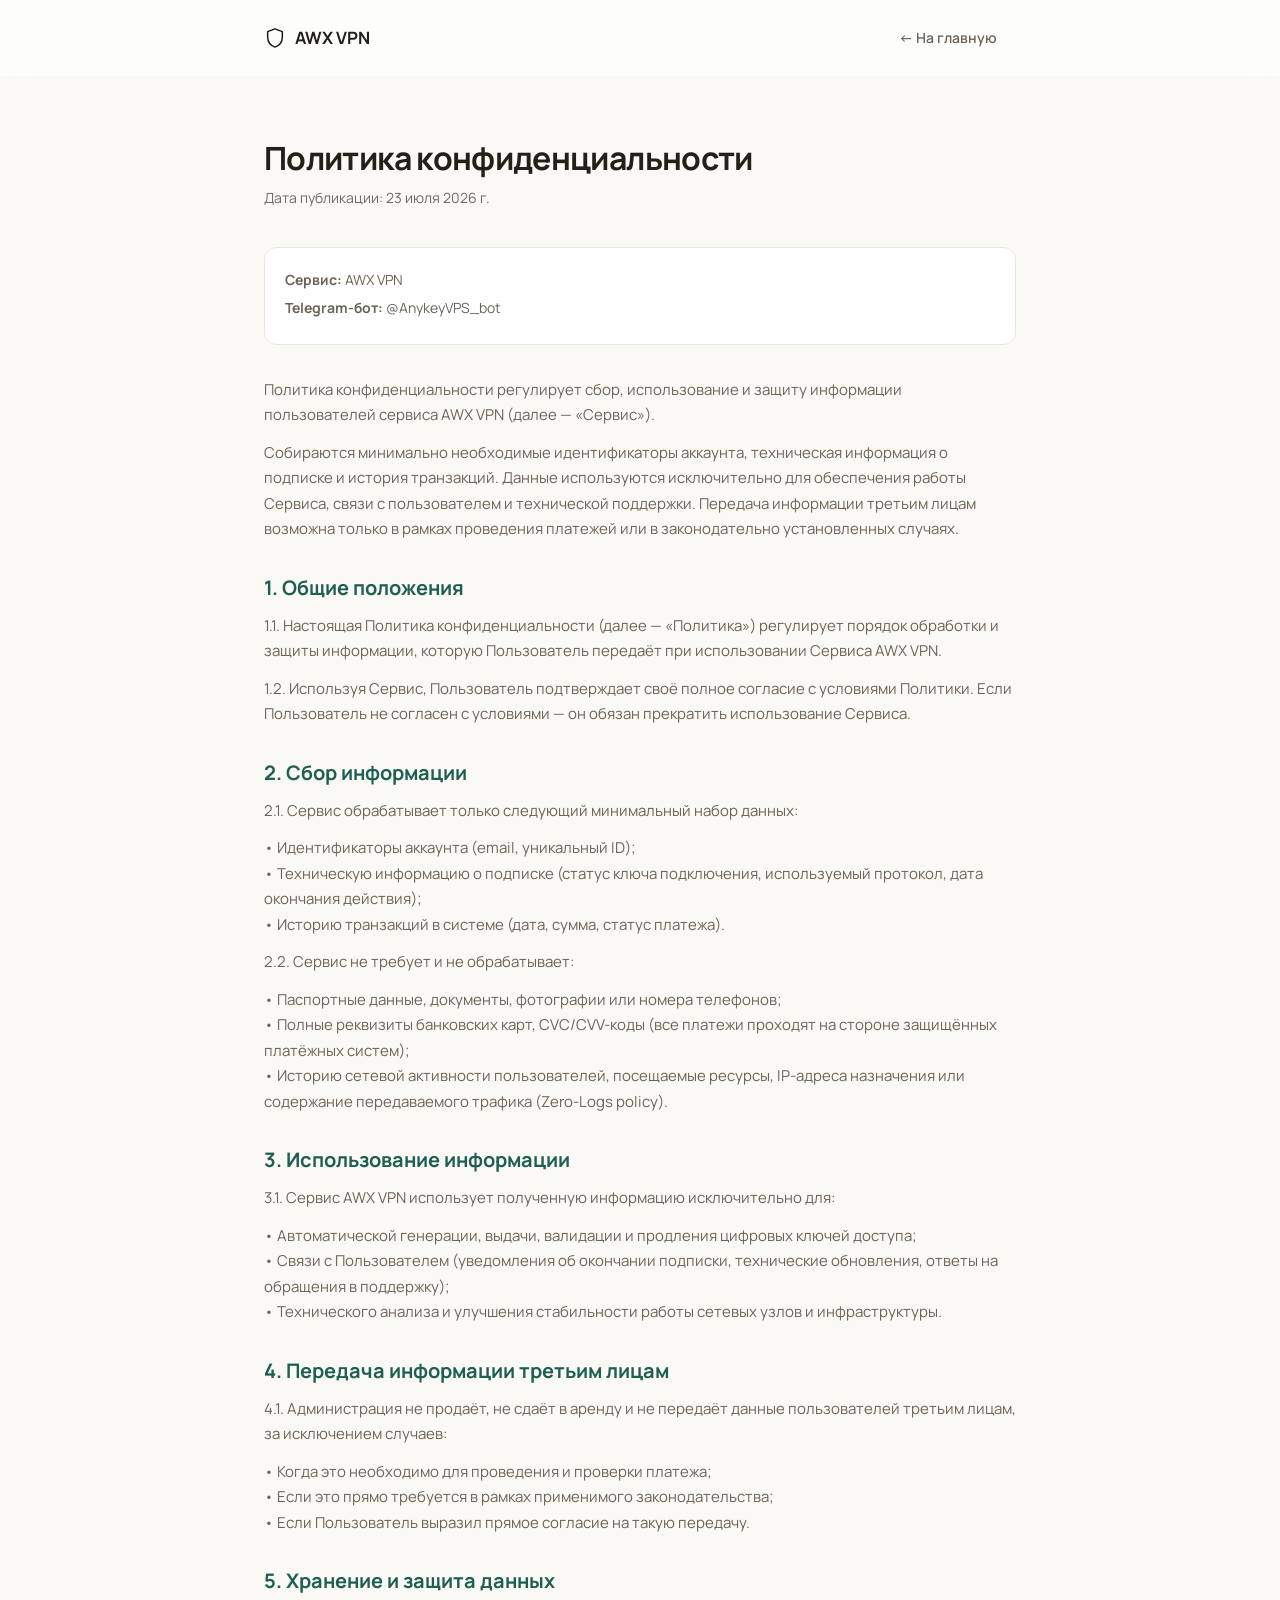
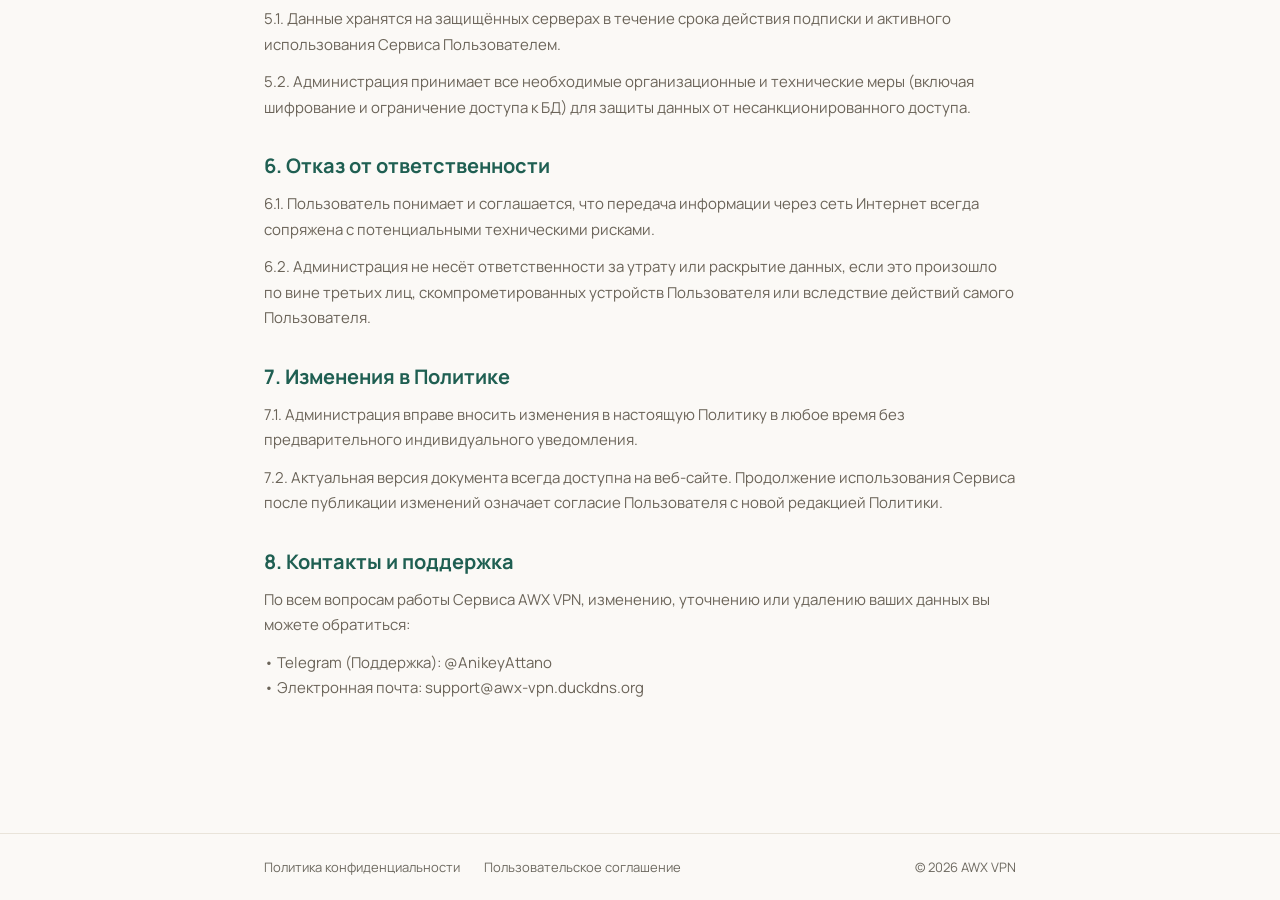
<file: frontend/privacy.html>
<!DOCTYPE html>
<html lang="ru">
<head>
<meta charset="UTF-8">
<meta name="viewport" content="width=device-width, initial-scale=1.0">
<title>Политика конфиденциальности — AWX VPN</title>
<link rel="preconnect" href="https://fonts.googleapis.com">
<link href="https://fonts.googleapis.com/css2?family=Manrope:wght@400;500;600;700&display=swap" rel="stylesheet">
<link rel="stylesheet" href="tokens.css">
<style>
  *{box-sizing:border-box;margin:0;padding:0;}
  body{background:var(--bg);color:var(--text);font-family:'Manrope',sans-serif;-webkit-font-smoothing:antialiased;}
  .wrap{max-width:800px;margin:0 auto;padding:0 24px;}
  header{position:sticky;top:0;z-index:10;background:var(--glass-bg);backdrop-filter:blur(20px);border-bottom:1px solid var(--glass-border);}
  nav{display:flex;align-items:center;justify-content:space-between;padding:18px 0;}
  .logo{display:flex;align-items:center;gap:9px;font-weight:700;font-size:17px;text-decoration:none;color:var(--text);}
  .btn{display:inline-flex;align-items:center;padding:9px 18px;border-radius:6px;font-size:14px;font-weight:600;text-decoration:none;border:1px solid transparent;transition:all .15s;}
  .btn-ghost{color:var(--text-2);}
  .btn-ghost:hover{color:var(--text);}
  .content{padding:60px 0 80px;}
  h1{font-size:32px;font-weight:700;letter-spacing:-.02em;margin-bottom:8px;}
  .date{color:var(--text-3);font-size:14px;margin-bottom:40px;}
  h2{font-size:20px;font-weight:700;margin:32px 0 12px;color:var(--accent);}
  p{font-size:15px;line-height:1.7;color:var(--text-2);margin-bottom:12px;}
  .service-info{background:var(--surface);border:1px solid var(--border);border-radius:12px;padding:20px;margin-bottom:32px;}
  .service-info p{margin-bottom:4px;font-size:14px;}
  footer{border-top:1px solid var(--border);padding:24px 0;margin-top:40px;}
  .footer-inner{display:flex;justify-content:space-between;align-items:center;flex-wrap:wrap;gap:16px;}
  .footer-links{display:flex;gap:24px;}
  .footer-links a{color:var(--text-3);text-decoration:none;font-size:13px;}
  .footer-links a:hover{color:var(--text);}
  .footer-copy{font-size:13px;color:var(--text-3);}
</style>
</head>
<body>
<header>
  <div class="wrap">
    <nav>
      <a href="/" class="logo">
        <svg width="22" height="22" viewBox="0 0 24 24" fill="none"><path d="M12 2L4 5v6c0 5.2 3.4 9.4 8 11 4.6-1.6 8-5.8 8-11V5l-8-3z" stroke="#191815" stroke-width="1.6" stroke-linejoin="round"/></svg>
        AWX VPN
      </a>
      <a href="/" class="btn btn-ghost">← На главную</a>
    </nav>
  </div>
</header>

<main class="content">
  <div class="wrap">
    <h1>Политика конфиденциальности</h1>
    <div class="date">Дата публикации: 23 июля 2026 г.</div>

    <div class="service-info">
      <p><strong>Сервис:</strong> AWX VPN</p>
      <p><strong>Telegram-бот:</strong> @AnykeyVPS_bot</p>
    </div>

    <p>Политика конфиденциальности регулирует сбор, использование и защиту информации пользователей сервиса AWX VPN (далее — «Сервис»).</p>

    <p>Собираются минимально необходимые идентификаторы аккаунта, техническая информация о подписке и история транзакций. Данные используются исключительно для обеспечения работы Сервиса, связи с пользователем и технической поддержки. Передача информации третьим лицам возможна только в рамках проведения платежей или в законодательно установленных случаях.</p>

    <h2>1. Общие положения</h2>
    <p>1.1. Настоящая Политика конфиденциальности (далее — «Политика») регулирует порядок обработки и защиты информации, которую Пользователь передаёт при использовании Сервиса AWX VPN.</p>
    <p>1.2. Используя Сервис, Пользователь подтверждает своё полное согласие с условиями Политики. Если Пользователь не согласен с условиями — он обязан прекратить использование Сервиса.</p>

    <h2>2. Сбор информации</h2>
    <p>2.1. Сервис обрабатывает только следующий минимальный набор данных:</p>
    <p>• Идентификаторы аккаунта (email, уникальный ID);<br>
    • Техническую информацию о подписке (статус ключа подключения, используемый протокол, дата окончания действия);<br>
    • Историю транзакций в системе (дата, сумма, статус платежа).</p>
    <p>2.2. Сервис не требует и не обрабатывает:</p>
    <p>• Паспортные данные, документы, фотографии или номера телефонов;<br>
    • Полные реквизиты банковских карт, CVC/CVV-коды (все платежи проходят на стороне защищённых платёжных систем);<br>
    • Историю сетевой активности пользователей, посещаемые ресурсы, IP-адреса назначения или содержание передаваемого трафика (Zero-Logs policy).</p>

    <h2>3. Использование информации</h2>
    <p>3.1. Сервис AWX VPN использует полученную информацию исключительно для:</p>
    <p>• Автоматической генерации, выдачи, валидации и продления цифровых ключей доступа;<br>
    • Связи с Пользователем (уведомления об окончании подписки, технические обновления, ответы на обращения в поддержку);<br>
    • Технического анализа и улучшения стабильности работы сетевых узлов и инфраструктуры.</p>

    <h2>4. Передача информации третьим лицам</h2>
    <p>4.1. Администрация не продаёт, не сдаёт в аренду и не передаёт данные пользователей третьим лицам, за исключением случаев:</p>
    <p>• Когда это необходимо для проведения и проверки платежа;<br>
    • Если это прямо требуется в рамках применимого законодательства;<br>
    • Если Пользователь выразил прямое согласие на такую передачу.</p>

    <h2>5. Хранение и защита данных</h2>
    <p>5.1. Данные хранятся на защищённых серверах в течение срока действия подписки и активного использования Сервиса Пользователем.</p>
    <p>5.2. Администрация принимает все необходимые организационные и технические меры (включая шифрование и ограничение доступа к БД) для защиты данных от несанкционированного доступа.</p>

    <h2>6. Отказ от ответственности</h2>
    <p>6.1. Пользователь понимает и соглашается, что передача информации через сеть Интернет всегда сопряжена с потенциальными техническими рисками.</p>
    <p>6.2. Администрация не несёт ответственности за утрату или раскрытие данных, если это произошло по вине третьих лиц, скомпрометированных устройств Пользователя или вследствие действий самого Пользователя.</p>

    <h2>7. Изменения в Политике</h2>
    <p>7.1. Администрация вправе вносить изменения в настоящую Политику в любое время без предварительного индивидуального уведомления.</p>
    <p>7.2. Актуальная версия документа всегда доступна на веб-сайте. Продолжение использования Сервиса после публикации изменений означает согласие Пользователя с новой редакцией Политики.</p>

    <h2>8. Контакты и поддержка</h2>
    <p>По всем вопросам работы Сервиса AWX VPN, изменению, уточнению или удалению ваших данных вы можете обратиться:</p>
    <p>• Telegram (Поддержка): @AnikeyAttano<br>
    • Электронная почта: support@awx-vpn.duckdns.org</p>
  </div>
</main>

<footer>
  <div class="wrap">
    <div class="footer-inner">
      <div class="footer-links">
        <a href="/privacy.html">Политика конфиденциальности</a>
        <a href="/terms.html">Пользовательское соглашение</a>
      </div>
      <div class="footer-copy">© 2026 AWX VPN</div>
    </div>
  </div>
</footer>
</body>
</html>
</file>
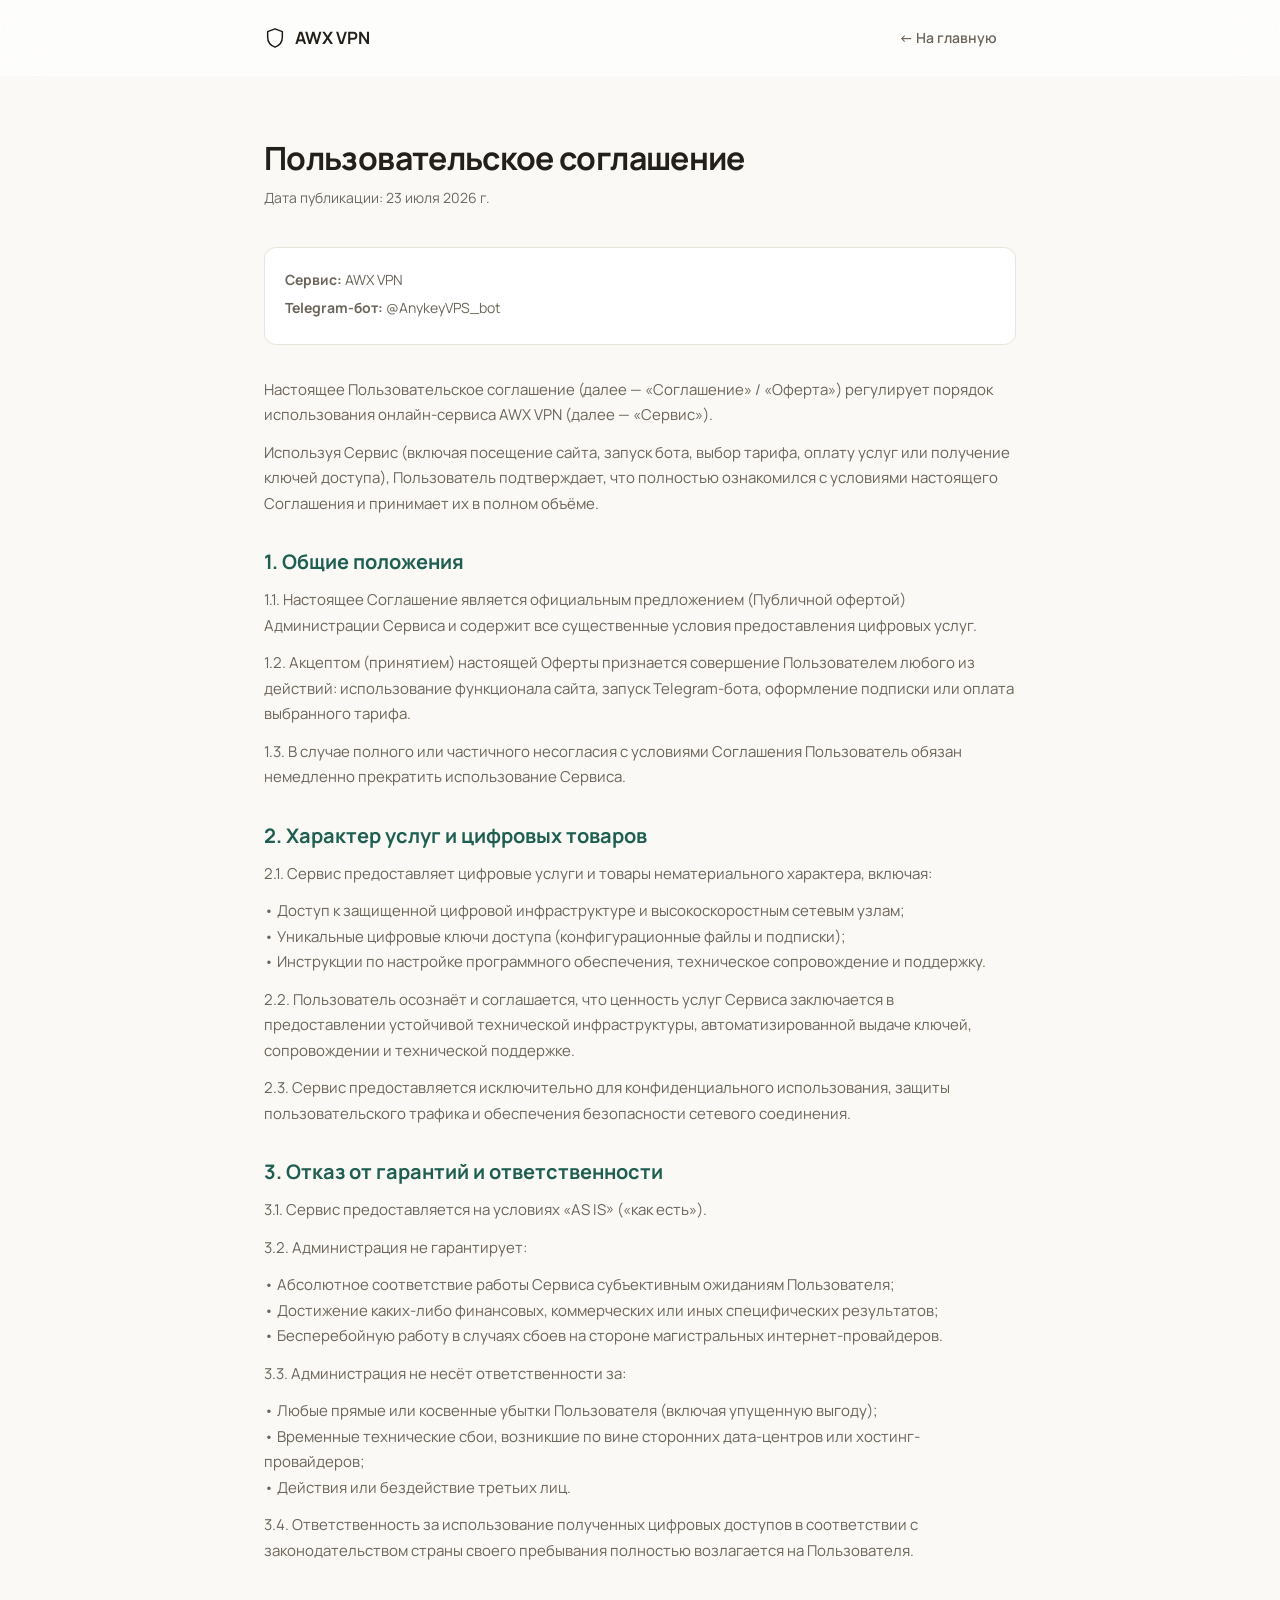
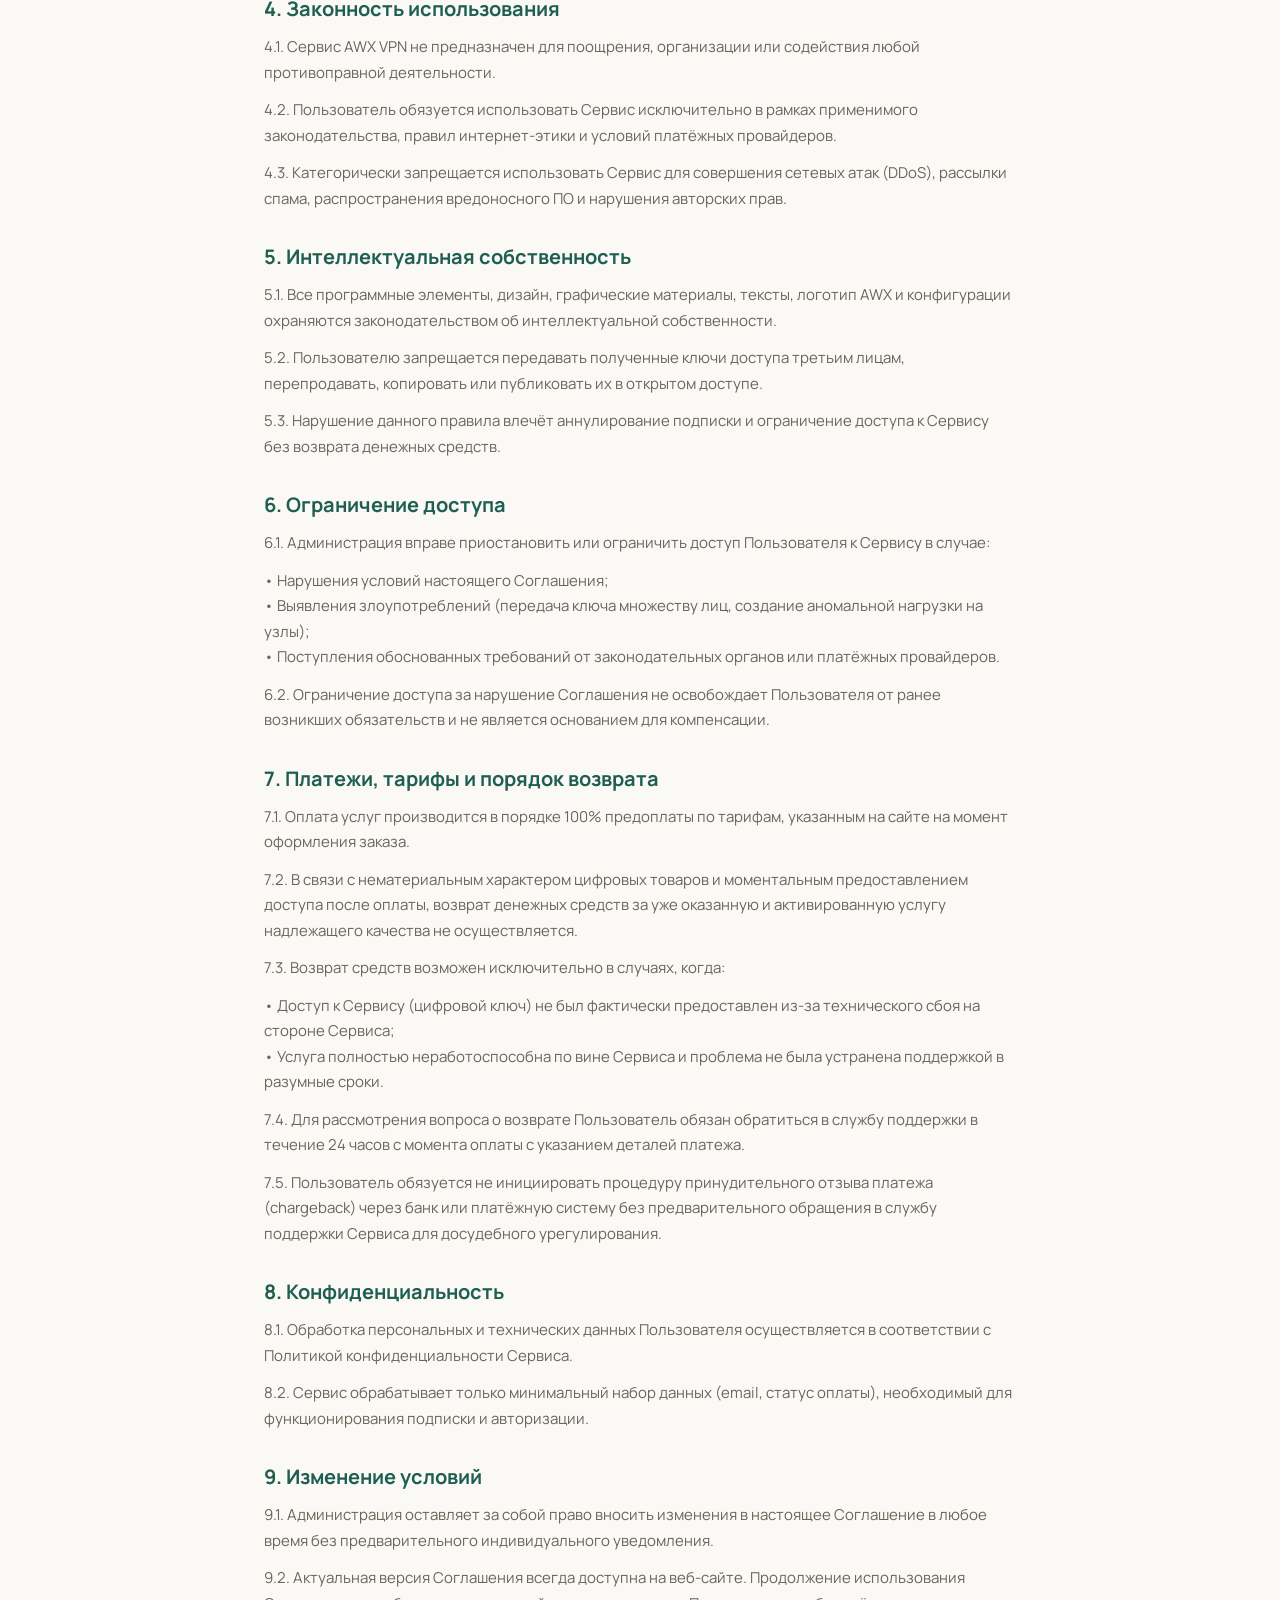
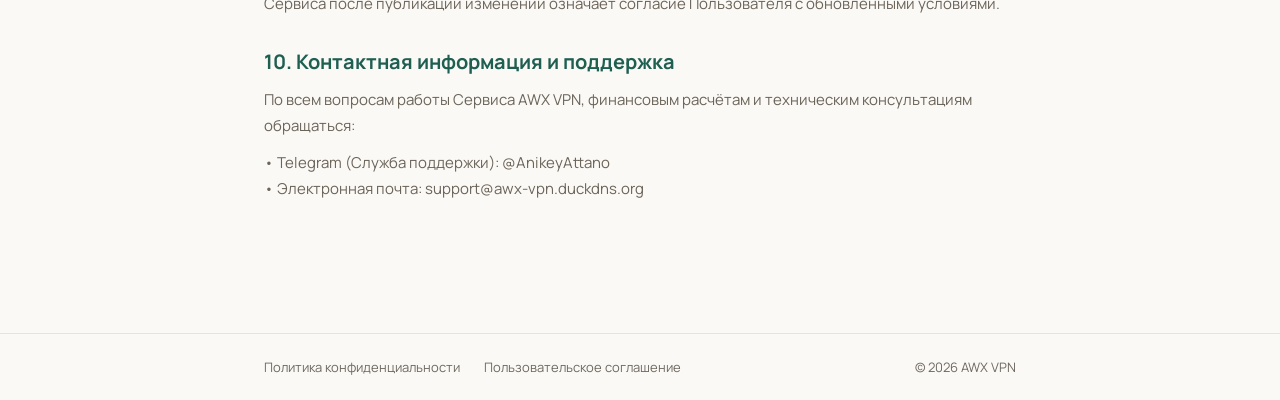
<file: frontend/terms.html>
<!DOCTYPE html>
<html lang="ru">
<head>
<meta charset="UTF-8">
<meta name="viewport" content="width=device-width, initial-scale=1.0">
<title>Пользовательское соглашение — AWX VPN</title>
<link rel="preconnect" href="https://fonts.googleapis.com">
<link href="https://fonts.googleapis.com/css2?family=Manrope:wght@400;500;600;700&display=swap" rel="stylesheet">
<link rel="stylesheet" href="tokens.css">
<style>
  *{box-sizing:border-box;margin:0;padding:0;}
  body{background:var(--bg);color:var(--text);font-family:'Manrope',sans-serif;-webkit-font-smoothing:antialiased;}
  .wrap{max-width:800px;margin:0 auto;padding:0 24px;}
  header{position:sticky;top:0;z-index:10;background:var(--glass-bg);backdrop-filter:blur(20px);border-bottom:1px solid var(--glass-border);}
  nav{display:flex;align-items:center;justify-content:space-between;padding:18px 0;}
  .logo{display:flex;align-items:center;gap:9px;font-weight:700;font-size:17px;text-decoration:none;color:var(--text);}
  .btn{display:inline-flex;align-items:center;padding:9px 18px;border-radius:6px;font-size:14px;font-weight:600;text-decoration:none;border:1px solid transparent;transition:all .15s;}
  .btn-ghost{color:var(--text-2);}
  .btn-ghost:hover{color:var(--text);}
  .content{padding:60px 0 80px;}
  h1{font-size:32px;font-weight:700;letter-spacing:-.02em;margin-bottom:8px;}
  .date{color:var(--text-3);font-size:14px;margin-bottom:40px;}
  h2{font-size:20px;font-weight:700;margin:32px 0 12px;color:var(--accent);}
  p{font-size:15px;line-height:1.7;color:var(--text-2);margin-bottom:12px;}
  .service-info{background:var(--surface);border:1px solid var(--border);border-radius:12px;padding:20px;margin-bottom:32px;}
  .service-info p{margin-bottom:4px;font-size:14px;}
  footer{border-top:1px solid var(--border);padding:24px 0;margin-top:40px;}
  .footer-inner{display:flex;justify-content:space-between;align-items:center;flex-wrap:wrap;gap:16px;}
  .footer-links{display:flex;gap:24px;}
  .footer-links a{color:var(--text-3);text-decoration:none;font-size:13px;}
  .footer-links a:hover{color:var(--text);}
  .footer-copy{font-size:13px;color:var(--text-3);}
</style>
</head>
<body>
<header>
  <div class="wrap">
    <nav>
      <a href="/" class="logo">
        <svg width="22" height="22" viewBox="0 0 24 24" fill="none"><path d="M12 2L4 5v6c0 5.2 3.4 9.4 8 11 4.6-1.6 8-5.8 8-11V5l-8-3z" stroke="#191815" stroke-width="1.6" stroke-linejoin="round"/></svg>
        AWX VPN
      </a>
      <a href="/" class="btn btn-ghost">← На главную</a>
    </nav>
  </div>
</header>

<main class="content">
  <div class="wrap">
    <h1>Пользовательское соглашение</h1>
    <div class="date">Дата публикации: 23 июля 2026 г.</div>

    <div class="service-info">
      <p><strong>Сервис:</strong> AWX VPN</p>
      <p><strong>Telegram-бот:</strong> @AnykeyVPS_bot</p>
    </div>

    <p>Настоящее Пользовательское соглашение (далее — «Соглашение» / «Оферта») регулирует порядок использования онлайн-сервиса AWX VPN (далее — «Сервис»).</p>

    <p>Используя Сервис (включая посещение сайта, запуск бота, выбор тарифа, оплату услуг или получение ключей доступа), Пользователь подтверждает, что полностью ознакомился с условиями настоящего Соглашения и принимает их в полном объёме.</p>

    <h2>1. Общие положения</h2>
    <p>1.1. Настоящее Соглашение является официальным предложением (Публичной офертой) Администрации Сервиса и содержит все существенные условия предоставления цифровых услуг.</p>
    <p>1.2. Акцептом (принятием) настоящей Оферты признается совершение Пользователем любого из действий: использование функционала сайта, запуск Telegram-бота, оформление подписки или оплата выбранного тарифа.</p>
    <p>1.3. В случае полного или частичного несогласия с условиями Соглашения Пользователь обязан немедленно прекратить использование Сервиса.</p>

    <h2>2. Характер услуг и цифровых товаров</h2>
    <p>2.1. Сервис предоставляет цифровые услуги и товары нематериального характера, включая:</p>
    <p>• Доступ к защищенной цифровой инфраструктуре и высокоскоростным сетевым узлам;<br>
    • Уникальные цифровые ключи доступа (конфигурационные файлы и подписки);<br>
    • Инструкции по настройке программного обеспечения, техническое сопровождение и поддержку.</p>
    <p>2.2. Пользователь осознаёт и соглашается, что ценность услуг Сервиса заключается в предоставлении устойчивой технической инфраструктуры, автоматизированной выдаче ключей, сопровождении и технической поддержке.</p>
    <p>2.3. Сервис предоставляется исключительно для конфиденциального использования, защиты пользовательского трафика и обеспечения безопасности сетевого соединения.</p>

    <h2>3. Отказ от гарантий и ответственности</h2>
    <p>3.1. Сервис предоставляется на условиях «AS IS» («как есть»).</p>
    <p>3.2. Администрация не гарантирует:</p>
    <p>• Абсолютное соответствие работы Сервиса субъективным ожиданиям Пользователя;<br>
    • Достижение каких-либо финансовых, коммерческих или иных специфических результатов;<br>
    • Бесперебойную работу в случаях сбоев на стороне магистральных интернет-провайдеров.</p>
    <p>3.3. Администрация не несёт ответственности за:</p>
    <p>• Любые прямые или косвенные убытки Пользователя (включая упущенную выгоду);<br>
    • Временные технические сбои, возникшие по вине сторонних дата-центров или хостинг-провайдеров;<br>
    • Действия или бездействие третьих лиц.</p>
    <p>3.4. Ответственность за использование полученных цифровых доступов в соответствии с законодательством страны своего пребывания полностью возлагается на Пользователя.</p>

    <h2>4. Законность использования</h2>
    <p>4.1. Сервис AWX VPN не предназначен для поощрения, организации или содействия любой противоправной деятельности.</p>
    <p>4.2. Пользователь обязуется использовать Сервис исключительно в рамках применимого законодательства, правил интернет-этики и условий платёжных провайдеров.</p>
    <p>4.3. Категорически запрещается использовать Сервис для совершения сетевых атак (DDoS), рассылки спама, распространения вредоносного ПО и нарушения авторских прав.</p>

    <h2>5. Интеллектуальная собственность</h2>
    <p>5.1. Все программные элементы, дизайн, графические материалы, тексты, логотип AWX и конфигурации охраняются законодательством об интеллектуальной собственности.</p>
    <p>5.2. Пользователю запрещается передавать полученные ключи доступа третьим лицам, перепродавать, копировать или публиковать их в открытом доступе.</p>
    <p>5.3. Нарушение данного правила влечёт аннулирование подписки и ограничение доступа к Сервису без возврата денежных средств.</p>

    <h2>6. Ограничение доступа</h2>
    <p>6.1. Администрация вправе приостановить или ограничить доступ Пользователя к Сервису в случае:</p>
    <p>• Нарушения условий настоящего Соглашения;<br>
    • Выявления злоупотреблений (передача ключа множеству лиц, создание аномальной нагрузки на узлы);<br>
    • Поступления обоснованных требований от законодательных органов или платёжных провайдеров.</p>
    <p>6.2. Ограничение доступа за нарушение Соглашения не освобождает Пользователя от ранее возникших обязательств и не является основанием для компенсации.</p>

    <h2>7. Платежи, тарифы и порядок возврата</h2>
    <p>7.1. Оплата услуг производится в порядке 100% предоплаты по тарифам, указанным на сайте на момент оформления заказа.</p>
    <p>7.2. В связи с нематериальным характером цифровых товаров и моментальным предоставлением доступа после оплаты, возврат денежных средств за уже оказанную и активированную услугу надлежащего качества не осуществляется.</p>
    <p>7.3. Возврат средств возможен исключительно в случаях, когда:</p>
    <p>• Доступ к Сервису (цифровой ключ) не был фактически предоставлен из-за технического сбоя на стороне Сервиса;<br>
    • Услуга полностью неработоспособна по вине Сервиса и проблема не была устранена поддержкой в разумные сроки.</p>
    <p>7.4. Для рассмотрения вопроса о возврате Пользователь обязан обратиться в службу поддержки в течение 24 часов с момента оплаты с указанием деталей платежа.</p>
    <p>7.5. Пользователь обязуется не инициировать процедуру принудительного отзыва платежа (chargeback) через банк или платёжную систему без предварительного обращения в службу поддержки Сервиса для досудебного урегулирования.</p>

    <h2>8. Конфиденциальность</h2>
    <p>8.1. Обработка персональных и технических данных Пользователя осуществляется в соответствии с Политикой конфиденциальности Сервиса.</p>
    <p>8.2. Сервис обрабатывает только минимальный набор данных (email, статус оплаты), необходимый для функционирования подписки и авторизации.</p>

    <h2>9. Изменение условий</h2>
    <p>9.1. Администрация оставляет за собой право вносить изменения в настоящее Соглашение в любое время без предварительного индивидуального уведомления.</p>
    <p>9.2. Актуальная версия Соглашения всегда доступна на веб-сайте. Продолжение использования Сервиса после публикации изменений означает согласие Пользователя с обновлёнными условиями.</p>

    <h2>10. Контактная информация и поддержка</h2>
    <p>По всем вопросам работы Сервиса AWX VPN, финансовым расчётам и техническим консультациям обращаться:</p>
    <p>• Telegram (Служба поддержки): @AnikeyAttano<br>
    • Электронная почта: support@awx-vpn.duckdns.org</p>
  </div>
</main>

<footer>
  <div class="wrap">
    <div class="footer-inner">
      <div class="footer-links">
        <a href="/privacy.html">Политика конфиденциальности</a>
        <a href="/terms.html">Пользовательское соглашение</a>
      </div>
      <div class="footer-copy">© 2026 AWX VPN</div>
    </div>
  </div>
</footer>
</body>
</html>
</file>
<file: frontend/tokens.css>
/* ============================================================
   AWX-WEB-lite · Дизайн-токены «Светлый премиум»
   Единый источник правды для index.html, account.html, admin.html
   Подключение: <link rel="stylesheet" href="tokens.css">
   ------------------------------------------------------------
   Три слоя (по design-system скиллу):
     1. Primitive  — сырые значения (цвета, шаги шрифта)
     2. Semantic   — роли (--surface, --accent, ...)
     3. Component  — готовые компонентные токены (--shadow-card, --radius-lg, ...)
   ============================================================ */

/* ---------- 1. PRIMITIVE · палитра ---------- */
:root{
  /* Зелёная гамма (премиум-глубокий изумруд) */
  --green-50:#F0F7F4;
  --green-100:#DCEBE4;
  --green-200:#B9D7CB;
  --green-300:#8FBBA8;
  --green-400:#5C9A81;
  --green-500:#2F7A5E;
  --green-600:#1F5F52;   /* фирменный акцент проекта */
  --green-700:#17493F;
  --green-800:#123932;
  --green-900:#0D2B26;

  /* Тёплая нейтральная гамма (кремово-бежевый фон) */
  --stone-50:#FBF9F6;
  --stone-100:#F4F1EB;
  --stone-200:#E9E4DA;
  --stone-300:#D8D2C6;
  --stone-400:#B4AC9E;
  --stone-500:#8A8273;
  --stone-600:#6B6459;
  --stone-700:#514C43;
  --stone-800:#38342E;
  --stone-900:#232019;

  /* Системные цвета */
  --red-500:#D64545;
  --red-600:#B92F2F;
  --red-50:#FBEFEF;
  --amber-500:#D9A406;
  --amber-600:#B88906;
  --amber-50:#FCF5DE;
  --blue-500:#4C5EA8;
  --blue-600:#3D4C8C;
  --blue-50:#EEF0FA;

  /* Статистика / графики (серия) */
  --serie-1:#2F7A5E;  /* зелёный  */
  --serie-2:#C77B2A;  /* янтарь   */
  --serie-3:#4C5EA8;  /* индиго   */
  --serie-4:#A85C7C;  /* розовый  */
  --serie-5:#1F5F52;  /* акцент   */

  /* ---------- 2. SEMANTIC · роли ---------- */
  --bg:          var(--stone-50);
  --surface:     #FFFFFF;
  --surface-2:   var(--stone-100);
  --surface-3:   var(--stone-200);
  --border:      var(--stone-200);
  --border-strong:var(--stone-300);

  --text:        var(--stone-900);
  --text-2:      var(--stone-600);
  /* Третичный текст — затемнён до #6E6A61: WCAG AA ≥4.5:1 на белом/кремовом.
     Раньше stone-400 (#B4AC9E ≈2.6:1) — не проходил контраст для обычного текста. */
  --text-3:      #6E6A61;

  --accent:      var(--green-600);
  --accent-hover:var(--green-700);
  --accent-soft: var(--green-50);
  --on-accent:   #FFFFFF;

  --ok:          var(--green-600);
  --ok-soft:     var(--green-50);
  --warn:        var(--amber-600);
  --warn-soft:   var(--amber-50);
  --err:         var(--red-600);
  --err-soft:    var(--red-50);
  --info:        var(--blue-600);
  --info-soft:   var(--blue-50);

  /* Алиасы для обратной совместимости (старые имена в JS/HTML) */
  --accent-bg:   var(--accent-soft);
  --c1: var(--serie-1);  --c2: var(--serie-2);
  --c3: var(--serie-3);  --c4: var(--serie-4);
  --danger: var(--err);

  /* Стекло (glassmorphism) — премиальная лёгкость */
  --glass-bg:        rgba(255,255,255,.58);
  --glass-bg-strong: rgba(255,255,255,.78);
  --glass-border:    rgba(255,255,255,.85);
  --glass-blur:      18px;
  --glass-shadow:    0 8px 32px rgba(35,32,25,.08);

  /* ---------- 3. COMPONENT · компонентные токены ---------- */

  /* Типографика */
  --font-sans: 'Manrope', -apple-system, BlinkMacSystemFont, 'Segoe UI', sans-serif;
  --font-mono: 'JetBrains Mono', ui-monospace, 'SF Mono', Menlo, Consolas, monospace;

  /* Радиусы */
  --radius-xs:6px;
  --radius-sm:8px;
  --radius-md:12px;
  --radius-lg:16px;
  --radius-xl:20px;
  --radius-full:999px;

  /* Тени — мягкие, тёплые, многослойные */
  --shadow-xs: 0 1px 2px rgba(35,32,25,.04);
  --shadow-sm: 0 1px 3px rgba(35,32,25,.06), 0 1px 2px rgba(35,32,25,.04);
  --shadow-md: 0 4px 12px rgba(35,32,25,.07), 0 2px 4px rgba(35,32,25,.05);
  --shadow-lg: 0 12px 32px rgba(35,32,25,.10), 0 4px 12px rgba(35,32,25,.06);
  --shadow-xl: 0 24px 64px rgba(35,32,25,.16), 0 8px 20px rgba(35,32,25,.08);
  --shadow-card: var(--shadow-sm);
  --shadow-card-hover: var(--shadow-md);
  --shadow-modal: var(--shadow-xl);

  /* Фокус-кольцо (доступность) */
  --focus-ring: 0 0 0 3px rgba(31,95,82,.22);

  /* Движение */
  --ease: cubic-bezier(.22,.61,.36,1);
  --dur-1: 120ms;
  --dur-2: 200ms;
  --dur-3: 300ms;

  /* Сайдбар */
  --sidebar-w: 232px;
}
</file>
